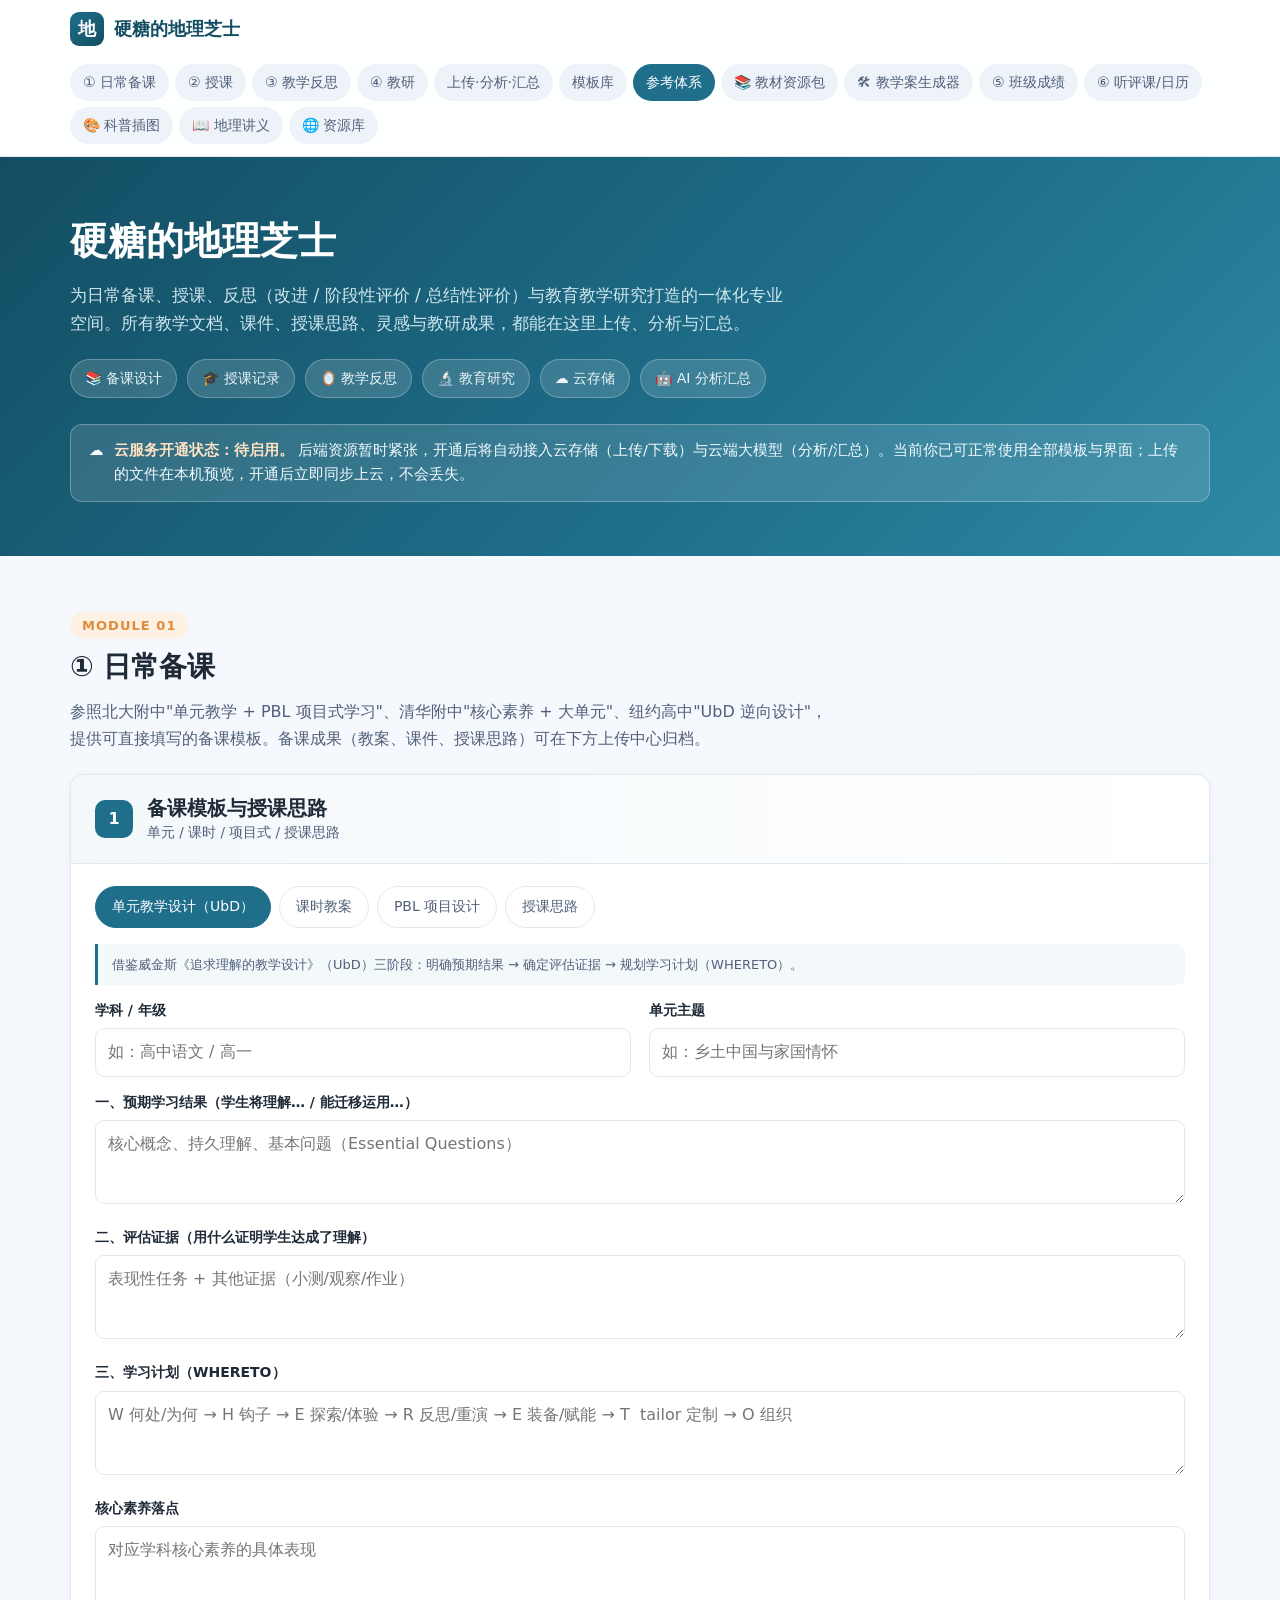
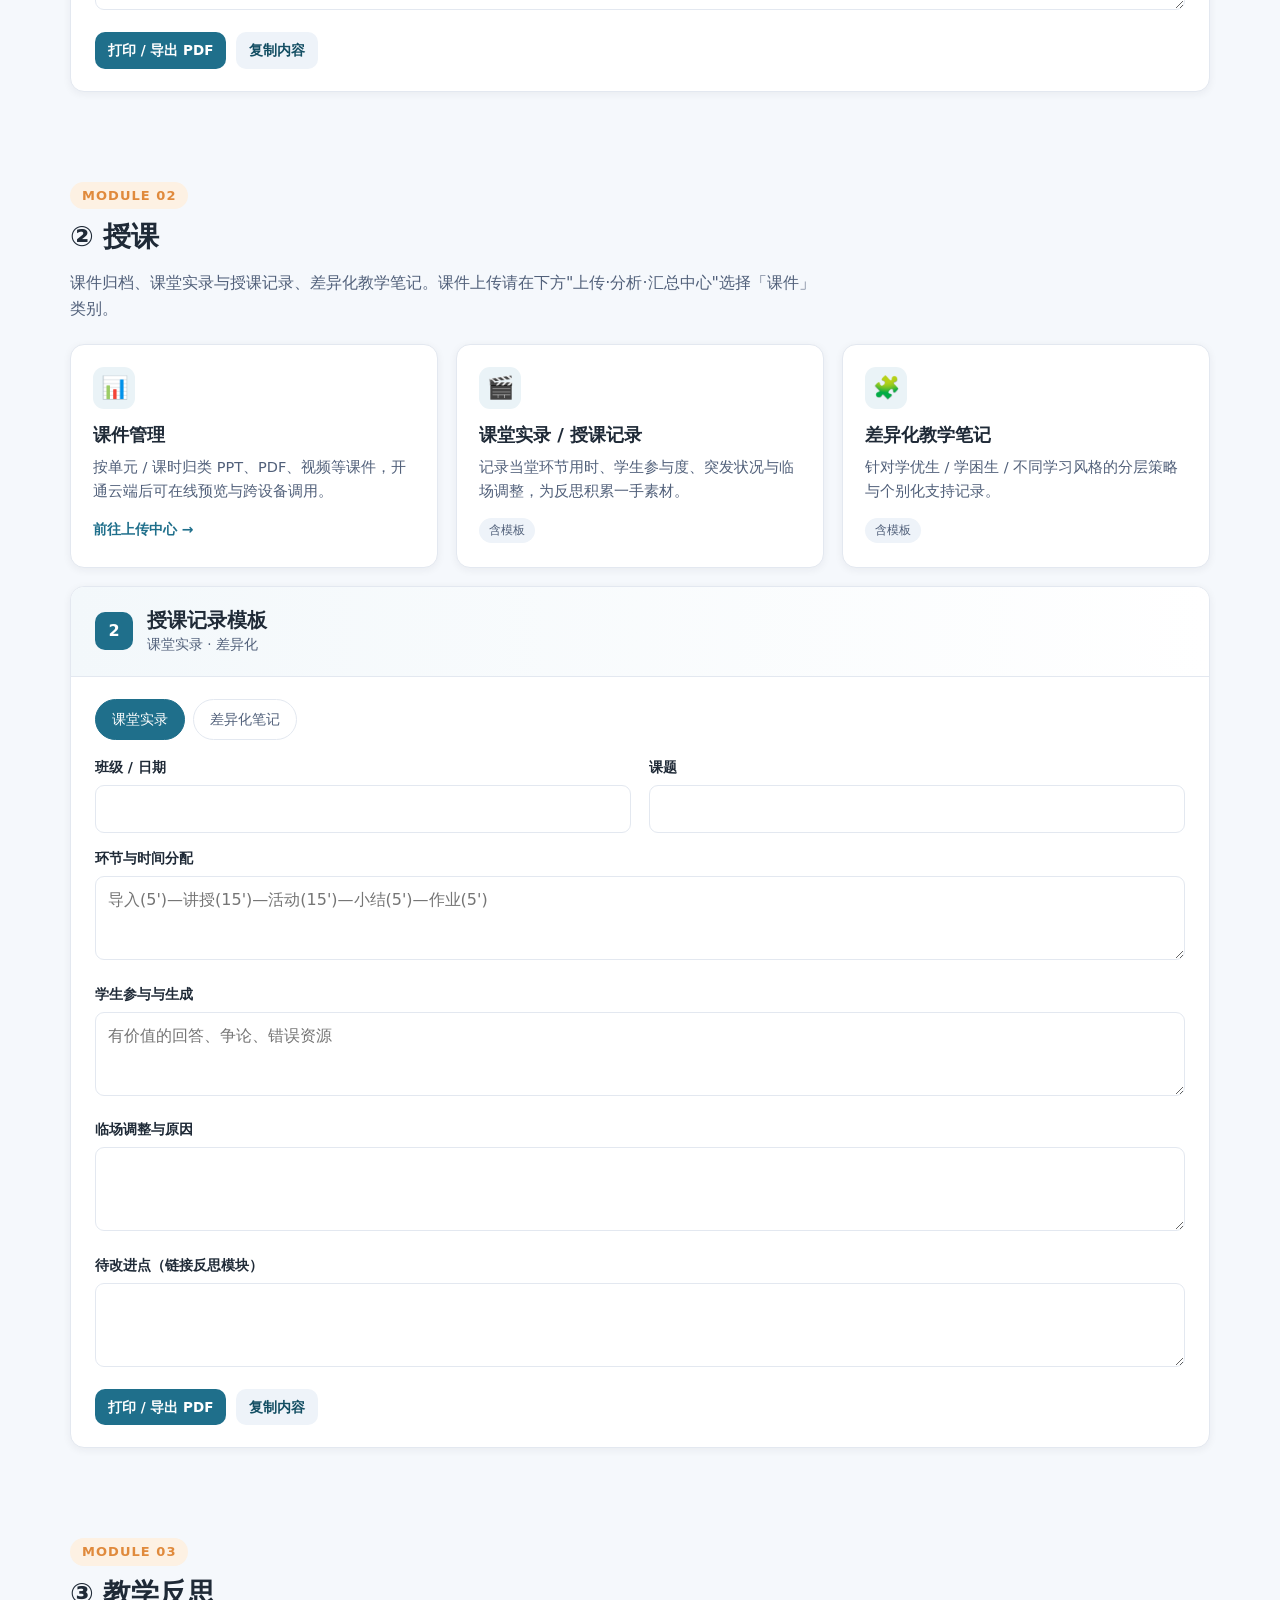
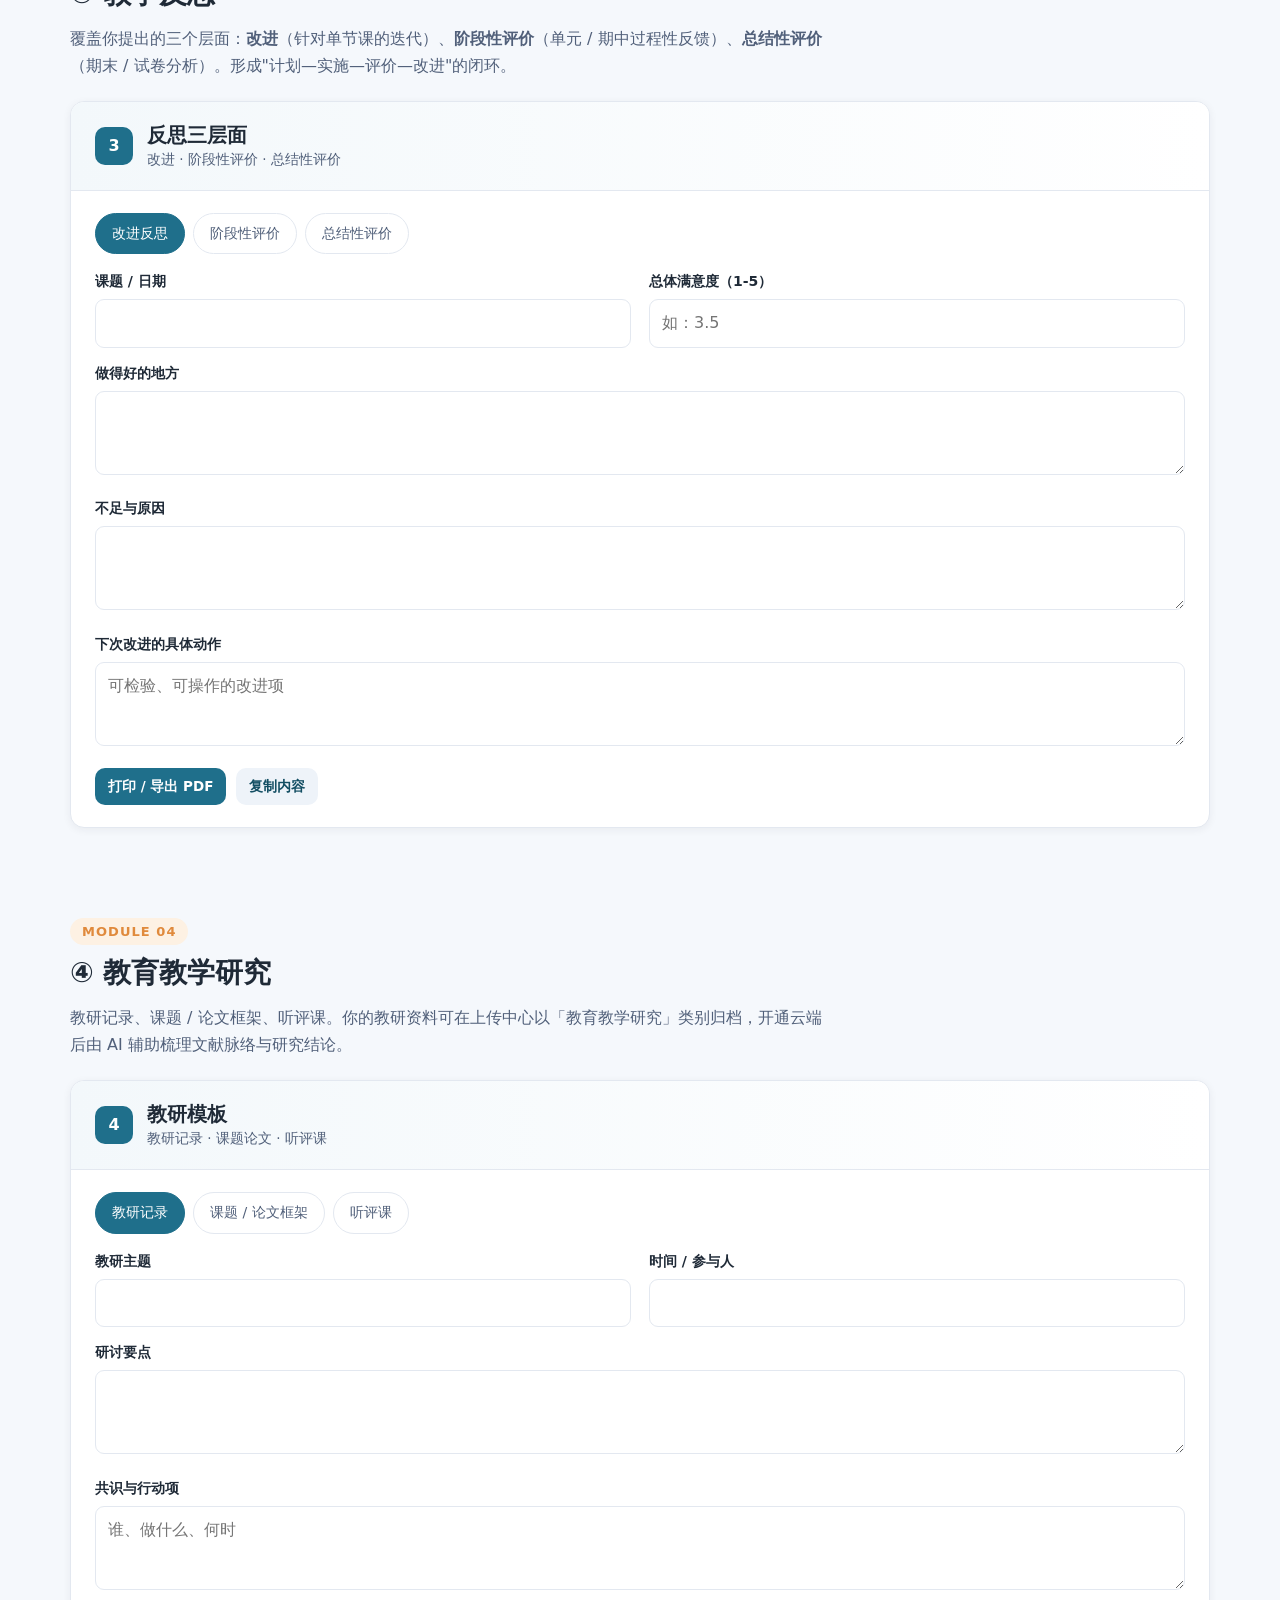
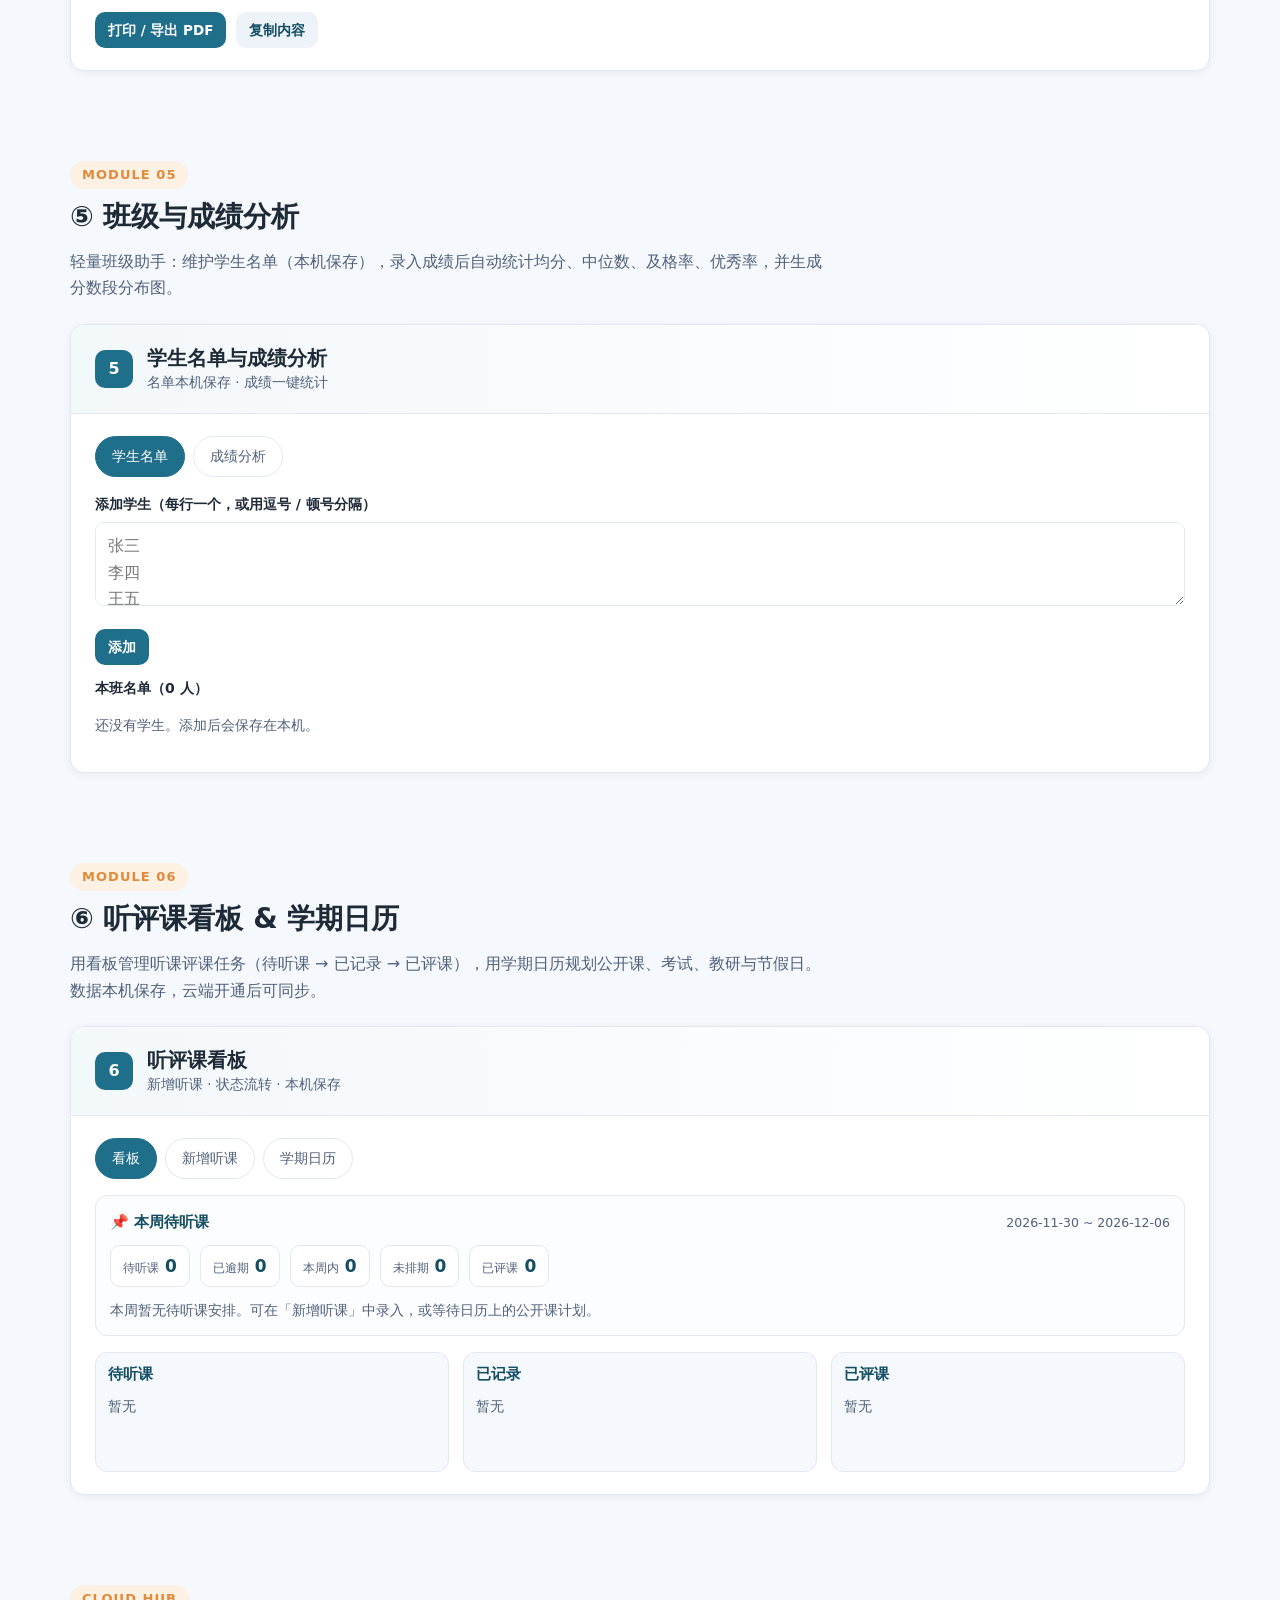
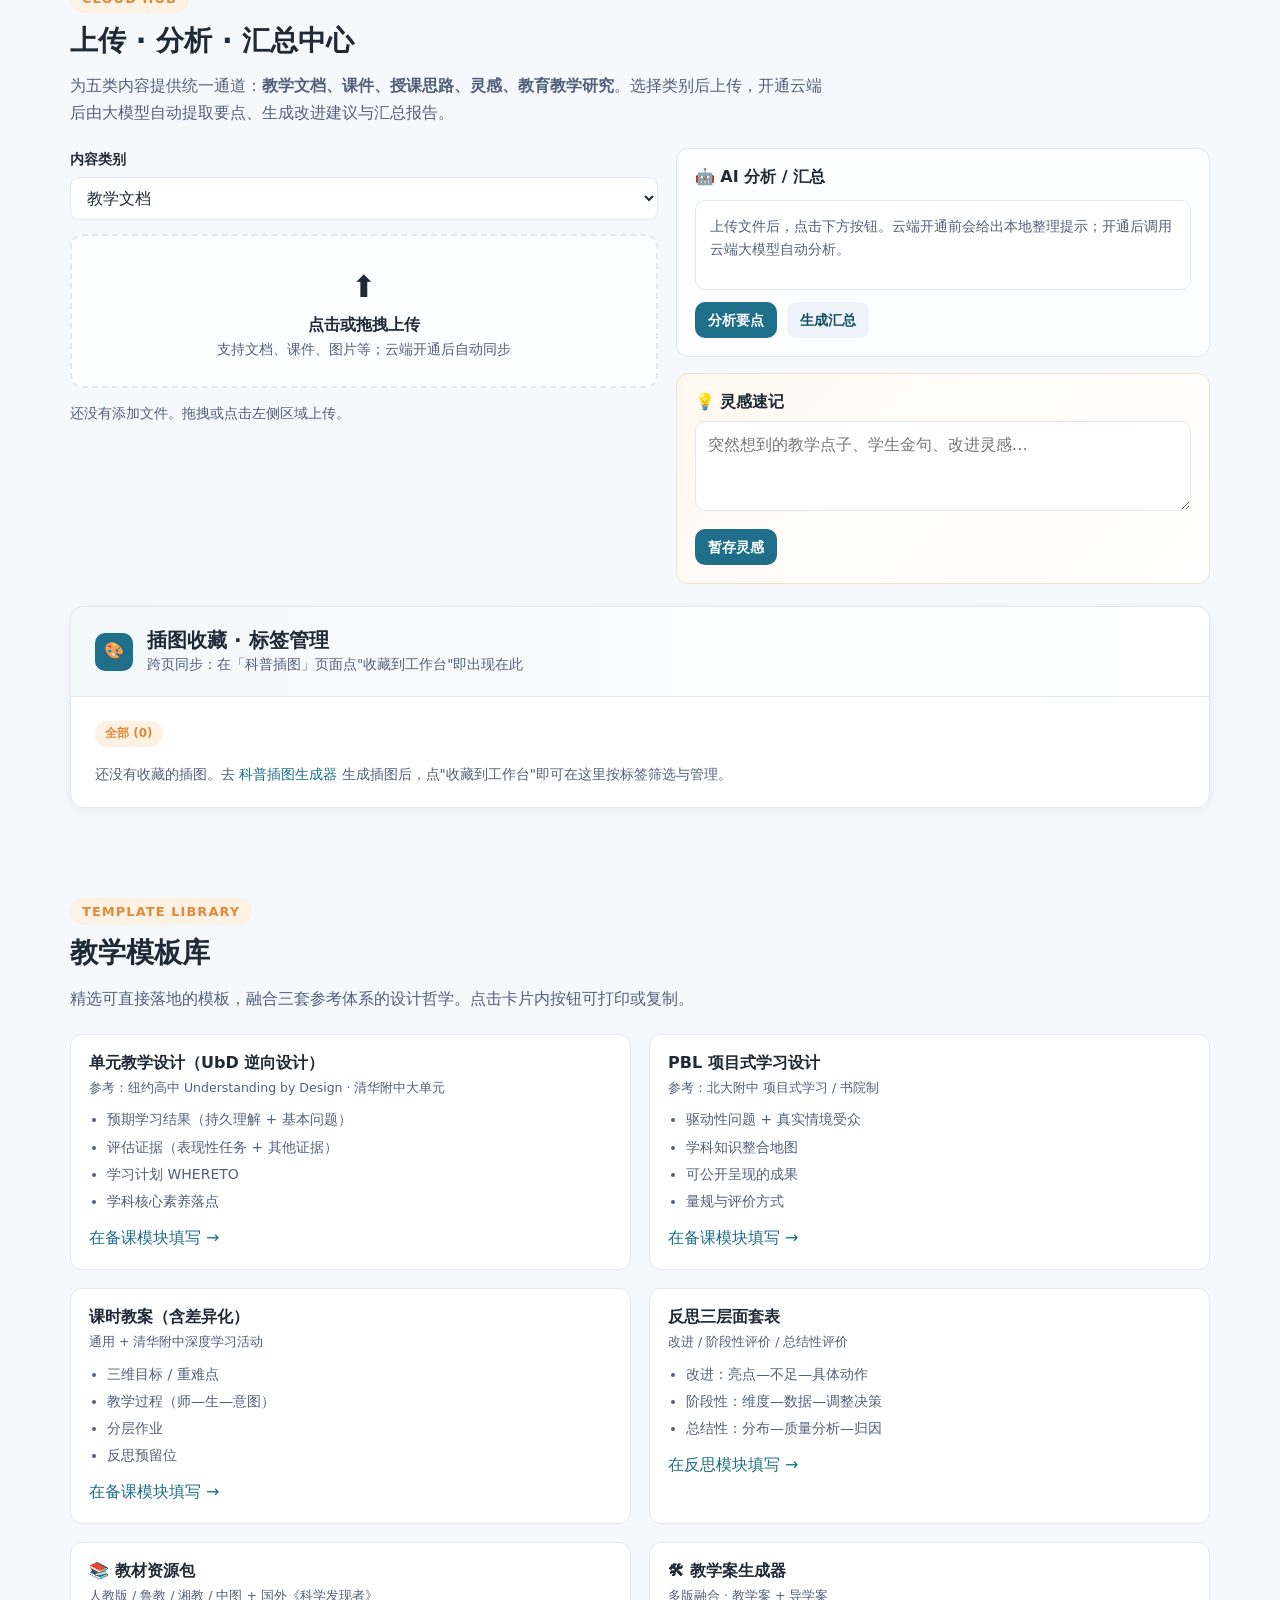
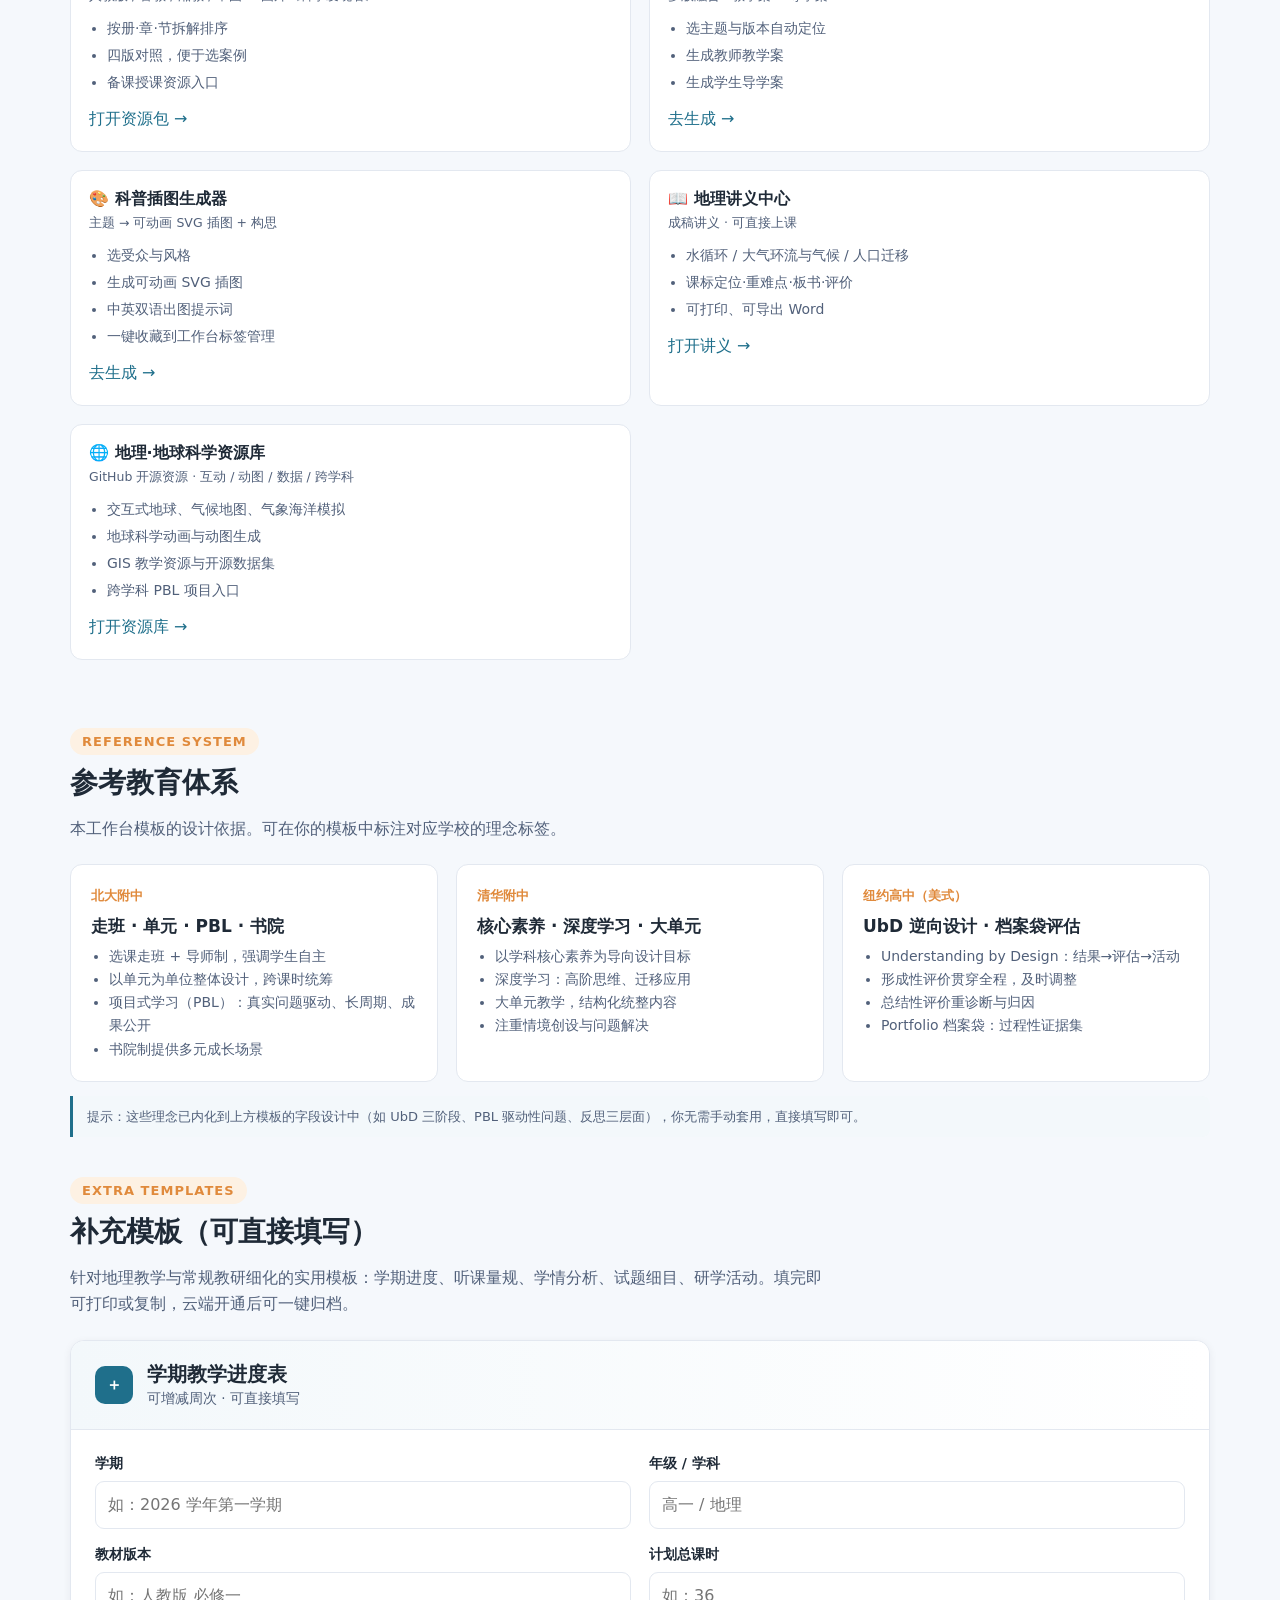
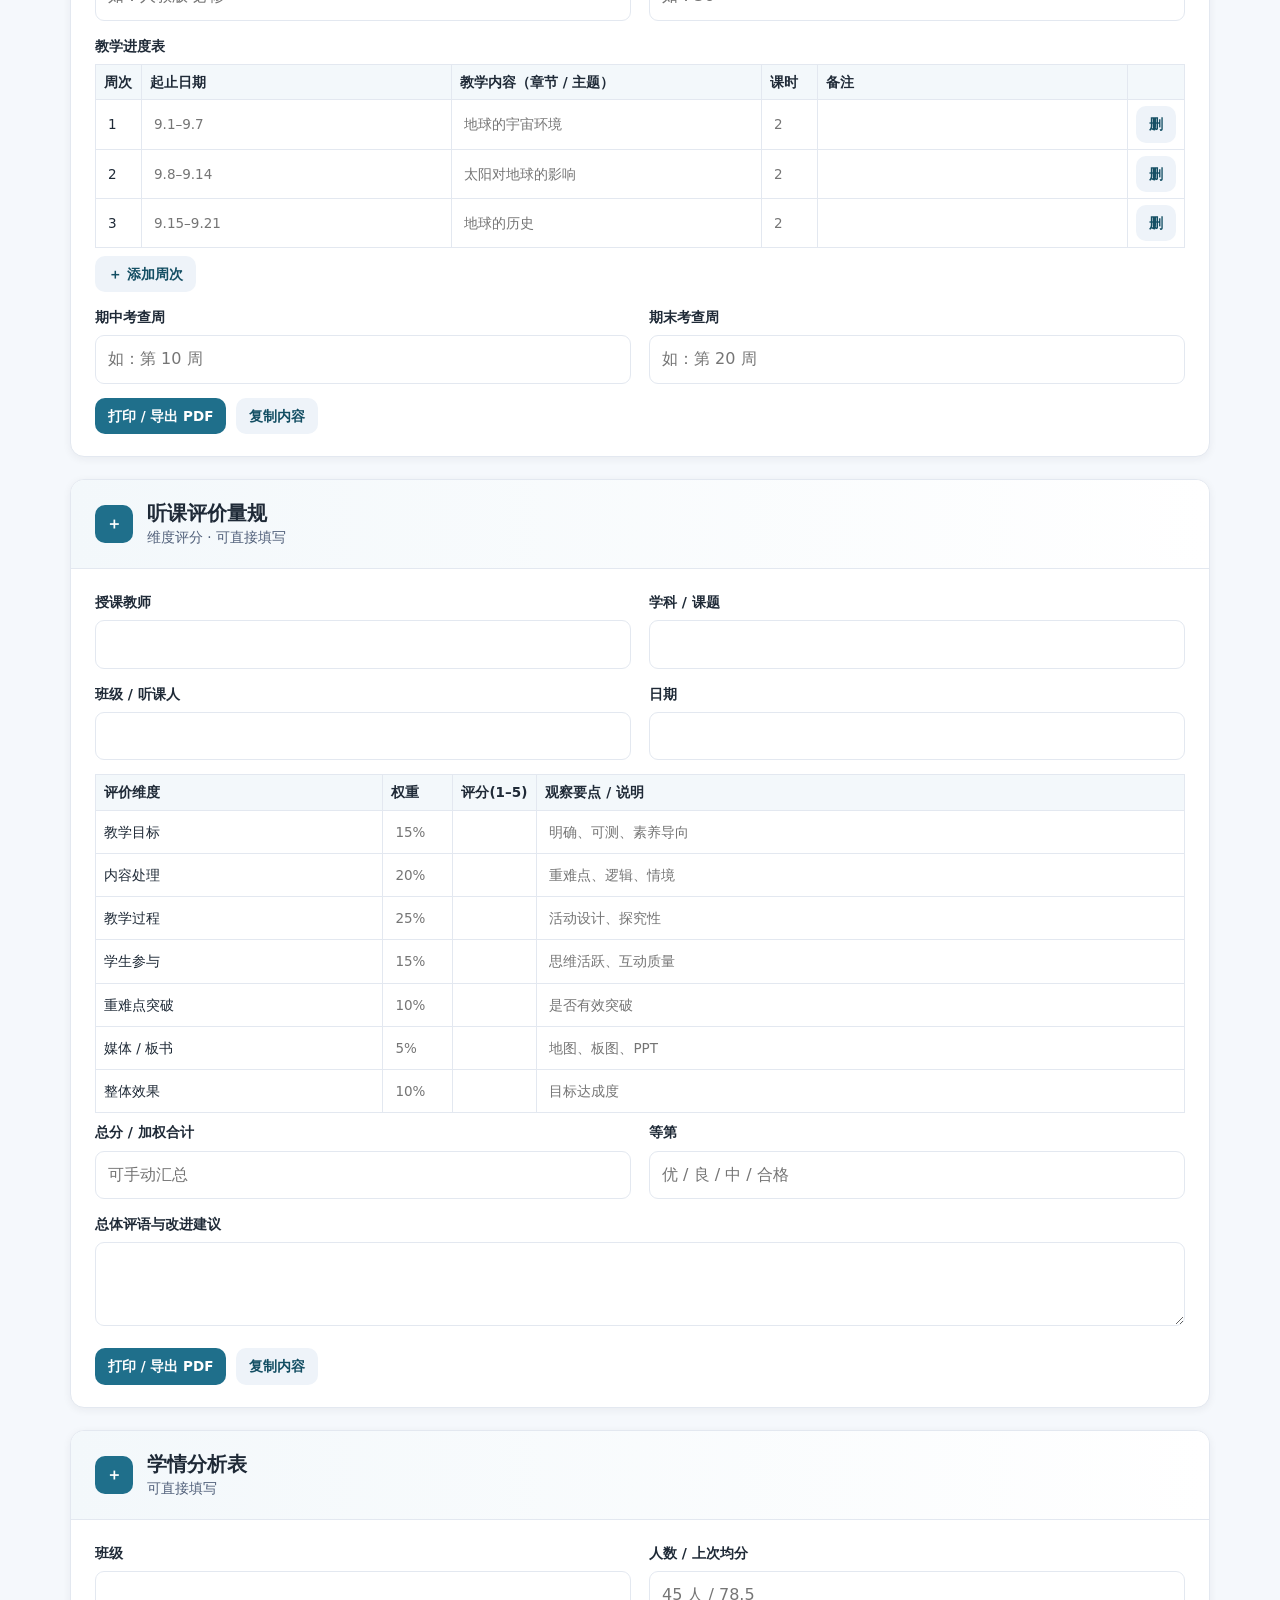
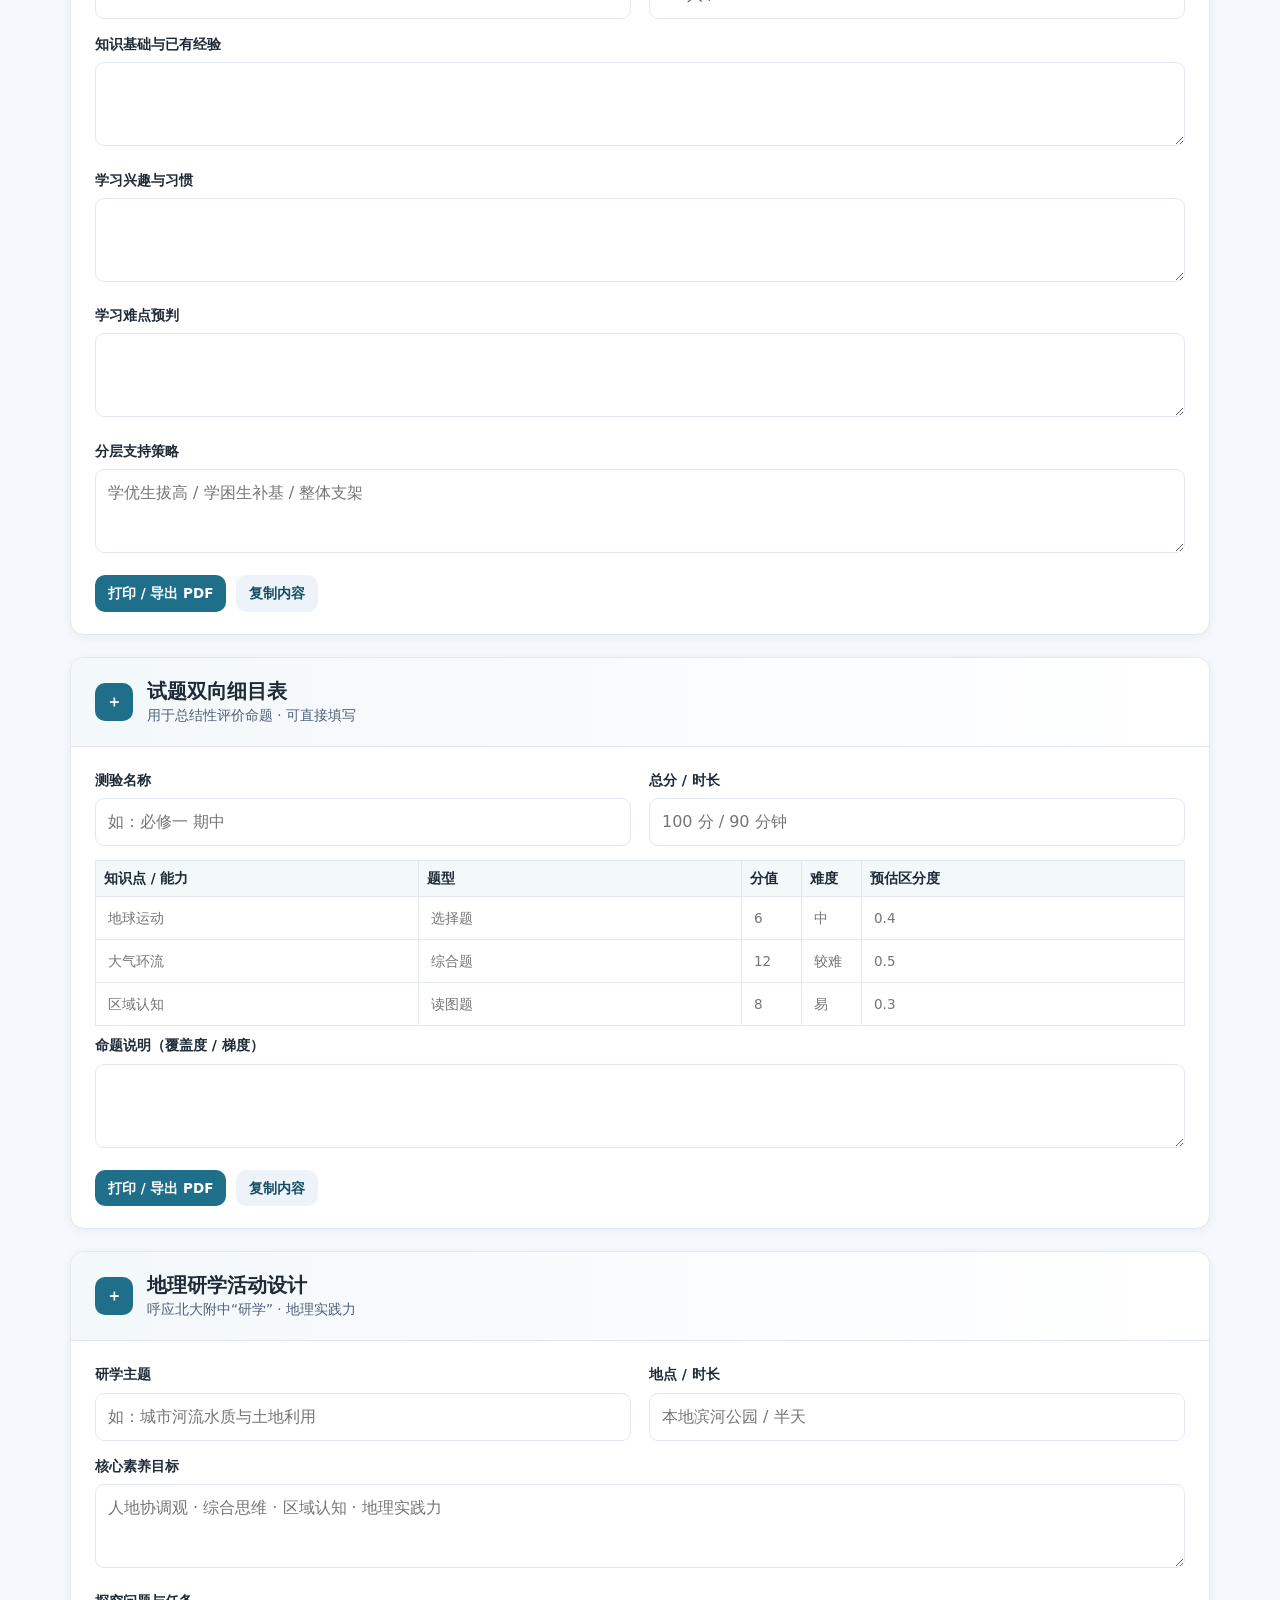
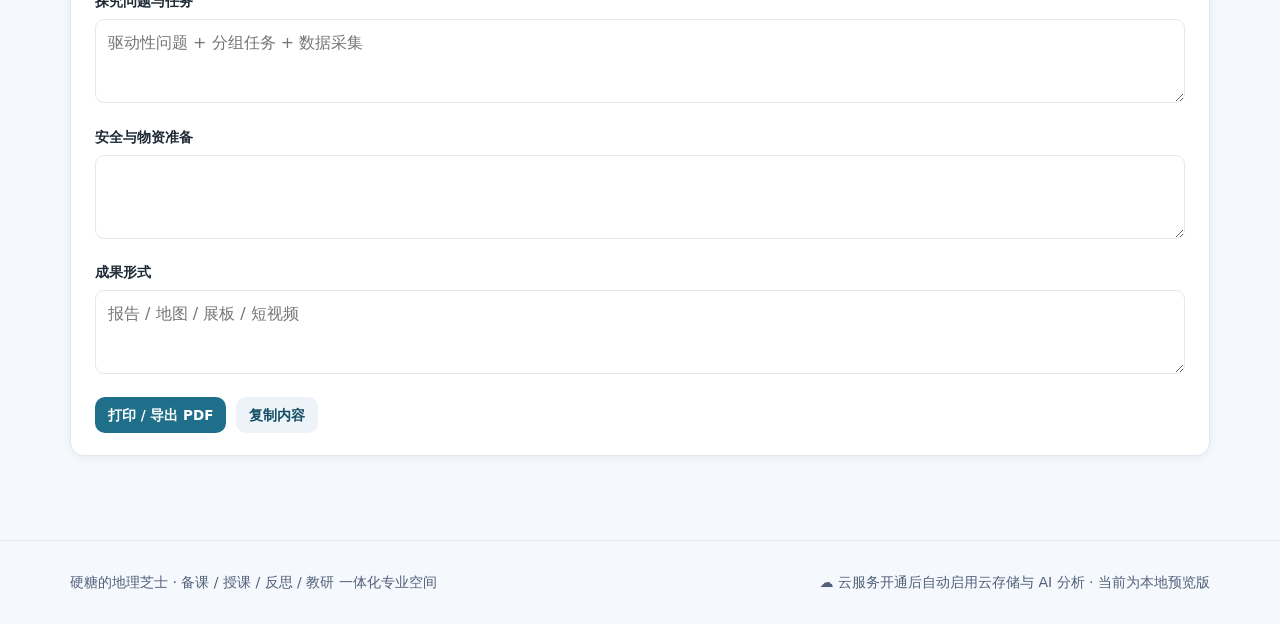
<file: index.html>
<!DOCTYPE html>
<html lang="zh-CN">
<head>
<meta charset="UTF-8" />
<meta name="viewport" content="width=device-width, initial-scale=1.0" />
<title>硬糖的地理芝士 · 备课·授课·反思·教研</title>
<link rel="stylesheet" href="assets/style.css" />
</head>
<body>

<!-- ===== 顶栏 / 总目录 ===== -->
<div class="topbar">
  <div class="topbar-inner">
    <div class="brand"><span class="logo">地</span> 硬糖的地理芝士</div>
    <nav class="toc">
      <a href="#mod-prep">① 日常备课</a>
      <a href="#mod-teach">② 授课</a>
      <a href="#mod-reflect">③ 教学反思</a>
      <a href="#mod-research">④ 教研</a>
      <a href="#hub">上传·分析·汇总</a>
      <a href="#templates">模板库</a>
      <a href="#refs">参考体系</a>
      <a href="textbooks.html">📚 教材资源包</a>
      <a href="lesson-planner.html">🛠 教学案生成器</a>
      <a href="#class">⑤ 班级成绩</a>
      <a href="#kanban">⑥ 听评课/日历</a>
      <a href="science-illustration.html">🎨 科普插图</a>
      <a href="lecture-notes.html">📖 地理讲义</a>
      <a href="resources.html">🌐 资源库</a>
    </nav>
  </div>
</div>

<!-- ===== Hero ===== -->
<header class="hero">
  <div class="hero-inner">
    <h1>硬糖的地理芝士</h1>
    <p>为日常备课、授课、反思（改进 / 阶段性评价 / 总结性评价）与教育教学研究打造的一体化专业空间。所有教学文档、课件、授课思路、灵感与教研成果，都能在这里上传、分析与汇总。</p>
    <div class="hero-tags">
      <span>📚 备课设计</span><span>🎓 授课记录</span><span>🪞 教学反思</span>
      <span>🔬 教育研究</span><span>☁️ 云存储</span><span>🤖 AI 分析汇总</span>
    </div>
    <div class="cloud-banner">
      <span>☁️</span>
      <div><b>云服务开通状态：待启用。</b> 后端资源暂时紧张，开通后将自动接入云存储（上传/下载）与云端大模型（分析/汇总）。当前你已可正常使用全部模板与界面；上传的文件在本机预览，开通后立即同步上云，不会丢失。</div>
    </div>
  </div>
</header>

<main class="wrap">

  <!-- ===== 模块一：日常备课 ===== -->
  <section class="section" id="mod-prep">
    <div class="section-head">
      <span class="kicker">MODULE 01</span>
      <h2>① 日常备课</h2>
      <p>参照北大附中"单元教学 + PBL 项目式学习"、清华附中"核心素养 + 大单元"、纽约高中"UbD 逆向设计"，提供可直接填写的备课模板。备课成果（教案、课件、授课思路）可在下方上传中心归档。</p>
    </div>

    <div class="module">
      <div class="module-head">
        <div class="num">1</div>
        <div><h3>备课模板与授课思路</h3><div class="sub">单元 / 课时 / 项目式 / 授课思路</div></div>
      </div>
      <div class="module-body">
        <div class="tabs">
          <div class="tab active" data-target="prep-unit">单元教学设计（UbD）</div>
          <div class="tab" data-target="prep-lesson">课时教案</div>
          <div class="tab" data-target="prep-pbl">PBL 项目设计</div>
          <div class="tab" data-target="prep-idea">授课思路</div>
        </div>

        <!-- 单元教学设计 -->
        <div class="panel active" id="prep-unit">
          <div class="note">借鉴威金斯《追求理解的教学设计》（UbD）三阶段：明确预期结果 → 确定评估证据 → 规划学习计划（WHERETO）。</div>
          <div id="tpl-unit">
            <div class="form-grid">
              <div class="field"><label>学科 / 年级</label><input type="text" placeholder="如：高中语文 / 高一" /></div>
              <div class="field"><label>单元主题</label><input type="text" placeholder="如：乡土中国与家国情怀" /></div>
            </div>
            <div class="field"><label>一、预期学习结果（学生将理解… / 能迁移运用…）</label><textarea placeholder="核心概念、持久理解、基本问题（Essential Questions）"></textarea></div>
            <div class="field"><label>二、评估证据（用什么证明学生达成了理解）</label><textarea placeholder="表现性任务 + 其他证据（小测/观察/作业）"></textarea></div>
            <div class="field"><label>三、学习计划（WHERETO）</label><textarea placeholder="W 何处/为何 → H 钩子 → E 探索/体验 → R 反思/重演 → E 装备/赋能 → T  tailor 定制 → O 组织"></textarea></div>
            <div class="field"><label>核心素养落点</label><textarea placeholder="对应学科核心素养的具体表现"></textarea></div>
          </div>
          <div class="row"><button class="btn sm" onclick="printTemplate('tpl-unit')">打印 / 导出 PDF</button><button class="btn ghost sm" onclick="copyTemplate('tpl-unit')">复制内容</button></div>
        </div>

        <!-- 课时教案 -->
        <div class="panel" id="prep-lesson">
          <div id="tpl-lesson">
            <div class="form-grid">
              <div class="field"><label>课题</label><input type="text" placeholder="课时名称" /></div>
              <div class="field"><label>课型 / 时长</label><input type="text" placeholder="新授课 / 45 分钟" /></div>
            </div>
            <div class="field"><label>教学目标（知识与能力 / 过程与方法 / 情感态度价值观）</label><textarea></textarea></div>
            <div class="field"><label>教学重点与难点</label><textarea placeholder="重点：…　难点：…"></textarea></div>
            <div class="field"><label>教学过程（导入—新授—活动—小结—作业）</label><textarea placeholder="分环节写明教师活动 / 学生活动 / 设计意图"></textarea></div>
            <div class="field"><label>板书设计</label><textarea></textarea></div>
            <div class="field"><label>分层作业 / 差异化</label><textarea placeholder="基础 / 提高 / 拓展"></textarea></div>
            <div class="field"><label>授课后反思（预留）</label><textarea placeholder="留待模块③填写"></textarea></div>
          </div>
          <div class="row"><button class="btn sm" onclick="printTemplate('tpl-lesson')">打印 / 导出 PDF</button><button class="btn ghost sm" onclick="copyTemplate('tpl-lesson')">复制内容</button></div>
        </div>

        <!-- PBL -->
        <div class="panel" id="prep-pbl">
          <div class="note">北大附中风格：以真实情境中的复杂问题为驱动，长周期探究，形成可公开呈现的成果，过程中接受反馈并迭代。</div>
          <div id="tpl-pbl">
            <div class="field"><label>驱动性问题（Driving Question）</label><textarea placeholder="一个开放、真实、值得持续探究的问题"></textarea></div>
            <div class="field"><label>真实情境与受众</label><textarea placeholder="为谁解决？在什么场景中？"></textarea></div>
            <div class="field"><label>学科知识与能力整合</label><textarea placeholder="跨学科 / 学科内知识地图"></textarea></div>
            <div class="field"><label>核心任务与可呈现成果</label><textarea placeholder="产品 / 方案 / 报告 / 作品 / 服务"></textarea></div>
            <div class="form-grid">
              <div class="field"><label>周期</label><input type="text" placeholder="如：4 周" /></div>
              <div class="field"><label>里程碑节点</label><input type="text" placeholder="阶段检查点" /></div>
            </div>
            <div class="field"><label>评价方式（过程 + 成果）</label><textarea placeholder="量规 Rubric / 同伴互评 / 公开展示"></textarea></div>
          </div>
          <div class="row"><button class="btn sm" onclick="printTemplate('tpl-pbl')">打印 / 导出 PDF</button><button class="btn ghost sm" onclick="copyTemplate('tpl-pbl')">复制内容</button></div>
        </div>

        <!-- 授课思路 -->
        <div class="panel" id="prep-idea">
          <div class="note">"授课思路"是上传中心的五类内容之一，这里快速记录，也可在下方上传中心归档成稿。</div>
          <div id="tpl-idea">
            <div class="field"><label>这节课我想突破的核心</label><textarea placeholder="一句话点明教学立意"></textarea></div>
            <div class="field"><label>主线 / 逻辑链</label><textarea placeholder="由浅入深、由现象到本质的推进路径"></textarea></div>
            <div class="field"><label>关键活动设计</label><textarea placeholder="最能激发学生思维的活动"></textarea></div>
            <div class="field"><label>可能的难点与预案</label><textarea></textarea></div>
          </div>
          <div class="row"><button class="btn sm" onclick="printTemplate('tpl-idea')">打印 / 导出 PDF</button><button class="btn ghost sm" onclick="copyTemplate('tpl-idea')">复制内容</button></div>
        </div>
      </div>
    </div>
  </section>

  <!-- ===== 模块二：授课 ===== -->
  <section class="section" id="mod-teach">
    <div class="section-head">
      <span class="kicker">MODULE 02</span>
      <h2>② 授课</h2>
      <p>课件归档、课堂实录与授课记录、差异化教学笔记。课件上传请在下方"上传·分析·汇总中心"选择「课件」类别。</p>
    </div>
    <div class="grid grid-3">
      <div class="card">
        <div class="ic">📊</div>
        <h3>课件管理</h3>
        <p>按单元 / 课时归类 PPT、PDF、视频等课件，开通云端后可在线预览与跨设备调用。</p>
        <a class="more" href="#hub">前往上传中心 →</a>
      </div>
      <div class="card">
        <div class="ic">🎬</div>
        <h3>课堂实录 / 授课记录</h3>
        <p>记录当堂环节用时、学生参与度、突发状况与临场调整，为反思积累一手素材。</p>
        <span class="tag">含模板</span>
      </div>
      <div class="card">
        <div class="ic">🧩</div>
        <h3>差异化教学笔记</h3>
        <p>针对学优生 / 学困生 / 不同学习风格的分层策略与个别化支持记录。</p>
        <span class="tag">含模板</span>
      </div>
    </div>
    <div class="module" style="margin-top:18px">
      <div class="module-head"><div class="num">2</div><div><h3>授课记录模板</h3><div class="sub">课堂实录 · 差异化</div></div></div>
      <div class="module-body">
        <div class="tabs">
          <div class="tab active" data-target="teach-log">课堂实录</div>
          <div class="tab" data-target="teach-diff">差异化笔记</div>
        </div>
        <div class="panel active" id="teach-log">
          <div id="tpl-teachlog">
            <div class="form-grid">
              <div class="field"><label>班级 / 日期</label><input type="text" /></div>
              <div class="field"><label>课题</label><input type="text" /></div>
            </div>
            <div class="field"><label>环节与时间分配</label><textarea placeholder="导入(5')—讲授(15')—活动(15')—小结(5')—作业(5')"></textarea></div>
            <div class="field"><label>学生参与与生成</label><textarea placeholder="有价值的回答、争论、错误资源"></textarea></div>
            <div class="field"><label>临场调整与原因</label><textarea></textarea></div>
            <div class="field"><label>待改进点（链接反思模块）</label><textarea></textarea></div>
          </div>
          <div class="row"><button class="btn sm" onclick="printTemplate('tpl-teachlog')">打印 / 导出 PDF</button><button class="btn ghost sm" onclick="copyTemplate('tpl-teachlog')">复制内容</button></div>
        </div>
        <div class="panel" id="teach-diff">
          <div id="tpl-diff">
            <div class="field"><label>分层对象</label><input type="text" placeholder="学优生 / 学困生 / 视觉型…" /></div>
            <div class="field"><label>支持策略</label><textarea placeholder="任务难度、脚手架、分组、资源"></textarea></div>
            <div class="field"><label>效果观察</label><textarea></textarea></div>
          </div>
          <div class="row"><button class="btn sm" onclick="printTemplate('tpl-diff')">打印 / 导出 PDF</button><button class="btn ghost sm" onclick="copyTemplate('tpl-diff')">复制内容</button></div>
        </div>
      </div>
    </div>
  </section>

  <!-- ===== 模块三：教学反思 ===== -->
  <section class="section" id="mod-reflect">
    <div class="section-head">
      <span class="kicker">MODULE 03</span>
      <h2>③ 教学反思</h2>
      <p>覆盖你提出的三个层面：<b>改进</b>（针对单节课的迭代）、<b>阶段性评价</b>（单元 / 期中过程性反馈）、<b>总结性评价</b>（期末 / 试卷分析）。形成"计划—实施—评价—改进"的闭环。</p>
    </div>
    <div class="module">
      <div class="module-head"><div class="num">3</div><div><h3>反思三层面</h3><div class="sub">改进 · 阶段性评价 · 总结性评价</div></div></div>
      <div class="module-body">
        <div class="tabs">
          <div class="tab active" data-target="rf-imp">改进反思</div>
          <div class="tab" data-target="rf-form">阶段性评价</div>
          <div class="tab" data-target="rf-sum">总结性评价</div>
        </div>
        <div class="panel active" id="rf-imp">
          <div id="tpl-rfimp">
            <div class="form-grid">
              <div class="field"><label>课题 / 日期</label><input type="text" /></div>
              <div class="field"><label>总体满意度（1-5）</label><input type="text" placeholder="如：3.5" /></div>
            </div>
            <div class="field"><label>做得好的地方</label><textarea></textarea></div>
            <div class="field"><label>不足与原因</label><textarea></textarea></div>
            <div class="field"><label>下次改进的具体动作</label><textarea placeholder="可检验、可操作的改进项"></textarea></div>
          </div>
          <div class="row"><button class="btn sm" onclick="printTemplate('tpl-rfimp')">打印 / 导出 PDF</button><button class="btn ghost sm" onclick="copyTemplate('tpl-rfimp')">复制内容</button></div>
        </div>
        <div class="panel" id="rf-form">
          <div class="note">阶段性评价 = 形成性评价（Formative）：在学习过程中收集证据、及时调整。参考纽约高中档案袋（Portfolio）评估思路。</div>
          <div id="tpl-rfform">
            <div class="field"><label>评价周期 / 单元</label><input type="text" placeholder="如：第二单元 期中前" /></div>
            <div class="field"><label>评价维度与工具</label><textarea placeholder="课堂观察 / 小测 / 作业 / 表现性任务 / 自评互评"></textarea></div>
            <div class="field"><label>数据汇总（达标率、典型错因）</label><textarea></textarea></div>
            <div class="field"><label>对教学的调整决策</label><textarea placeholder="下一步教什么、怎么教"></textarea></div>
          </div>
          <div class="row"><button class="btn sm" onclick="printTemplate('tpl-rfform')">打印 / 导出 PDF</button><button class="btn ghost sm" onclick="copyTemplate('tpl-rfform')">复制内容</button></div>
        </div>
        <div class="panel" id="rf-sum">
          <div class="note">总结性评价（Summative）：单元 / 期末的学业成就判定，重在诊断与归因，反哺下阶段教学。</div>
          <div id="tpl-rfsum">
            <div class="field"><label>评价名称 / 范围</label><input type="text" placeholder="如：期末统考 / 模块测试" /></div>
            <div class="field"><label>成绩分布与达标情况</label><textarea placeholder="分数段、优秀率、及格率"></textarea></div>
            <div class="field"><label>试卷 / 任务质量分析</label><textarea placeholder="信度、难度、区分度、知识点覆盖"></textarea></div>
            <div class="field"><label>归因与教学改进建议</label><textarea></textarea></div>
          </div>
          <div class="row"><button class="btn sm" onclick="printTemplate('tpl-rfsum')">打印 / 导出 PDF</button><button class="btn ghost sm" onclick="copyTemplate('tpl-rfsum')">复制内容</button></div>
        </div>
      </div>
    </div>
  </section>

  <!-- ===== 模块四：教育教学研究 ===== -->
  <section class="section" id="mod-research">
    <div class="section-head">
      <span class="kicker">MODULE 04</span>
      <h2>④ 教育教学研究</h2>
      <p>教研记录、课题 / 论文框架、听评课。你的教研资料可在上传中心以「教育教学研究」类别归档，开通云端后由 AI 辅助梳理文献脉络与研究结论。</p>
    </div>
    <div class="module">
      <div class="module-head"><div class="num">4</div><div><h3>教研模板</h3><div class="sub">教研记录 · 课题论文 · 听评课</div></div></div>
      <div class="module-body">
        <div class="tabs">
          <div class="tab active" data-target="rs-log">教研记录</div>
          <div class="tab" data-target="rs-paper">课题 / 论文框架</div>
          <div class="tab" data-target="rs-observe">听评课</div>
        </div>
        <div class="panel active" id="rs-log">
          <div id="tpl-rslog">
            <div class="form-grid">
              <div class="field"><label>教研主题</label><input type="text" /></div>
              <div class="field"><label>时间 / 参与人</label><input type="text" /></div>
            </div>
            <div class="field"><label>研讨要点</label><textarea></textarea></div>
            <div class="field"><label>共识与行动项</label><textarea placeholder="谁、做什么、何时"></textarea></div>
          </div>
          <div class="row"><button class="btn sm" onclick="printTemplate('tpl-rslog')">打印 / 导出 PDF</button><button class="btn ghost sm" onclick="copyTemplate('tpl-rslog')">复制内容</button></div>
        </div>
        <div class="panel" id="rs-paper">
          <div id="tpl-rspaper">
            <div class="field"><label>研究问题</label><textarea placeholder="清晰、可研究、有价值"></textarea></div>
            <div class="field"><label>文献综述要点</label><textarea></textarea></div>
            <div class="field"><label>研究方法</label><textarea placeholder="行动研究 / 实验 / 案例分析…"></textarea></div>
            <div class="field"><label>预期成果与提纲</label><textarea placeholder="一、二、三…级标题框架"></textarea></div>
          </div>
          <div class="row"><button class="btn sm" onclick="printTemplate('tpl-rspaper')">打印 / 导出 PDF</button><button class="btn ghost sm" onclick="copyTemplate('tpl-rspaper')">复制内容</button></div>
        </div>
        <div class="panel" id="rs-observe">
          <div id="tpl-rsobs">
            <div class="form-grid">
              <div class="field"><label>授课教师 / 课题</label><input type="text" /></div>
              <div class="field"><label>观察焦点</label><input type="text" placeholder="如：提问质量" /></div>
            </div>
            <div class="field"><label>课堂观察记录</label><textarea></textarea></div>
            <div class="field"><label>亮点与建议（建设性）</label><textarea></textarea></div>
          </div>
          <div class="row"><button class="btn sm" onclick="printTemplate('tpl-rsobs')">打印 / 导出 PDF</button><button class="btn ghost sm" onclick="copyTemplate('tpl-rsobs')">复制内容</button></div>
        </div>
      </div>
    </div>
  </section>

  <!-- ===== 模块五：班级与成绩分析 ===== -->
  <section class="section" id="class">
    <div class="section-head">
      <span class="kicker">MODULE 05</span>
      <h2>⑤ 班级与成绩分析</h2>
      <p>轻量班级助手：维护学生名单（本机保存），录入成绩后自动统计均分、中位数、及格率、优秀率，并生成分数段分布图。</p>
    </div>
    <div class="module">
      <div class="module-head"><div class="num">5</div><div><h3>学生名单与成绩分析</h3><div class="sub">名单本机保存 · 成绩一键统计</div></div></div>
      <div class="module-body">
        <div class="tabs">
          <div class="tab active" data-target="cls-roster">学生名单</div>
          <div class="tab" data-target="cls-grade">成绩分析</div>
        </div>
        <div class="panel active" id="cls-roster">
          <div class="field"><label>添加学生（每行一个，或用逗号 / 顿号分隔）</label><textarea id="rosterInput" placeholder="张三&#10;李四&#10;王五"></textarea></div>
          <div class="row"><button class="btn sm" id="rosterAdd" type="button">添加</button><span class="empty-hint" id="rosterMsg"></span></div>
          <div class="field" style="margin-top:12px"><label>本班名单（<span id="rosterCount">0</span> 人）</label><div class="filelist" id="rosterList"></div></div>
        </div>
        <div class="panel" id="cls-grade">
          <div class="field"><label>录入成绩（每行一个分数，或逗号分隔；可与名单人数不一致）</label><textarea id="gradeInput" placeholder="85&#10;92&#10;76&#10;68&#10;..."></textarea></div>
          <div class="row"><button class="btn sm" id="gradeCalc" type="button">分析</button></div>
          <div id="gradeResult" class="analysis" style="margin-top:14px;display:none">
            <h4>📊 成绩统计</h4>
            <div id="gradeStats" class="out" style="min-height:auto"></div>
            <div id="gradeBars" style="margin-top:14px"></div>
          </div>
        </div>
      </div>
    </div>
  </section>

  <!-- ===== 模块六：听评课看板 & 学期日历 ===== -->
  <section class="section" id="kanban">
    <div class="section-head">
      <span class="kicker">MODULE 06</span>
      <h2>⑥ 听评课看板 & 学期日历</h2>
      <p>用看板管理听课评课任务（待听课 → 已记录 → 已评课），用学期日历规划公开课、考试、教研与节假日。数据本机保存，云端开通后可同步。</p>
    </div>
    <div class="module">
      <div class="module-head"><div class="num">6</div><div><h3>听评课看板</h3><div class="sub">新增听课 · 状态流转 · 本机保存</div></div></div>
      <div class="module-body">
        <div class="tabs">
          <div class="tab active" data-target="kb-board">看板</div>
          <div class="tab" data-target="kb-add">新增听课</div>
          <div class="tab" data-target="kb-cal">学期日历</div>
        </div>

        <!-- 新增听课 -->
        <div class="panel" id="kb-add">
          <div class="form-grid">
            <div class="field"><label>授课教师</label><input id="obTeacher" type="text" placeholder="如：李老师" /></div>
            <div class="field"><label>课题</label><input id="obTopic" type="text" placeholder="如：洋流对地理环境的影响" /></div>
            <div class="field"><label>班级</label><input id="obClass" type="text" placeholder="如：高一(3)班" /></div>
            <div class="field"><label>日期</label><input id="obDate" type="date" /></div>
          </div>
          <div class="field"><label>观察焦点</label><input id="obFocus" type="text" placeholder="如：提问质量 / 学生活动设计 / 重难点突破" /></div>
          <div class="row"><button class="btn sm" id="obAdd" type="button">添加到看板</button><span class="empty-hint" id="obMsg"></span></div>
        </div>

        <!-- 看板 -->
        <div class="panel active" id="kb-board">
          <div class="kb-week" id="kbWeek"></div>
          <div class="kanban">
            <div class="kb-col"><h4>待听课</h4><div class="kb-list" id="kb-todo"></div></div>
            <div class="kb-col"><h4>已记录</h4><div class="kb-list" id="kb-logged"></div></div>
            <div class="kb-col"><h4>已评课</h4><div class="kb-list" id="kb-reviewed"></div></div>
          </div>
        </div>

        <!-- 学期日历 -->
        <div class="panel" id="kb-cal">
          <div class="cal-head">
            <button class="btn ghost sm" id="calPrev" type="button">‹</button>
            <span id="calTitle"></span>
            <button class="btn ghost sm" id="calNext" type="button">›</button>
          </div>
          <div class="cal-grid" id="calGrid"></div>
          <div class="cal-form">
            <div class="form-grid">
              <div class="field"><label>日期</label><input id="calDate" type="date" /></div>
              <div class="field"><label>类型</label>
                <select id="calType">
                  <option>公开课</option><option>考试</option><option>教研</option><option>节假日</option><option>其他</option>
                </select>
              </div>
            </div>
            <div class="field"><label>标题</label><input id="calTitleIn" type="text" placeholder="如：期中统考 / 校级公开课" /></div>
            <div class="field"><label>备注</label><textarea id="calNote" rows="2" placeholder="可选"></textarea></div>
            <div class="row">
              <button class="btn sm" id="calAdd" type="button">添加事件</button>
              <button class="btn ghost sm" id="calClear" type="button">清除本月事件</button>
            </div>
            <div class="cal-legend">
              <span><i style="background:#e08a3c"></i>公开课</span>
              <span><i style="background:#c0492f"></i>考试</span>
              <span><i style="background:#1f6f8b"></i>教研</span>
              <span><i style="background:#2f9e6f"></i>节假日</span>
              <span><i style="background:#8a94a6"></i>其他</span>
            </div>
          </div>
          <div id="calEventList" style="margin-top:14px"></div>
        </div>
      </div>
    </div>
  </section>

  <!-- ===== 上传 · 分析 · 汇总中心 ===== -->
  <section class="section" id="hub">
    <div class="section-head">
      <span class="kicker">CLOUD HUB</span>
      <h2>上传 · 分析 · 汇总中心</h2>
      <p>为五类内容提供统一通道：<b>教学文档、课件、授课思路、灵感、教育教学研究</b>。选择类别后上传，开通云端后由大模型自动提取要点、生成改进建议与汇总报告。</p>
    </div>
    <div class="upload-hub">
      <div>
        <div class="field">
          <label>内容类别</label>
          <select id="contentType">
            <option>教学文档</option>
            <option>课件</option>
            <option>授课思路</option>
            <option>灵感</option>
            <option>教育教学研究</option>
          </select>
        </div>
        <div class="drop" id="drop">
          <div class="big">⬆️</div>
          <div><b>点击或拖拽上传</b></div>
          <div class="empty-hint">支持文档、课件、图片等；云端开通后自动同步</div>
          <input type="file" id="fileInput" multiple hidden />
        </div>
        <div class="filelist" id="fileList"></div>
      </div>
      <div>
        <div class="analysis">
          <h4>🤖 AI 分析 / 汇总</h4>
          <div class="out" id="analysisOut">上传文件后，点击下方按钮。云端开通前会给出本地整理提示；开通后调用云端大模型自动分析。</div>
          <div class="row" style="margin-top:12px">
            <button class="btn sm" id="analyzeBtn">分析要点</button>
            <button class="btn ghost sm" id="summarizeBtn">生成汇总</button>
          </div>
        </div>
        <div class="inspire" style="margin-top:16px">
          <h4 style="margin:0 0 8px">💡 灵感速记</h4>
          <textarea id="inspireInput" placeholder="突然想到的教学点子、学生金句、改进灵感…"></textarea>
          <div class="row" style="margin-top:10px">
            <button class="btn sm" id="inspireSave">暂存灵感</button>
            <span class="saved" id="inspireMsg"></span>
          </div>
        </div>
      </div>
    </div>

    <!-- 插图收藏 · 标签管理 -->
    <div class="module" id="illLib" style="margin-top:22px">
      <div class="module-head"><div class="num">🎨</div><div><h3>插图收藏 · 标签管理</h3><div class="sub">跨页同步：在「科普插图」页面点"收藏到工作台"即出现在此</div></div></div>
      <div class="module-body">
        <div class="row" id="illTags" style="margin-bottom:14px"></div>
        <div class="grid grid-3" id="illGrid"></div>
        <div id="illEmpty" class="empty-hint">还没有收藏的插图。去 <a href="science-illustration.html">科普插图生成器</a> 生成插图后，点"收藏到工作台"即可在这里按标签筛选与管理。</div>
      </div>
    </div>
  </section>

  <!-- ===== 模板库 ===== -->
  <section class="section" id="templates">
    <div class="section-head">
      <span class="kicker">TEMPLATE LIBRARY</span>
      <h2>教学模板库</h2>
      <p>精选可直接落地的模板，融合三套参考体系的设计哲学。点击卡片内按钮可打印或复制。</p>
    </div>
    <div class="grid grid-2">
      <div class="template">
        <div class="t-head"><h4>单元教学设计（UbD 逆向设计）</h4></div>
        <div class="refline">参考：纽约高中 Understanding by Design · 清华附中大单元</div>
        <ul><li>预期学习结果（持久理解 + 基本问题）</li><li>评估证据（表现性任务 + 其他证据）</li><li>学习计划 WHERETO</li><li>学科核心素养落点</li></ul>
        <a class="more" href="#mod-prep" onclick="document.querySelector('#prep-unit').scrollIntoView()">在备课模块填写 →</a>
      </div>
      <div class="template">
        <div class="t-head"><h4>PBL 项目式学习设计</h4></div>
        <div class="refline">参考：北大附中 项目式学习 / 书院制</div>
        <ul><li>驱动性问题 + 真实情境受众</li><li>学科知识整合地图</li><li>可公开呈现的成果</li><li>量规与评价方式</li></ul>
        <a class="more" href="#mod-prep" onclick="document.querySelector('#prep-pbl').scrollIntoView()">在备课模块填写 →</a>
      </div>
      <div class="template">
        <div class="t-head"><h4>课时教案（含差异化）</h4></div>
        <div class="refline">通用 + 清华附中深度学习活动</div>
        <ul><li>三维目标 / 重难点</li><li>教学过程（师—生—意图）</li><li>分层作业</li><li>反思预留位</li></ul>
        <a class="more" href="#mod-prep" onclick="document.querySelector('#prep-lesson').scrollIntoView()">在备课模块填写 →</a>
      </div>
      <div class="template">
        <div class="t-head"><h4>反思三层面套表</h4></div>
        <div class="refline">改进 / 阶段性评价 / 总结性评价</div>
        <ul><li>改进：亮点—不足—具体动作</li><li>阶段性：维度—数据—调整决策</li><li>总结性：分布—质量分析—归因</li></ul>
        <a class="more" href="#mod-reflect">在反思模块填写 →</a>
      </div>
      <div class="template">
        <div class="t-head"><h4>📚 教材资源包</h4></div>
        <div class="refline">人教版 / 鲁教 / 湘教 / 中图 + 国外《科学发现者》</div>
        <ul><li>按册·章·节拆解排序</li><li>四版对照，便于选案例</li><li>备课授课资源入口</li></ul>
        <a class="more" href="textbooks.html">打开资源包 →</a>
      </div>
      <div class="template">
        <div class="t-head"><h4>🛠 教学案生成器</h4></div>
        <div class="refline">多版融合 · 教学案 + 导学案</div>
        <ul><li>选主题与版本自动定位</li><li>生成教师教学案</li><li>生成学生导学案</li></ul>
        <a class="more" href="lesson-planner.html">去生成 →</a>
      </div>
      <div class="template">
        <div class="t-head"><h4>🎨 科普插图生成器</h4></div>
        <div class="refline">主题 → 可动画 SVG 插图 + 构思</div>
        <ul><li>选受众与风格</li><li>生成可动画 SVG 插图</li><li>中英双语出图提示词</li><li>一键收藏到工作台标签管理</li></ul>
        <a class="more" href="science-illustration.html">去生成 →</a>
      </div>
      <div class="template">
        <div class="t-head"><h4>📖 地理讲义中心</h4></div>
        <div class="refline">成稿讲义 · 可直接上课</div>
        <ul><li>水循环 / 大气环流与气候 / 人口迁移</li><li>课标定位·重难点·板书·评价</li><li>可打印、可导出 Word</li></ul>
        <a class="more" href="lecture-notes.html">打开讲义 →</a>
      </div>
      <div class="template">
        <div class="t-head"><h4>🌐 地理·地球科学资源库</h4></div>
        <div class="refline">GitHub 开源资源 · 互动 / 动图 / 数据 / 跨学科</div>
        <ul><li>交互式地球、气候地图、气象海洋模拟</li><li>地球科学动画与动图生成</li><li>GIS 教学资源与开源数据集</li><li>跨学科 PBL 项目入口</li></ul>
        <a class="more" href="resources.html">打开资源库 →</a>
      </div>
    </div>
  </section>

  <!-- ===== 参考体系 ===== -->
  <section class="section" id="refs">
    <div class="section-head">
      <span class="kicker">REFERENCE SYSTEM</span>
      <h2>参考教育体系</h2>
      <p>本工作台模板的设计依据。可在你的模板中标注对应学校的理念标签。</p>
    </div>
    <div class="grid grid-3">
      <div class="refcard">
        <div class="school">北大附中</div>
        <h4>走班 · 单元 · PBL · 书院</h4>
        <ul>
          <li>选课走班 + 导师制，强调学生自主</li>
          <li>以单元为单位整体设计，跨课时统筹</li>
          <li>项目式学习（PBL）：真实问题驱动、长周期、成果公开</li>
          <li>书院制提供多元成长场景</li>
        </ul>
      </div>
      <div class="refcard">
        <div class="school">清华附中</div>
        <h4>核心素养 · 深度学习 · 大单元</h4>
        <ul>
          <li>以学科核心素养为导向设计目标</li>
          <li>深度学习：高阶思维、迁移应用</li>
          <li>大单元教学，结构化统整内容</li>
          <li>注重情境创设与问题解决</li>
        </ul>
      </div>
      <div class="refcard">
        <div class="school">纽约高中（美式）</div>
        <h4>UbD 逆向设计 · 档案袋评估</h4>
        <ul>
          <li>Understanding by Design：结果→评估→活动</li>
          <li>形成性评价贯穿全程，及时调整</li>
          <li>总结性评价重诊断与归因</li>
          <li>Portfolio 档案袋：过程性证据集</li>
        </ul>
      </div>
    </div>
      <div class="note">提示：这些理念已内化到上方模板的字段设计中（如 UbD 三阶段、PBL 驱动性问题、反思三层面），你无需手动套用，直接填写即可。</div>

    <div class="section-head" style="margin-top:40px">
      <span class="kicker">EXTRA TEMPLATES</span>
      <h2>补充模板（可直接填写）</h2>
      <p>针对地理教学与常规教研细化的实用模板：学期进度、听课量规、学情分析、试题细目、研学活动。填完即可打印或复制，云端开通后可一键归档。</p>
    </div>

    <!-- 学期教学进度表 -->
    <div class="module">
      <div class="module-head"><div class="num">＋</div><div><h3>学期教学进度表</h3><div class="sub">可增减周次 · 可直接填写</div></div></div>
      <div class="module-body">
        <div id="tpl-semester">
          <div class="form-grid">
            <div class="field"><label>学期</label><input type="text" placeholder="如：2026 学年第一学期" /></div>
            <div class="field"><label>年级 / 学科</label><input type="text" placeholder="高一 / 地理" /></div>
            <div class="field"><label>教材版本</label><input type="text" placeholder="如：人教版 必修一" /></div>
            <div class="field"><label>计划总课时</label><input type="text" placeholder="如：36" /></div>
          </div>
          <div class="field"><label>教学进度表</label>
            <table class="tbl" id="semTable">
              <thead><tr><th style="width:46px">周次</th><th>起止日期</th><th>教学内容（章节 / 主题）</th><th style="width:56px">课时</th><th>备注</th><th style="width:46px"></th></tr></thead>
              <tbody>
                <tr><td><input value="1" /></td><td><input placeholder="9.1–9.7" /></td><td><input placeholder="地球的宇宙环境" /></td><td><input placeholder="2" /></td><td><input /></td><td><button class="btn ghost sm" type="button" onclick="this.closest('tr').remove()">删</button></td></tr>
                <tr><td><input value="2" /></td><td><input placeholder="9.8–9.14" /></td><td><input placeholder="太阳对地球的影响" /></td><td><input placeholder="2" /></td><td><input /></td><td><button class="btn ghost sm" type="button" onclick="this.closest('tr').remove()">删</button></td></tr>
                <tr><td><input value="3" /></td><td><input placeholder="9.15–9.21" /></td><td><input placeholder="地球的历史" /></td><td><input placeholder="2" /></td><td><input /></td><td><button class="btn ghost sm" type="button" onclick="this.closest('tr').remove()">删</button></td></tr>
              </tbody>
            </table>
            <button class="btn ghost sm" type="button" onclick="addSemesterRow()">＋ 添加周次</button>
          </div>
          <div class="form-grid">
            <div class="field"><label>期中考查周</label><input type="text" placeholder="如：第 10 周" /></div>
            <div class="field"><label>期末考查周</label><input type="text" placeholder="如：第 20 周" /></div>
          </div>
        </div>
        <div class="row"><button class="btn sm" type="button" onclick="printTemplate('tpl-semester')">打印 / 导出 PDF</button><button class="btn ghost sm" type="button" onclick="copyTemplate('tpl-semester')">复制内容</button></div>
      </div>
    </div>

    <!-- 听课评价量规 -->
    <div class="module">
      <div class="module-head"><div class="num">＋</div><div><h3>听课评价量规</h3><div class="sub">维度评分 · 可直接填写</div></div></div>
      <div class="module-body">
        <div id="tpl-rubric">
          <div class="form-grid">
            <div class="field"><label>授课教师</label><input type="text" /></div>
            <div class="field"><label>学科 / 课题</label><input type="text" /></div>
            <div class="field"><label>班级 / 听课人</label><input type="text" /></div>
            <div class="field"><label>日期</label><input type="text" /></div>
          </div>
          <table class="tbl">
            <thead><tr><th>评价维度</th><th style="width:70px">权重</th><th style="width:84px">评分(1–5)</th><th>观察要点 / 说明</th></tr></thead>
            <tbody>
              <tr><td>教学目标</td><td><input placeholder="15%" /></td><td><input type="number" min="1" max="5" /></td><td><input placeholder="明确、可测、素养导向" /></td></tr>
              <tr><td>内容处理</td><td><input placeholder="20%" /></td><td><input type="number" min="1" max="5" /></td><td><input placeholder="重难点、逻辑、情境" /></td></tr>
              <tr><td>教学过程</td><td><input placeholder="25%" /></td><td><input type="number" min="1" max="5" /></td><td><input placeholder="活动设计、探究性" /></td></tr>
              <tr><td>学生参与</td><td><input placeholder="15%" /></td><td><input type="number" min="1" max="5" /></td><td><input placeholder="思维活跃、互动质量" /></td></tr>
              <tr><td>重难点突破</td><td><input placeholder="10%" /></td><td><input type="number" min="1" max="5" /></td><td><input placeholder="是否有效突破" /></td></tr>
              <tr><td>媒体 / 板书</td><td><input placeholder="5%" /></td><td><input type="number" min="1" max="5" /></td><td><input placeholder="地图、板图、PPT" /></td></tr>
              <tr><td>整体效果</td><td><input placeholder="10%" /></td><td><input type="number" min="1" max="5" /></td><td><input placeholder="目标达成度" /></td></tr>
            </tbody>
          </table>
          <div class="form-grid">
            <div class="field"><label>总分 / 加权合计</label><input type="text" placeholder="可手动汇总" /></div>
            <div class="field"><label>等第</label><input type="text" placeholder="优 / 良 / 中 / 合格" /></div>
          </div>
          <div class="field"><label>总体评语与改进建议</label><textarea></textarea></div>
        </div>
        <div class="row"><button class="btn sm" type="button" onclick="printTemplate('tpl-rubric')">打印 / 导出 PDF</button><button class="btn ghost sm" type="button" onclick="copyTemplate('tpl-rubric')">复制内容</button></div>
      </div>
    </div>

    <!-- 学情分析表 -->
    <div class="module">
      <div class="module-head"><div class="num">＋</div><div><h3>学情分析表</h3><div class="sub">可直接填写</div></div></div>
      <div class="module-body">
        <div id="tpl-xueqing">
          <div class="form-grid">
            <div class="field"><label>班级</label><input type="text" /></div>
            <div class="field"><label>人数 / 上次均分</label><input type="text" placeholder="45 人 / 78.5" /></div>
          </div>
          <div class="field"><label>知识基础与已有经验</label><textarea></textarea></div>
          <div class="field"><label>学习兴趣与习惯</label><textarea></textarea></div>
          <div class="field"><label>学习难点预判</label><textarea></textarea></div>
          <div class="field"><label>分层支持策略</label><textarea placeholder="学优生拔高 / 学困生补基 / 整体支架"></textarea></div>
        </div>
        <div class="row"><button class="btn sm" type="button" onclick="printTemplate('tpl-xueqing')">打印 / 导出 PDF</button><button class="btn ghost sm" type="button" onclick="copyTemplate('tpl-xueqing')">复制内容</button></div>
      </div>
    </div>

    <!-- 试题双向细目表 -->
    <div class="module">
      <div class="module-head"><div class="num">＋</div><div><h3>试题双向细目表</h3><div class="sub">用于总结性评价命题 · 可直接填写</div></div></div>
      <div class="module-body">
        <div id="tpl-blueprint">
          <div class="form-grid">
            <div class="field"><label>测验名称</label><input type="text" placeholder="如：必修一 期中" /></div>
            <div class="field"><label>总分 / 时长</label><input type="text" placeholder="100 分 / 90 分钟" /></div>
          </div>
          <table class="tbl">
            <thead><tr><th>知识点 / 能力</th><th>题型</th><th style="width:60px">分值</th><th style="width:60px">难度</th><th>预估区分度</th></tr></thead>
            <tbody>
              <tr><td><input placeholder="地球运动" /></td><td><input placeholder="选择题" /></td><td><input placeholder="6" /></td><td><input placeholder="中" /></td><td><input placeholder="0.4" /></td></tr>
              <tr><td><input placeholder="大气环流" /></td><td><input placeholder="综合题" /></td><td><input placeholder="12" /></td><td><input placeholder="较难" /></td><td><input placeholder="0.5" /></td></tr>
              <tr><td><input placeholder="区域认知" /></td><td><input placeholder="读图题" /></td><td><input placeholder="8" /></td><td><input placeholder="易" /></td><td><input placeholder="0.3" /></td></tr>
            </tbody>
          </table>
          <div class="field"><label>命题说明（覆盖度 / 梯度）</label><textarea></textarea></div>
        </div>
        <div class="row"><button class="btn sm" type="button" onclick="printTemplate('tpl-blueprint')">打印 / 导出 PDF</button><button class="btn ghost sm" type="button" onclick="copyTemplate('tpl-blueprint')">复制内容</button></div>
      </div>
    </div>

    <!-- 地理研学活动设计 -->
    <div class="module">
      <div class="module-head"><div class="num">＋</div><div><h3>地理研学活动设计</h3><div class="sub">呼应北大附中“研学” · 地理实践力</div></div></div>
      <div class="module-body">
        <div id="tpl-field">
          <div class="form-grid">
            <div class="field"><label>研学主题</label><input type="text" placeholder="如：城市河流水质与土地利用" /></div>
            <div class="field"><label>地点 / 时长</label><input type="text" placeholder="本地滨河公园 / 半天" /></div>
          </div>
          <div class="field"><label>核心素养目标</label><textarea placeholder="人地协调观 · 综合思维 · 区域认知 · 地理实践力"></textarea></div>
          <div class="field"><label>探究问题与任务</label><textarea placeholder="驱动性问题 + 分组任务 + 数据采集"></textarea></div>
          <div class="field"><label>安全与物资准备</label><textarea></textarea></div>
          <div class="field"><label>成果形式</label><textarea placeholder="报告 / 地图 / 展板 / 短视频"></textarea></div>
        </div>
        <div class="row"><button class="btn sm" type="button" onclick="printTemplate('tpl-field')">打印 / 导出 PDF</button><button class="btn ghost sm" type="button" onclick="copyTemplate('tpl-field')">复制内容</button></div>
      </div>
    </div>
  </section>

</main>

<footer class="footer">
  <div class="wrap">
    <div>硬糖的地理芝士 · 备课 / 授课 / 反思 / 教研 一体化专业空间</div>
    <div>☁️ 云服务开通后自动启用云存储与 AI 分析 · 当前为本地预览版</div>
  </div>
</footer>

<script src="assets/app.js"></script>
<script>
(function () {
  function esc(s){ return String(s).replace(/&/g,'&amp;').replace(/</g,'&lt;').replace(/>/g,'&gt;'); }
  /* 学生名单（本机） */
  var RKEY = 'tw_roster_v1';
  function loadRoster(){ try { return JSON.parse(localStorage.getItem(RKEY) || '[]'); } catch(e){ return []; } }
  function renderRoster(){
    var r = loadRoster();
    document.getElementById('rosterCount').textContent = r.length;
    var box = document.getElementById('rosterList');
    if (!r.length){ box.innerHTML = '<div class="empty-hint">还没有学生。添加后会保存在本机。</div>'; return; }
    box.innerHTML = '';
    r.forEach(function(n, i){
      var el = document.createElement('div'); el.className = 'fileitem';
      el.innerHTML = '<div class="fi-ic">🧑‍🎓</div><div class="fi-meta"><div class="fi-name">' + esc(n) + '</div></div><button class="btn ghost sm" type="button">移除</button>';
      el.querySelector('button').onclick = function(){ var a = loadRoster(); a.splice(i,1); localStorage.setItem(RKEY, JSON.stringify(a)); renderRoster(); };
      box.appendChild(el);
    });
  }
  document.getElementById('rosterAdd').onclick = function(){
    var raw = document.getElementById('rosterInput').value;
    var names = raw.split(/[\n,，、]+/).map(function(s){ return s.trim(); }).filter(Boolean);
    if (!names.length){ alert('请输入学生姓名。'); return; }
    var a = loadRoster();
    names.forEach(function(n){ if (a.indexOf(n) === -1) a.push(n); });
    localStorage.setItem(RKEY, JSON.stringify(a));
    document.getElementById('rosterInput').value = '';
    document.getElementById('rosterMsg').textContent = '已添加 ' + names.length + ' 人。';
    renderRoster();
  };
  renderRoster();

  /* 成绩分析 */
  document.getElementById('gradeCalc').onclick = function(){
    var raw = document.getElementById('gradeInput').value;
    var nums = raw.split(/[\n,，]+/).map(function(s){ return parseFloat(s.trim()); }).filter(function(x){ return !isNaN(x); });
    if (!nums.length){ alert('请输入成绩数字。'); return; }
    var n = nums.length, sum = nums.reduce(function(a,b){ return a+b; }, 0), avg = sum / n;
    var max = Math.max.apply(null, nums), min = Math.min.apply(null, nums);
    var sorted = nums.slice().sort(function(a,b){ return a-b; });
    var mid = n % 2 ? sorted[(n-1)/2] : (sorted[n/2-1] + sorted[n/2]) / 2;
    var pass = nums.filter(function(x){ return x >= 60; }).length;
    var exc = nums.filter(function(x){ return x >= 85; }).length;
    document.getElementById('gradeStats').innerHTML =
      '人数：' + n + '　平均：' + avg.toFixed(1) + '　中位：' + mid.toFixed(1) + '<br>' +
      '最高：' + max + '　最低：' + min + '<br>' +
      '及格率(≥60)：' + (pass/n*100).toFixed(1) + '%　优秀率(≥85)：' + (exc/n*100).toFixed(1) + '%';
    var buckets = [['0–59',0],['60–69',0],['70–79',0],['80–89',0],['90–100',0]];
    nums.forEach(function(x){ var i; if (x<60) i=0; else if (x<70) i=1; else if (x<80) i=2; else if (x<90) i=3; else i=4; buckets[i][1]++; });
    var maxB = Math.max.apply(null, buckets.map(function(b){ return b[1]; }).concat([1]));
    var bars = '<div style="font-weight:600;margin-bottom:4px">分数段分布</div>';
    buckets.forEach(function(b){
      var w = b[1] / maxB * 100;
      bars += '<div style="display:flex;align-items:center;gap:8px;margin:6px 0">' +
        '<div style="width:56px;font-size:13px;color:#51607a">' + b[0] + '</div>' +
        '<div style="flex:1;background:#eef3f9;border-radius:6px;height:18px"><div style="width:' + w + '%;background:#1f6f8b;height:100%;border-radius:6px"></div></div>' +
        '<div style="width:28px;font-size:13px">' + b[1] + '</div></div>';
    });
    document.getElementById('gradeBars').innerHTML = bars;
    document.getElementById('gradeResult').style.display = 'block';
  };

  /* ---------- 7. 插图收藏 · 标签管理（跨页共享 localStorage） ---------- */
  (function () {
    const lib = window.IllustrationLibrary;
    if (!lib) return;
    function renderIllLib() {
      const all = lib.load();
      const grid = document.getElementById('illGrid');
      const tagsBox = document.getElementById('illTags');
      const empty = document.getElementById('illEmpty');
      if (!grid) return;
      const activeTag = window.__illTagFilter || null;
      const tags = lib.allTags();
      tagsBox.innerHTML = '<span class="tag' + (activeTag ? '' : ' ref') + '" style="cursor:pointer" data-tag="">全部 (' + all.length + ')</span>'
        + tags.map(t => '<span class="tag' + (activeTag === t ? ' ref' : '') + '" style="cursor:pointer" data-tag="' + esc(t) + '">' + esc(t) + '</span>').join('');
      tagsBox.querySelectorAll('[data-tag]').forEach(el => el.onclick = () => { window.__illTagFilter = el.getAttribute('data-tag') || null; renderIllLib(); });
      const list = activeTag ? all.filter(it => (it.tags || []).indexOf(activeTag) >= 0) : all;
      empty.style.display = all.length ? 'none' : 'block';
      grid.innerHTML = '';
      list.forEach(it => {
        const c = document.createElement('div'); c.className = 'card'; c.style.padding = '14px';
        c.innerHTML = '<div class="ill-thumb">' + it.svg + '</div>'
          + '<h3 style="margin:10px 0 6px;font-size:16px">' + esc(it.topic) + '</h3>'
          + '<div class="ill-tags">' + (it.tags || []).map(t => '<span class="tag" data-rm="' + esc(t) + '">' + esc(t) + ' <b style="cursor:pointer">×</b></span>').join('') + '</div>'
          + '<div class="row" style="margin-top:10px"><button class="btn ghost sm" data-add>＋标签</button><button class="btn ghost sm" data-del>删除</button></div>';
        c.querySelectorAll('[data-rm]').forEach(x => x.querySelector('b').onclick = () => { const t = x.getAttribute('data-rm'); lib.setTags(it.id, (it.tags || []).filter(z => z !== t)); renderIllLib(); });
        c.querySelector('[data-add]').onclick = () => {
          const v = prompt('输入标签（逗号或空格分隔）：', (it.tags || []).join(' '));
          if (v === null) return;
          const nt = v.split(/[\s,，、]+/).map(s => s.trim()).filter(Boolean);
          const set = new Set(it.tags || []); nt.forEach(t => set.add(t));
          lib.setTags(it.id, Array.from(set)); renderIllLib();
        };
        c.querySelector('[data-del]').onclick = () => { if (confirm('确定删除「' + it.topic + '」这张插图？')) { lib.remove(it.id); renderIllLib(); } };
        grid.appendChild(c);
      });
    }
    renderIllLib();
  })();

  /* ---------- 8. 听评课看板 ---------- */
  var OBKEY = 'tw_observe_v1';
  function loadObs() { try { return JSON.parse(localStorage.getItem(OBKEY) || '[]'); } catch (e) { return []; } }
  function saveObs(l) { localStorage.setItem(OBKEY, JSON.stringify(l)); }
  var OB_STAT = { todo: '待听课', logged: '已记录', reviewed: '已评课' };
  function renderBoard() {
    var l = loadObs();
    ['todo', 'logged', 'reviewed'].forEach(function (st) {
      var box = document.getElementById('kb-' + st); if (!box) return; box.innerHTML = '';
      l.filter(function (it) { return it.status === st; }).forEach(function (it) { box.appendChild(obCard(it)); });
      if (!box.children.length) box.innerHTML = '<div class="empty-hint">暂无</div>';
    });
    renderWeek();
  }
  /* ---------- 8b. 本周待听课汇总 ---------- */
  function obsDate(d) {
    if (!d) return null;
    var p = String(d).split('-');
    if (p.length < 3) return null;
    var x = new Date(+p[0], +p[1] - 1, +p[2]);
    return isNaN(x.getTime()) ? null : x;
  }
  function obsKey(d) {
    return d.getFullYear() + '-' + String(d.getMonth() + 1).padStart(2, '0') + '-' + String(d.getDate()).padStart(2, '0');
  }
  var WD = ['周日', '周一', '周二', '周三', '周四', '周五', '周六'];
  function renderWeek() {
    var box = document.getElementById('kbWeek'); if (!box) return;
    var l = loadObs();
    var today = new Date(); today.setHours(0, 0, 0, 0);
    // 本周（周一 → 周日）
    var monday = new Date(today); monday.setDate(today.getDate() - ((today.getDay() + 6) % 7));
    var sunday = new Date(monday); sunday.setDate(monday.getDate() + 6);
    var tk = obsKey(today), mk = obsKey(monday), sk = obsKey(sunday);
    var pending = l.filter(function (it) { return it.status === 'todo'; });
    var overdue = pending.filter(function (it) { var d = obsDate(it.date); return d && obsKey(d) < tk; });
    var inWeek = pending.filter(function (it) { var d = obsDate(it.date); return d && obsKey(d) >= mk && obsKey(d) <= sk; });
    var noDate = pending.filter(function (it) { return !obsDate(it.date); });
    var done = l.filter(function (it) { return it.status === 'reviewed'; });
    var list = overdue.concat(inWeek).concat(noDate);
    var html = '<div class="kw-head"><b>📌 本周待听课</b><span class="kw-range">' + mk + ' ~ ' + sk + '</span></div>';
    html += '<div class="kw-stats">'
      + '<span class="kw-stat"><i>待听课</i><b>' + pending.length + '</b></span>'
      + '<span class="kw-stat' + (overdue.length ? ' warn' : '') + '"><i>已逾期</i><b>' + overdue.length + '</b></span>'
      + '<span class="kw-stat"><i>本周内</i><b>' + inWeek.length + '</b></span>'
      + '<span class="kw-stat"><i>未排期</i><b>' + noDate.length + '</b></span>'
      + '<span class="kw-stat"><i>已评课</i><b>' + done.length + '</b></span></div>';
    if (!list.length) {
      html += '<div class="empty-hint">本周暂无待听课安排。可在「新增听课」中录入，或等待日历上的公开课计划。</div>';
    } else {
      html += '<div class="kw-list">' + list.map(function (it) {
        var d = obsDate(it.date);
        var isOver = d && obsKey(d) < tk;
        var badge = d
          ? '<div class="kw-date' + (isOver ? ' overdue' : '') + '"><b>' + d.getDate() + '</b><span>' + WD[d.getDay()] + '</span></div>'
          : '<div class="kw-date none"><b>—</b><span>未排期</span></div>';
        return '<div class="kw-item' + (isOver ? ' overdue' : '') + '">' + badge
          + '<div class="kw-body"><b>' + esc(it.topic || '未命名') + '</b>'
          + '<div class="kw-meta">' + esc(it.teacher || '') + (it.cls ? ' · ' + esc(it.cls) : '') + (it.date ? ' · ' + it.date : '') + '</div>'
          + (it.focus ? '<div class="kw-focus">观察焦点：' + esc(it.focus) + '</div>' : '')
          + '</div>'
          + (isOver ? '<span class="kw-tag">已逾期</span>' : '') + '</div>';
      }).join('') + '</div>';
    }
    box.innerHTML = html;
  }
  function obCard(it) {
    var el = document.createElement('div'); el.className = 'kb-card';
    var pillCls = it.status === 'reviewed' ? 'done' : (it.status === 'logged' ? 'pending' : '');
    var advLabel = it.status === 'todo' ? '▶ 标记已记录' : (it.status === 'logged' ? '▶ 标记已评课' : '✓ 已完成');
    el.innerHTML =
      '<div class="kb-card-top"><b>' + esc(it.topic || '未命名') + '</b><span class="pill ' + pillCls + '">' + OB_STAT[it.status] + '</span></div>'
      + '<div class="kb-meta">' + esc(it.teacher || '') + ' · ' + esc(it.cls || '') + ' · ' + (it.date || '') + '</div>'
      + (it.focus ? '<div class="kb-focus">焦点：' + esc(it.focus) + '</div>' : '')
      + '<textarea class="kb-note" placeholder="评课意见 / 备注">' + esc(it.note || '') + '</textarea>'
      + '<div class="row" style="margin-top:8px"><button class="btn ghost sm" data-adv>' + advLabel + '</button><button class="btn ghost sm" data-del>删除</button></div>';
    el.querySelector('.kb-note').addEventListener('change', function () {
      var a = loadObs(); var x = a.find(function (z) { return z.id === it.id; }); if (x) { x.note = this.value; saveObs(a); }
    });
    el.querySelector('[data-adv]').onclick = function () {
      var a = loadObs(); var x = a.find(function (z) { return z.id === it.id; }); if (!x) return;
      x.status = x.status === 'todo' ? 'logged' : 'reviewed'; saveObs(a); renderBoard();
    };
    el.querySelector('[data-del]').onclick = function () {
      if (confirm('删除这条听课记录？')) { saveObs(loadObs().filter(function (z) { return z.id !== it.id; })); renderBoard(); }
    };
    return el;
  }
  var obAdd = document.getElementById('obAdd');
  if (obAdd) obAdd.onclick = function () {
    var teacher = document.getElementById('obTeacher').value.trim();
    var topic = document.getElementById('obTopic').value.trim();
    if (!teacher || !topic) { alert('请填写授课教师与课题。'); return; }
    var a = loadObs();
    a.unshift({ id: 'ob_' + Date.now(), teacher: teacher, topic: topic, cls: document.getElementById('obClass').value.trim(), date: document.getElementById('obDate').value, focus: document.getElementById('obFocus').value.trim(), status: 'todo', note: '' });
    saveObs(a);
    document.getElementById('obMsg').textContent = '已添加到「待听课」。';
    ['obTeacher', 'obTopic', 'obClass', 'obFocus'].forEach(function (id) { document.getElementById(id).value = ''; });
    renderBoard();
  };
  renderBoard();

  /* ---------- 9. 学期日历 ---------- */
  var CALKEY = 'tw_calendar_v1';
  function loadCal() { try { return JSON.parse(localStorage.getItem(CALKEY) || '[]'); } catch (e) { return []; } }
  function saveCal(l) { localStorage.setItem(CALKEY, JSON.stringify(l)); }
  var CALTYPES = { '公开课': '#e08a3c', '考试': '#c0492f', '教研': '#1f6f8b', '节假日': '#2f9e6f', '其他': '#8a94a6' };
  var now0 = new Date();
  var calYM = { y: now0.getFullYear(), m: now0.getMonth() };
  function ymd(y, m, d) { return y + '-' + String(m + 1).padStart(2, '0') + '-' + String(d).padStart(2, '0'); }
  function renderCal() {
    var y = calYM.y, m = calYM.m;
    var titleEl = document.getElementById('calTitle'); if (titleEl) titleEl.textContent = y + '年 ' + (m + 1) + '月';
    var first = new Date(y, m, 1); var startDow = (first.getDay() + 6) % 7;
    var days = new Date(y, m + 1, 0).getDate();
    var prevDays = new Date(y, m, 0).getDate();
    var grid = document.getElementById('calGrid'); if (!grid) return;
    grid.innerHTML = '';
    ['一', '二', '三', '四', '五', '六', '日'].forEach(function (d) { var c = document.createElement('div'); c.className = 'cal-dow'; c.textContent = d; grid.appendChild(c); });
    for (var i = 0; i < startDow; i++) { var pc = document.createElement('div'); pc.className = 'cal-cell other'; pc.innerHTML = '<div class="cal-num">' + (prevDays - startDow + 1 + i) + '</div>'; grid.appendChild(pc); }
    var today = new Date(); var events = loadCal();
    for (var d = 1; d <= days; d++) {
      var dateStr = ymd(y, m, d);
      var cell = document.createElement('div'); cell.className = 'cal-cell'; cell.setAttribute('data-date', dateStr);
      if (today.getFullYear() === y && today.getMonth() === m && today.getDate() === d) cell.className += ' today';
      var evs = events.filter(function (e) { return e.date === dateStr; });
      var dots = evs.map(function (e) { return '<span class="cal-dot" style="background:' + (CALTYPES[e.type] || '#8a94a6') + '"></span>'; }).join('');
      cell.innerHTML = '<div class="cal-num">' + d + '</div><div class="cal-dots">' + dots + '</div>';
      cell.onclick = (function (ds) { return function () { var di = document.getElementById('calDate'); if (di) { di.value = ds; di.scrollIntoView({ behavior: 'smooth' }); } }; })(dateStr);
      grid.appendChild(cell);
    }
    var total = startDow + days; var trail = (7 - (total % 7)) % 7;
    for (var k = 1; k <= trail; k++) { var tc = document.createElement('div'); tc.className = 'cal-cell other'; tc.innerHTML = '<div class="cal-num">' + k + '</div>'; grid.appendChild(tc); }
    renderCalList();
  }
  function renderCalList() {
    var y = calYM.y, m = calYM.m;
    var events = loadCal().filter(function (e) { var p = e.date.split('-'); return (+p[0] === y && (+p[1] - 1) === m); }).sort(function (a, b) { return a.date < b.date ? -1 : 1; });
    var box = document.getElementById('calEventList'); if (!box) return;
    if (!events.length) { box.innerHTML = '<div class="empty-hint">本月暂无事件。可在上方添加公开课 / 考试 / 教研 / 节假日。</div>'; return; }
    box.innerHTML = '<h4 style="margin:0 0 8px">📅 本月事件（' + events.length + '）</h4>' + events.map(function (e) {
      return '<div class="fileitem" style="margin-bottom:8px"><div class="fi-ic" style="background:' + (CALTYPES[e.type] || '#8a94a6') + '22;color:' + (CALTYPES[e.type] || '#8a94a6') + '">●</div>'
        + '<div class="fi-meta"><div class="fi-name">' + esc(e.title || '(无标题)') + '</div><div class="fi-sub">' + e.date + ' · ' + esc(e.type) + (e.note ? ' · ' + esc(e.note) : '') + '</div></div>'
        + '<button class="btn ghost sm" data-del="' + e.id + '">删除</button></div>';
    }).join('');
    box.querySelectorAll('[data-del]').forEach(function (b) { b.onclick = function () { saveCal(loadCal().filter(function (x) { return x.id !== b.getAttribute('data-del'); })); renderCal(); }; });
  }
  var calPrev = document.getElementById('calPrev'); if (calPrev) calPrev.onclick = function () { calYM.m--; if (calYM.m < 0) { calYM.m = 11; calYM.y--; } renderCal(); };
  var calNext = document.getElementById('calNext'); if (calNext) calNext.onclick = function () { calYM.m++; if (calYM.m > 11) { calYM.m = 0; calYM.y++; } renderCal(); };
  var calAdd = document.getElementById('calAdd'); if (calAdd) calAdd.onclick = function () {
    var date = document.getElementById('calDate').value; var type = document.getElementById('calType').value; var title = document.getElementById('calTitleIn').value.trim();
    if (!date || !title) { alert('请填写日期与标题。'); return; }
    var a = loadCal(); a.push({ id: 'cal_' + Date.now(), date: date, type: type, title: title, note: document.getElementById('calNote').value.trim() }); saveCal(a);
    document.getElementById('calTitleIn').value = ''; document.getElementById('calNote').value = ''; renderCal();
  };
  var calClear = document.getElementById('calClear'); if (calClear) calClear.onclick = function () {
    if (confirm('清除本月全部事件？')) { var y = calYM.y, m = calYM.m; saveCal(loadCal().filter(function (e) { var p = e.date.split('-'); return !(+p[0] === y && (+p[1] - 1) === m); })); renderCal(); }
  };
  renderCal();
})();
</script>
</body>
</html>
</file>
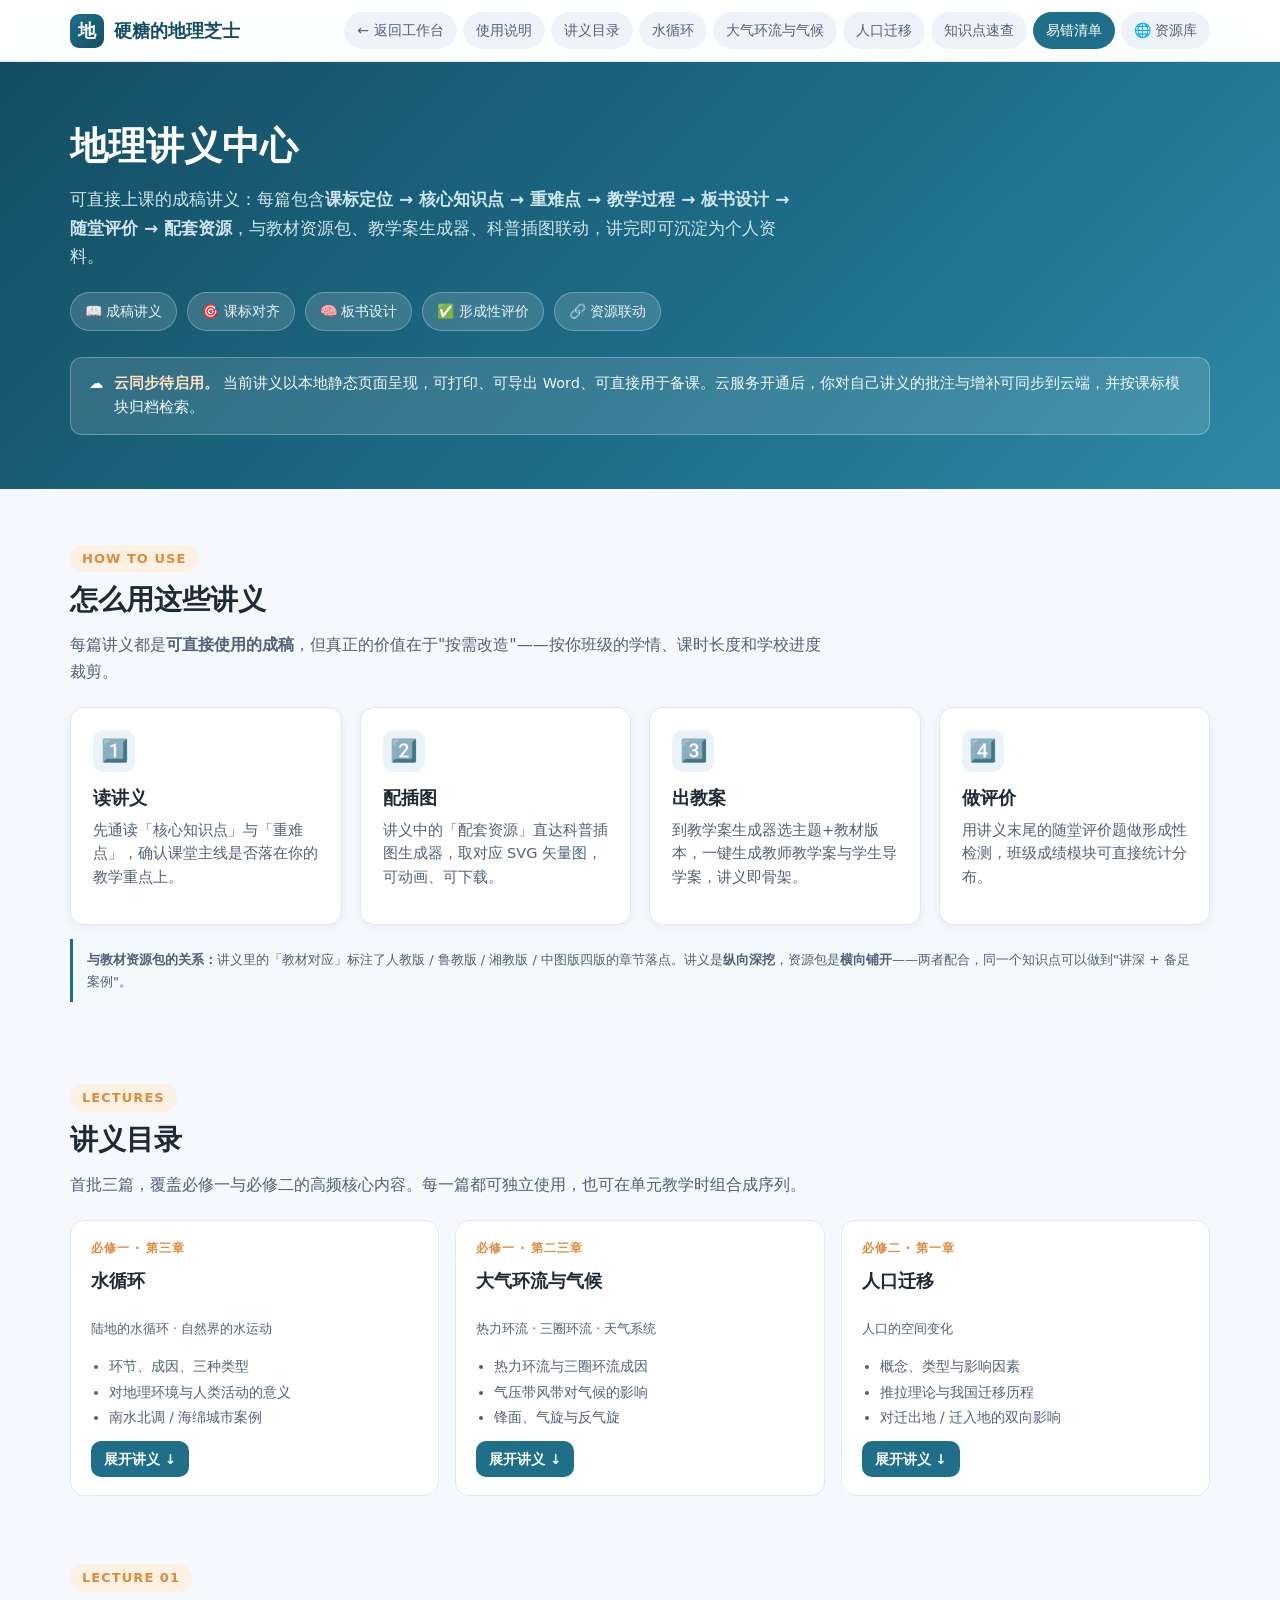
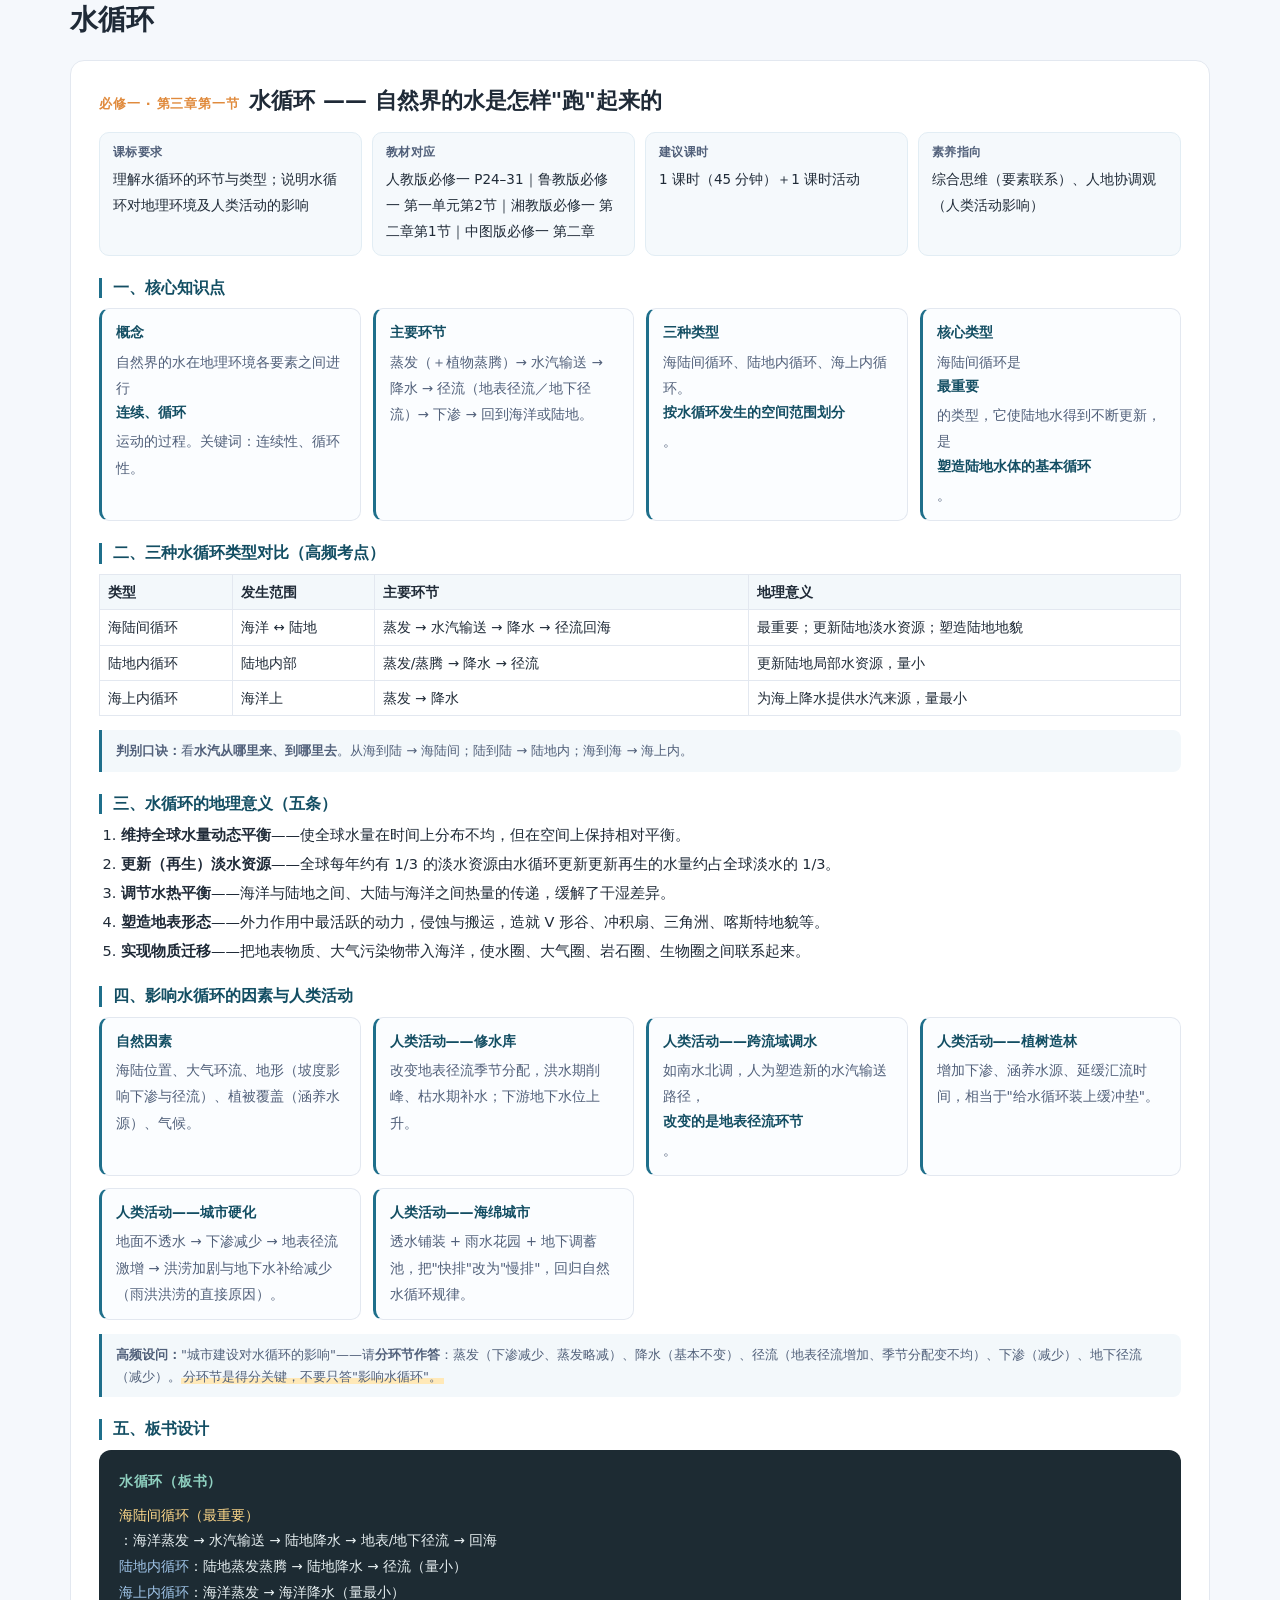
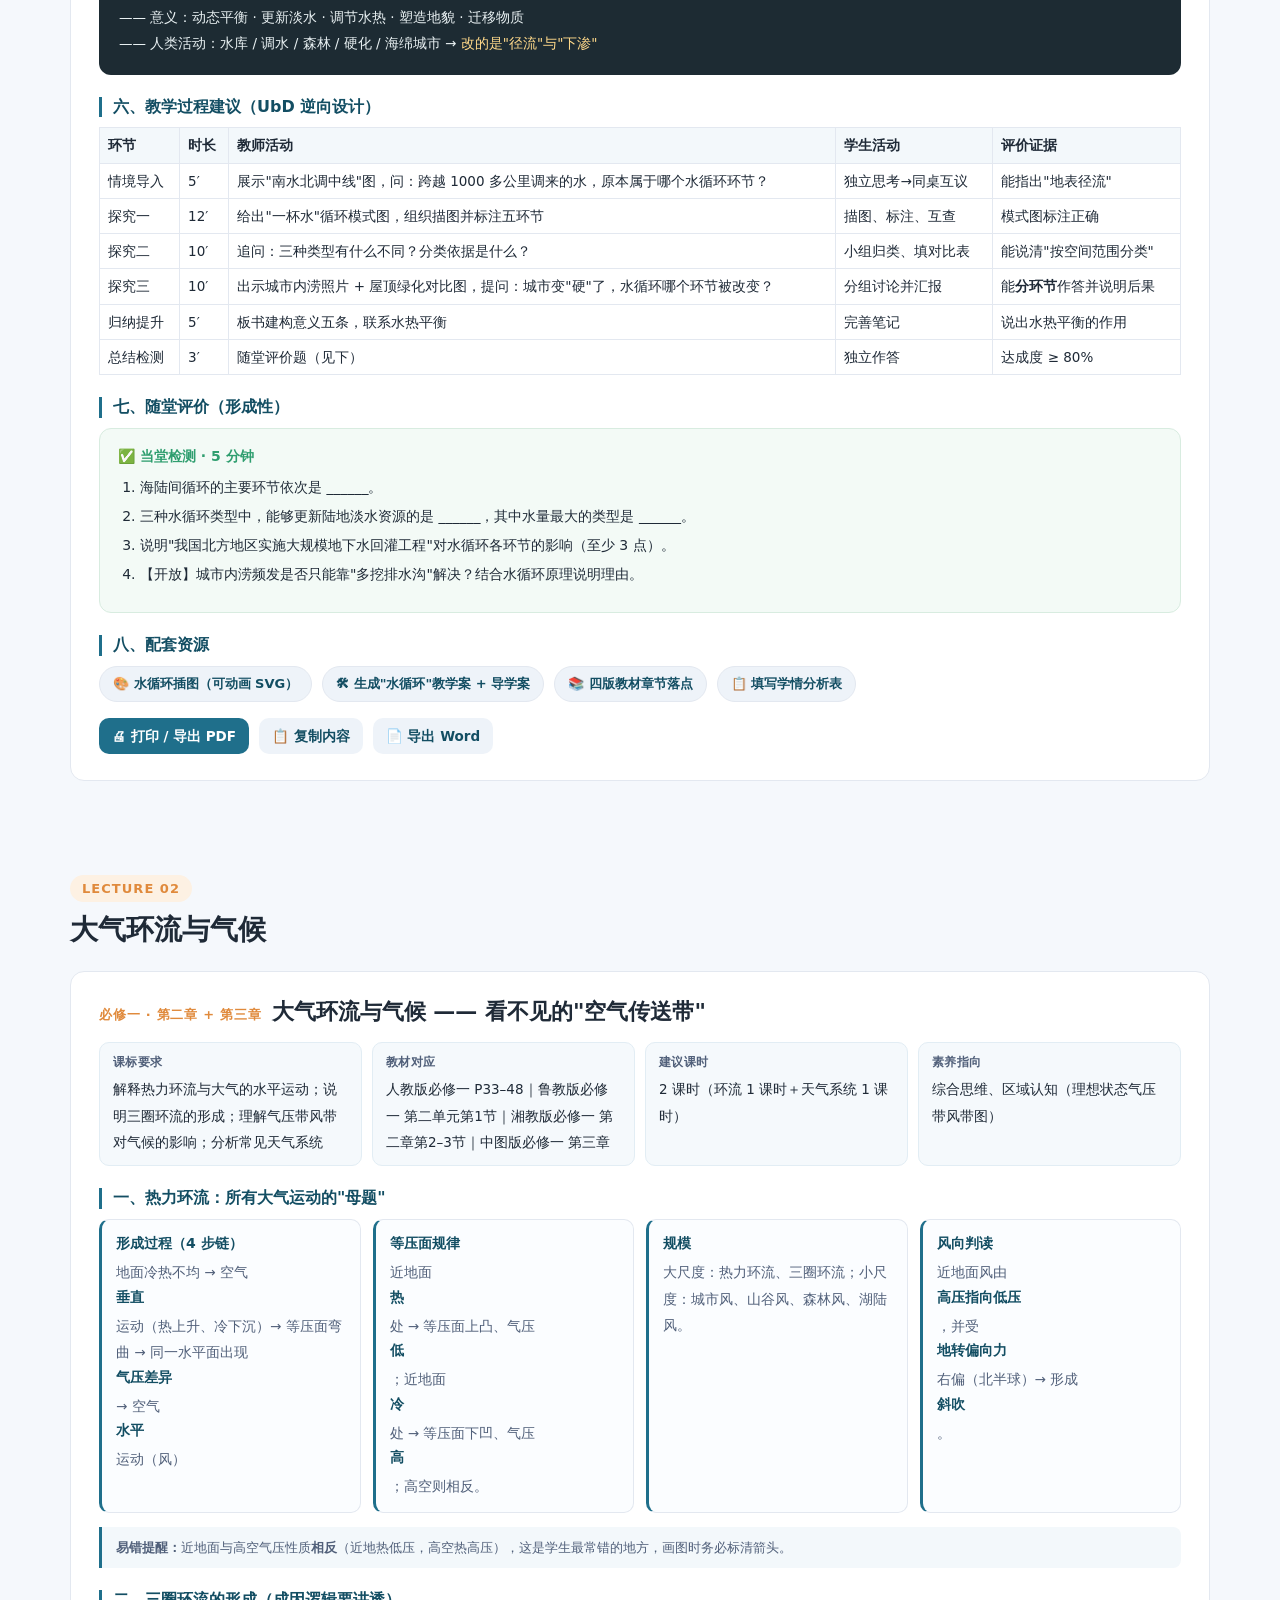
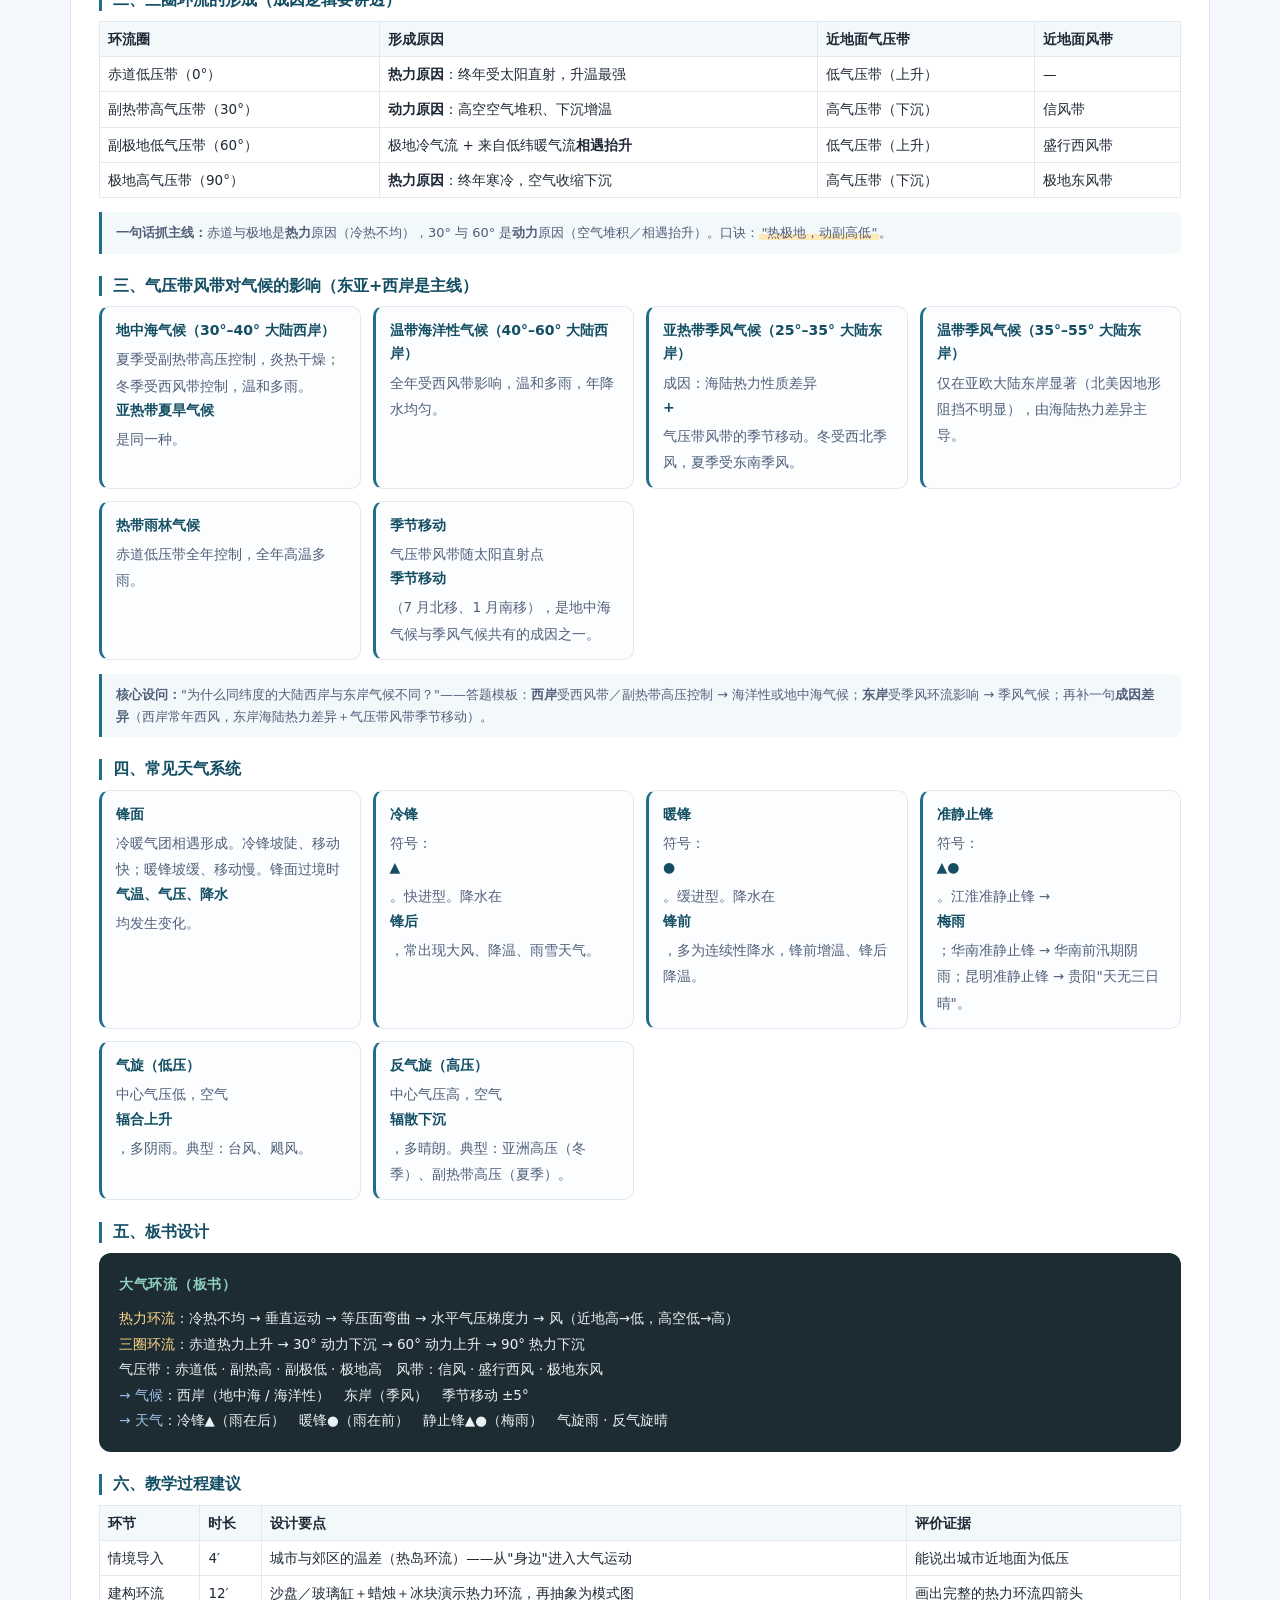
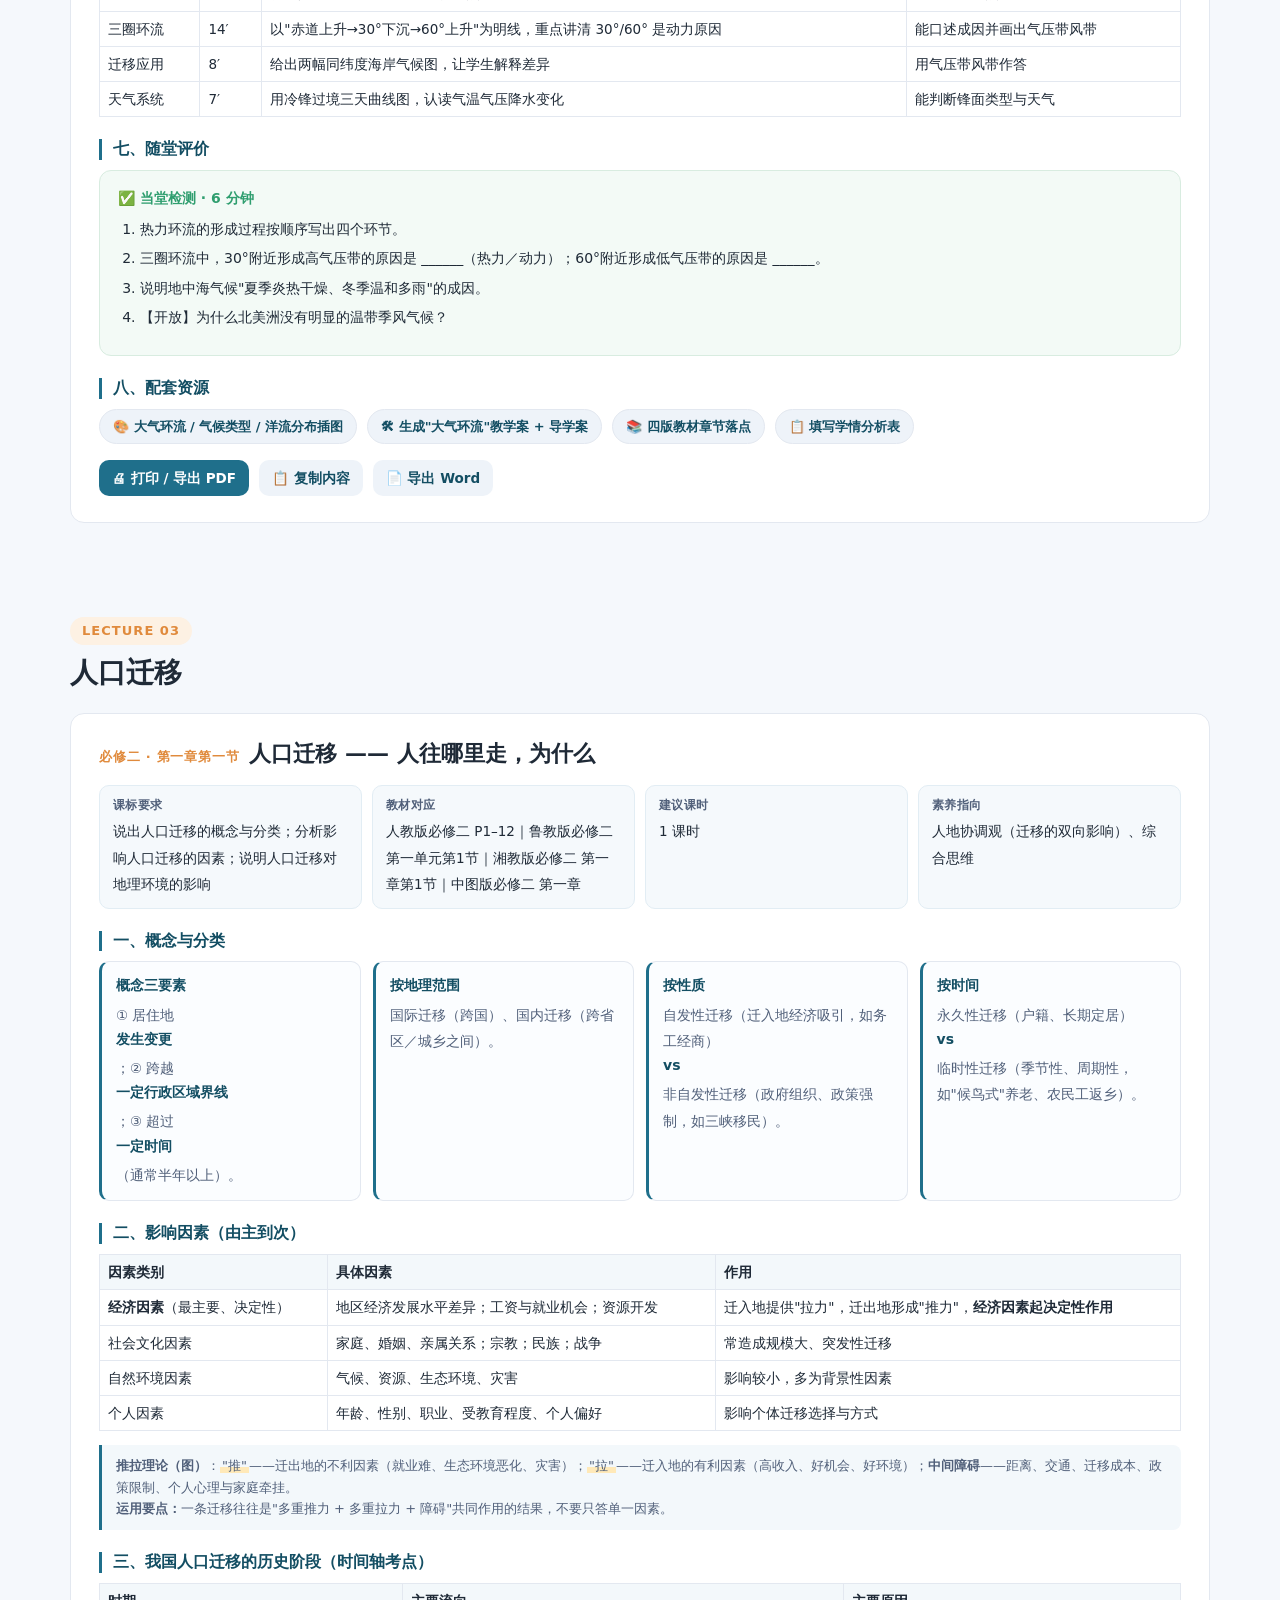
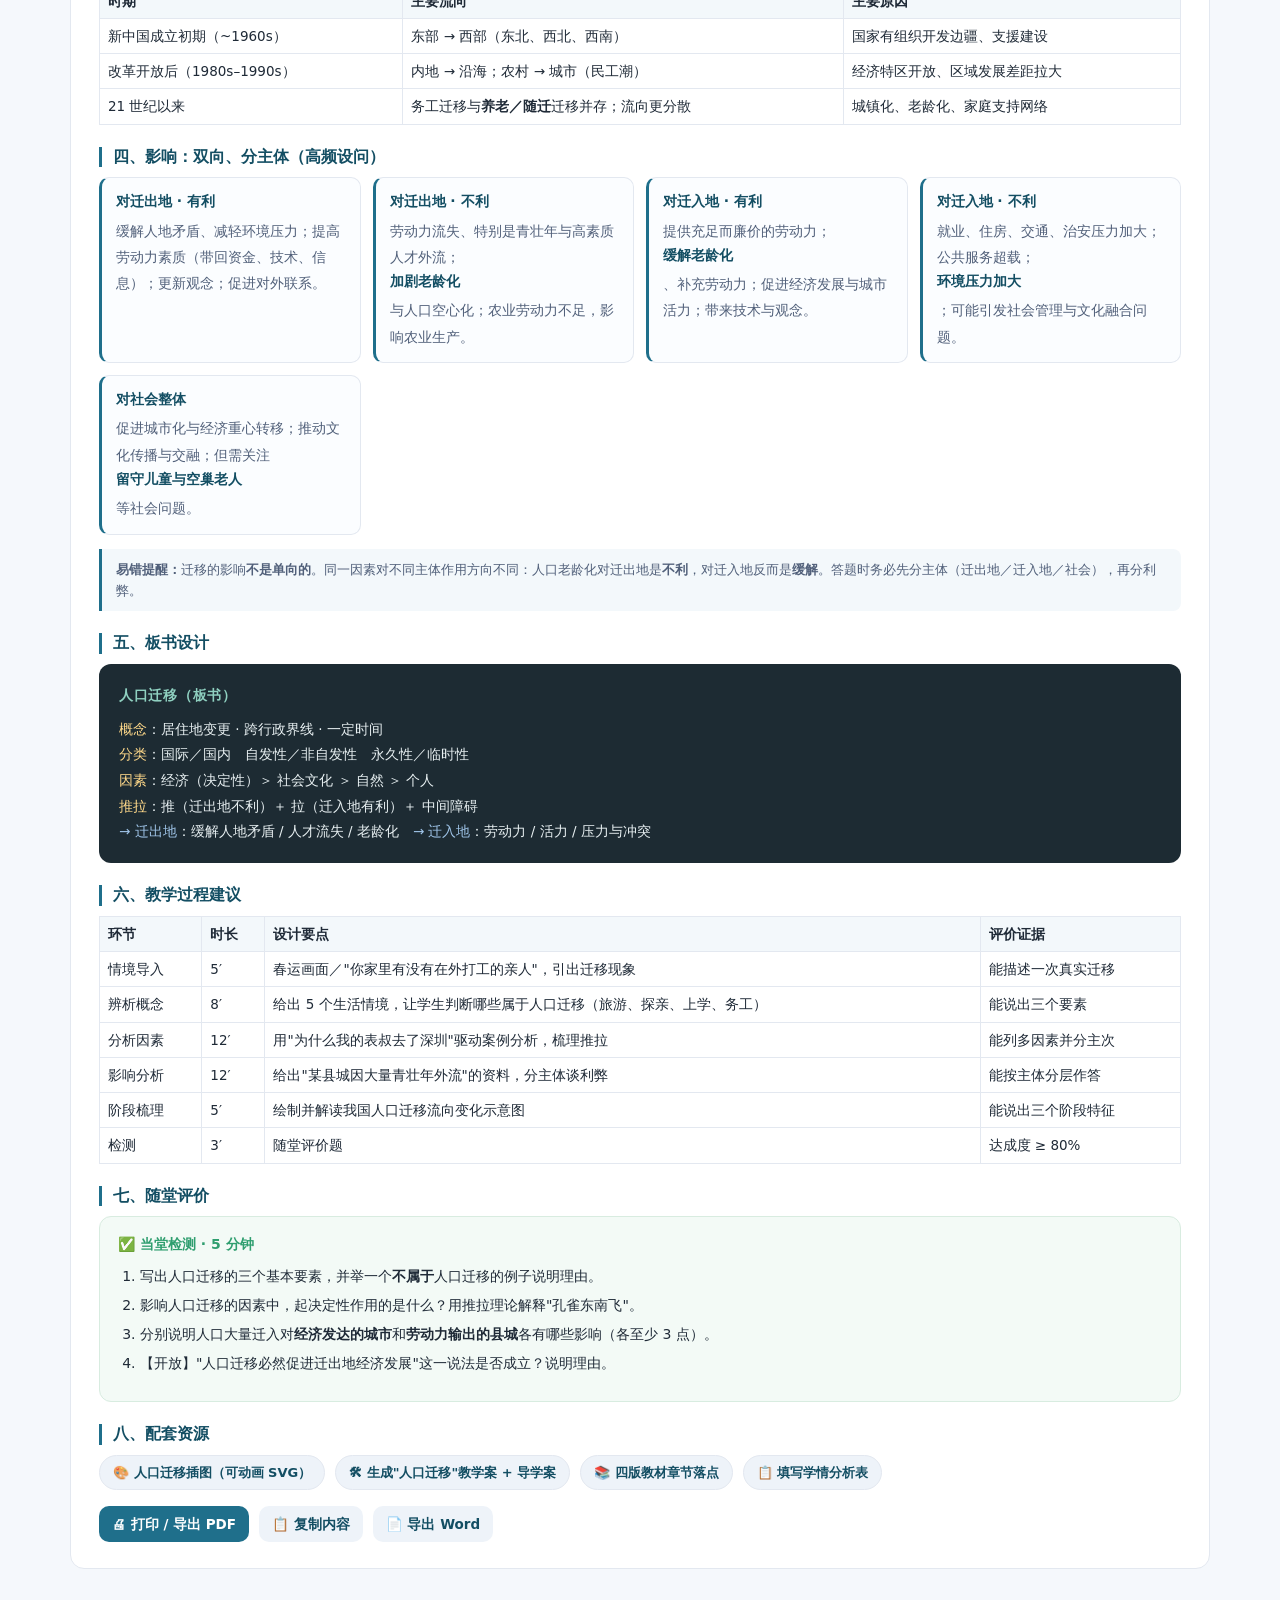
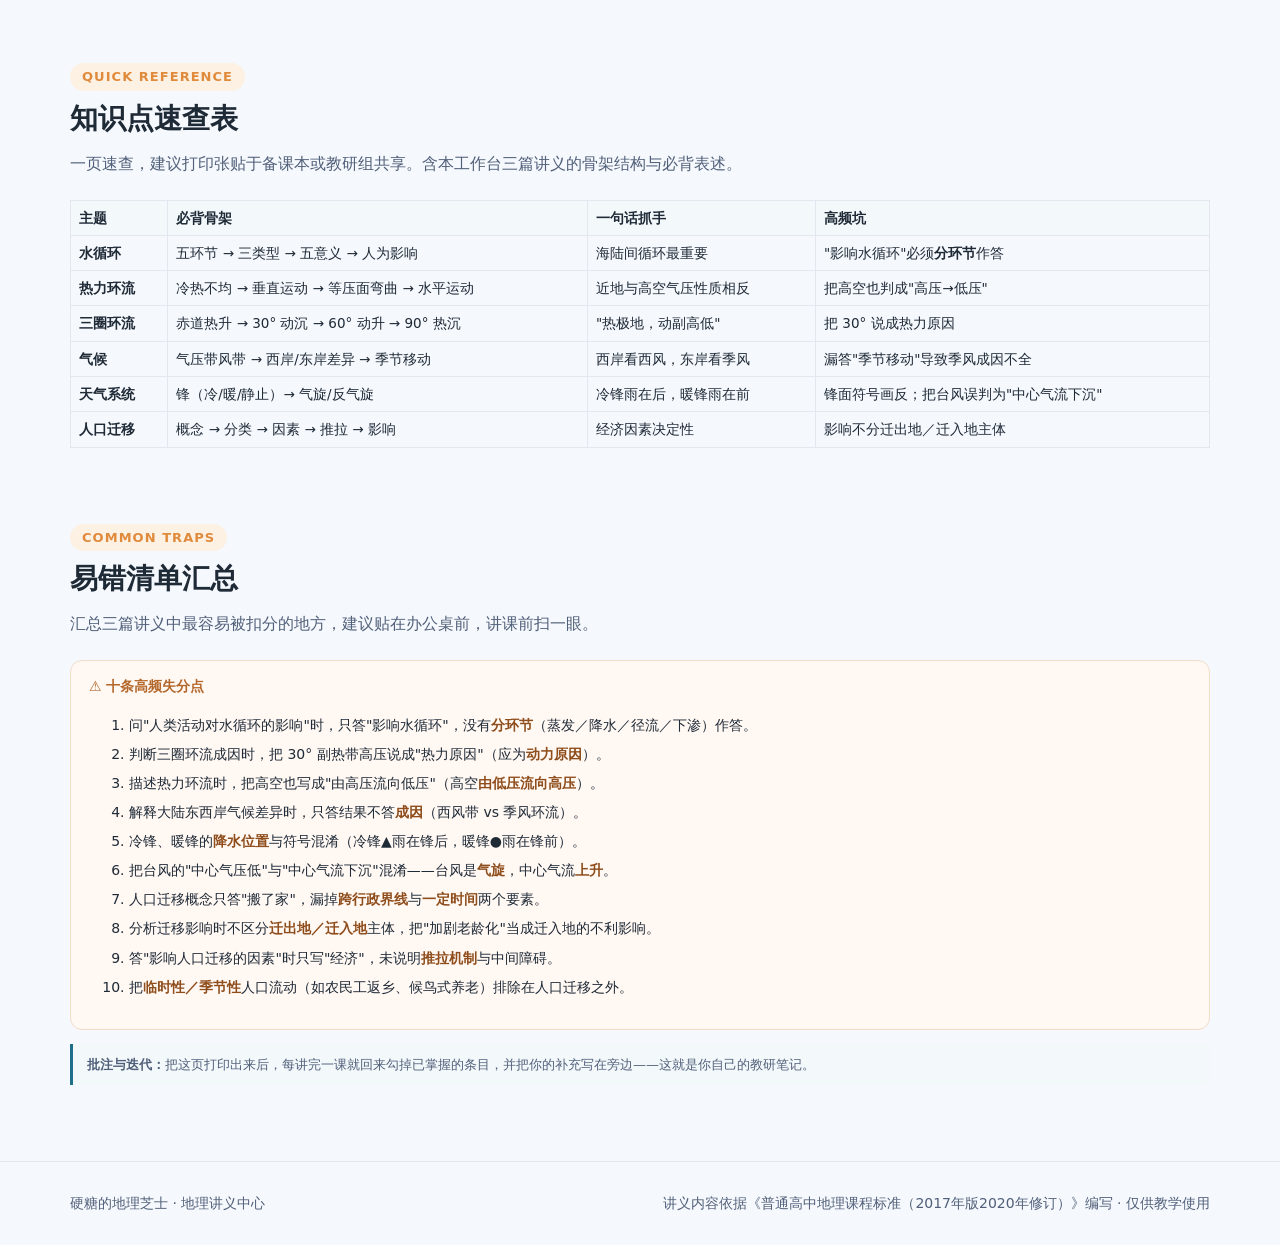
<file: lecture-notes.html>
<!DOCTYPE html>
<html lang="zh-CN">
<head>
<meta charset="UTF-8" />
<meta name="viewport" content="width=device-width, initial-scale=1.0" />
<title>地理讲义中心 · 硬糖的地理芝士</title>
<link rel="stylesheet" href="assets/style.css" />
</head>
<body>

<!-- ===== 顶栏 / 页内目录 ===== -->
<div class="topbar">
  <div class="topbar-inner">
    <div class="brand"><span class="logo">地</span> 硬糖的地理芝士</div>
    <nav class="toc">
      <a href="index.html" class="backlink">← 返回工作台</a>
      <a href="#how">使用说明</a>
      <a href="#list">讲义目录</a>
      <a href="#ln1">水循环</a>
      <a href="#ln2">大气环流与气候</a>
      <a href="#ln3">人口迁移</a>
      <a href="#quick">知识点速查</a>
      <a href="#traps">易错清单</a>
      <a href="resources.html">🌐 资源库</a>
    </nav>
  </div>
</div>

<!-- ===== Hero ===== -->
<header class="hero">
  <div class="hero-inner">
    <h1>地理讲义中心</h1>
    <p>可直接上课的成稿讲义：每篇包含<b>课标定位 → 核心知识点 → 重难点 → 教学过程 → 板书设计 → 随堂评价 → 配套资源</b>，与教材资源包、教学案生成器、科普插图联动，讲完即可沉淀为个人资料。</p>
    <div class="hero-tags">
      <span>📖 成稿讲义</span><span>🎯 课标对齐</span><span>🧠 板书设计</span><span>✅ 形成性评价</span><span>🔗 资源联动</span>
    </div>
    <div class="cloud-banner">
      <span>☁️</span>
      <div><b>云同步待启用。</b> 当前讲义以本地静态页面呈现，可打印、可导出 Word、可直接用于备课。云服务开通后，你对自己讲义的批注与增补可同步到云端，并按课标模块归档检索。</div>
    </div>
  </div>
</header>

<main class="wrap">

<!-- ===== 使用说明 ===== -->
<section class="section" id="how">
  <div class="section-head">
    <div class="kicker">HOW TO USE</div>
    <h2>怎么用这些讲义</h2>
    <p>每篇讲义都是<b>可直接使用的成稿</b>，但真正的价值在于"按需改造"——按你班级的学情、课时长度和学校进度裁剪。</p>
  </div>
  <div class="grid grid-4">
    <div class="card"><div class="ic">1️⃣</div><h3>读讲义</h3><p>先通读「核心知识点」与「重难点」，确认课堂主线是否落在你的教学重点上。</p></div>
    <div class="card"><div class="ic">2️⃣</div><h3>配插图</h3><p>讲义中的「配套资源」直达科普插图生成器，取对应 SVG 矢量图，可动画、可下载。</p></div>
    <div class="card"><div class="ic">3️⃣</div><h3>出教案</h3><p>到教学案生成器选主题+教材版本，一键生成教师教学案与学生导学案，讲义即骨架。</p></div>
    <div class="card"><div class="ic">4️⃣</div><h3>做评价</h3><p>用讲义末尾的随堂评价题做形成性检测，班级成绩模块可直接统计分布。</p></div>
  </div>
  <div class="note">
    <b>与教材资源包的关系：</b>讲义里的「教材对应」标注了人教版 / 鲁教版 / 湘教版 / 中图版四版的章节落点。讲义是<b>纵向深挖</b>，资源包是<b>横向铺开</b>——两者配合，同一个知识点可以做到"讲深 + 备足案例"。
  </div>
</section>

<!-- ===== 讲义目录 ===== -->
<section class="section" id="list">
  <div class="section-head">
    <div class="kicker">LECTURES</div>
    <h2>讲义目录</h2>
    <p>首批三篇，覆盖必修一与必修二的高频核心内容。每一篇都可独立使用，也可在单元教学时组合成序列。</p>
  </div>
  <div class="ln-grid">
    <div class="ln-card">
      <div class="ln-no">必修一 · 第三章</div>
      <h3>水循环</h3>
      <div class="ln-meta">陆地的水循环 · 自然界的水运动</div>
      <ul>
        <li>环节、成因、三种类型</li>
        <li>对地理环境与人类活动的意义</li>
        <li>南水北调 / 海绵城市案例</li>
      </ul>
      <div class="row"><a class="btn sm" href="#ln1">展开讲义 ↓</a></div>
    </div>
    <div class="ln-card">
      <div class="ln-no">必修一 · 第二三章</div>
      <h3>大气环流与气候</h3>
      <div class="ln-meta">热力环流 · 三圈环流 · 天气系统</div>
      <ul>
        <li>热力环流与三圈环流成因</li>
        <li>气压带风带对气候的影响</li>
        <li>锋面、气旋与反气旋</li>
      </ul>
      <div class="row"><a class="btn sm" href="#ln2">展开讲义 ↓</a></div>
    </div>
    <div class="ln-card">
      <div class="ln-no">必修二 · 第一章</div>
      <h3>人口迁移</h3>
      <div class="ln-meta">人口的空间变化</div>
      <ul>
        <li>概念、类型与影响因素</li>
        <li>推拉理论与我国迁移历程</li>
        <li>对迁出地 / 迁入地的双向影响</li>
      </ul>
      <div class="row"><a class="btn sm" href="#ln3">展开讲义 ↓</a></div>
    </div>
  </div>
</section>

<!-- ===== 讲义一：水循环 ===== -->
<section class="section" id="ln1">
  <div class="section-head">
    <div class="kicker">LECTURE 01</div>
    <h2>水循环</h2>
  </div>

  <article class="ln-article" id="ln1-body">
    <h3><span class="no">必修一 · 第三章第一节</span> 水循环 —— 自然界的水是怎样"跑"起来的</h3>

    <div class="ln-meta">
      <div><b>课标要求</b><span>理解水循环的环节与类型；说明水循环对地理环境及人类活动的影响</span></div>
      <div><b>教材对应</b><span>人教版必修一 P24–31｜鲁教版必修一 第一单元第2节｜湘教版必修一 第二章第1节｜中图版必修一 第二章</span></div>
      <div><b>建议课时</b><span>1 课时（45 分钟）＋1 课时活动</span></div>
      <div><b>素养指向</b><span>综合思维（要素联系）、人地协调观（人类活动影响）</span></div>
    </div>

    <h4>一、核心知识点</h4>
    <div class="kp">
      <div><b>概念</b><span>自然界的水在地理环境各要素之间进行<b>连续、循环</b>运动的过程。关键词：连续性、循环性。</span></div>
      <div><b>主要环节</b><span>蒸发（＋植物蒸腾）→ 水汽输送 → 降水 → 径流（地表径流／地下径流）→ 下渗 → 回到海洋或陆地。</span></div>
      <div><b>三种类型</b><span>海陆间循环、陆地内循环、海上内循环。<b>按水循环发生的空间范围划分</b>。</span></div>
      <div><b>核心类型</b><span>海陆间循环是<b>最重要</b>的类型，它使陆地水得到不断更新，是<b>塑造陆地水体的基本循环</b>。</span></div>
    </div>

    <h4>二、三种水循环类型对比（高频考点）</h4>
    <table class="tbl">
      <thead><tr><th>类型</th><th>发生范围</th><th>主要环节</th><th>地理意义</th></tr></thead>
      <tbody>
        <tr><td>海陆间循环</td><td>海洋 ↔ 陆地</td><td>蒸发 → 水汽输送 → 降水 → 径流回海</td><td>最重要；更新陆地淡水资源；塑造陆地地貌</td></tr>
        <tr><td>陆地内循环</td><td>陆地内部</td><td>蒸发/蒸腾 → 降水 → 径流</td><td>更新陆地局部水资源，量小</td></tr>
        <tr><td>海上内循环</td><td>海洋上</td><td>蒸发 → 降水</td><td>为海上降水提供水汽来源，量最小</td></tr>
      </tbody>
    </table>
    <div class="note">
      <b>判别口诀：</b>看<b>水汽从哪里来、到哪里去</b>。从海到陆 → 海陆间；陆到陆 → 陆地内；海到海 → 海上内。
    </div>

    <h4>三、水循环的地理意义（五条）</h4>
    <ol>
      <li><b>维持全球水量动态平衡</b>——使全球水量在时间上分布不均，但在空间上保持相对平衡。</li>
      <li><b>更新（再生）淡水资源</b>——全球每年约有 1/3 的淡水资源由水循环更新更新再生的水量约占全球淡水的 1/3。</li>
      <li><b>调节水热平衡</b>——海洋与陆地之间、大陆与海洋之间热量的传递，缓解了干湿差异。</li>
      <li><b>塑造地表形态</b>——外力作用中最活跃的动力，侵蚀与搬运，造就 V 形谷、冲积扇、三角洲、喀斯特地貌等。</li>
      <li><b>实现物质迁移</b>——把地表物质、大气污染物带入海洋，使水圈、大气圈、岩石圈、生物圈之间联系起来。</li>
    </ol>

    <h4>四、影响水循环的因素与人类活动</h4>
    <div class="kp">
      <div><b>自然因素</b><span>海陆位置、大气环流、地形（坡度影响下渗与径流）、植被覆盖（涵养水源）、气候。</span></div>
      <div><b>人类活动——修水库</b><span>改变地表径流季节分配，洪水期削峰、枯水期补水；下游地下水位上升。</span></div>
      <div><b>人类活动——跨流域调水</b><span>如南水北调，人为塑造新的水汽输送路径，<b>改变的是地表径流环节</b>。</span></div>
      <div><b>人类活动——植树造林</b><span>增加下渗、涵养水源、延缓汇流时间，相当于"给水循环装上缓冲垫"。</span></div>
      <div><b>人类活动——城市硬化</b><span>地面不透水 → 下渗减少 → 地表径流激增 → 洪涝加剧与地下水补给减少（雨洪洪涝的直接原因）。</span></div>
      <div><b>人类活动——海绵城市</b><span>透水铺装 + 雨水花园 + 地下调蓄池，把"快排"改为"慢排"，回归自然水循环规律。</span></div>
    </div>
    <div class="note">
      <b>高频设问：</b>"城市建设对水循环的影响"——请<b>分环节作答</b>：蒸发（下渗减少、蒸发略减）、降水（基本不变）、径流（地表径流增加、季节分配变不均）、下渗（减少）、地下径流（减少）。<span class="hl">分环节是得分关键，不要只答"影响水循环"。</span>
    </div>

    <h4>五、板书设计</h4>
    <div class="board">
      <div class="bd-title">水循环（板书）</div>
      <div class="bd-mid">海陆间循环（最重要）</div>：海洋蒸发 → 水汽输送 → 陆地降水 → 地表/地下径流 → 回海<br>
      <span class="bd-side">陆地内循环</span>：陆地蒸发蒸腾 → 陆地降水 → 径流（量小）<br>
      <span class="bd-side">海上内循环</span>：海洋蒸发 → 海洋降水（量最小）<br>
      —— 意义：动态平衡 · 更新淡水 · 调节水热 · 塑造地貌 · 迁移物质<br>
      —— 人类活动：水库 / 调水 / 森林 / 硬化 / 海绵城市 → <span class="bd-mid">改的是"径流"与"下渗"</span>
    </div>

    <h4>六、教学过程建议（UbD 逆向设计）</h4>
    <table class="tbl">
      <thead><tr><th>环节</th><th>时长</th><th>教师活动</th><th>学生活动</th><th>评价证据</th></tr></thead>
      <tbody>
        <tr><td>情境导入</td><td>5′</td><td>展示"南水北调中线"图，问：跨越 1000 多公里调来的水，原本属于哪个水循环环节？</td><td>独立思考→同桌互议</td><td>能指出"地表径流"</td></tr>
        <tr><td>探究一</td><td>12′</td><td>给出"一杯水"循环模式图，组织描图并标注五环节</td><td>描图、标注、互查</td><td>模式图标注正确</td></tr>
        <tr><td>探究二</td><td>10′</td><td>追问：三种类型有什么不同？分类依据是什么？</td><td>小组归类、填对比表</td><td>能说清"按空间范围分类"</td></tr>
        <tr><td>探究三</td><td>10′</td><td>出示城市内涝照片 + 屋顶绿化对比图，提问：城市变"硬"了，水循环哪个环节被改变？</td><td>分组讨论并汇报</td><td>能<b>分环节</b>作答并说明后果</td></tr>
        <tr><td>归纳提升</td><td>5′</td><td>板书建构意义五条，联系水热平衡</td><td>完善笔记</td><td>说出水热平衡的作用</td></tr>
        <tr><td>总结检测</td><td>3′</td><td>随堂评价题（见下）</td><td>独立作答</td><td>达成度 ≥ 80%</td></tr>
      </tbody>
    </table>

    <h4>七、随堂评价（形成性）</h4>
    <div class="quiz">
      <div class="qt">✅ 当堂检测 · 5 分钟</div>
      <ol>
        <li>海陆间循环的主要环节依次是 ______。</li>
        <li>三种水循环类型中，能够更新陆地淡水资源的是 ______，其中水量最大的类型是 ______。</li>
        <li>说明"我国北方地区实施大规模地下水回灌工程"对水循环各环节的影响（至少 3 点）。</li>
        <li>【开放】城市内涝频发是否只能靠"多挖排水沟"解决？结合水循环原理说明理由。</li>
      </ol>
    </div>

    <h4>八、配套资源</h4>
    <div class="reslink">
      <a href="science-illustration.html">🎨 水循环插图（可动画 SVG）</a>
      <a href="lesson-planner.html">🛠 生成"水循环"教学案 + 导学案</a>
      <a href="textbooks.html">📚 四版教材章节落点</a>
      <a href="index.html">📋 填写学情分析表</a>
    </div>

    <div class="row" style="margin-top:16px">
      <button class="btn sm" type="button" onclick="printTemplate('ln1-body')">🖨 打印 / 导出 PDF</button>
      <button class="btn ghost sm" type="button" onclick="copyTemplate('ln1-body')">📋 复制内容</button>
      <button class="btn ghost sm" type="button" onclick="exportDoc('ln1-body', '水循环讲义')">📄 导出 Word</button>
    </div>
  </article>
</section>

<!-- ===== 讲义二：大气环流与气候 ===== -->
<section class="section" id="ln2">
  <div class="section-head">
    <div class="kicker">LECTURE 02</div>
    <h2>大气环流与气候</h2>
  </div>

  <article class="ln-article" id="ln2-body">
    <h3><span class="no">必修一 · 第二章 + 第三章</span> 大气环流与气候 —— 看不见的"空气传送带"</h3>

    <div class="ln-meta">
      <div><b>课标要求</b><span>解释热力环流与大气的水平运动；说明三圈环流的形成；理解气压带风带对气候的影响；分析常见天气系统</span></div>
      <div><b>教材对应</b><span>人教版必修一 P33–48｜鲁教版必修一 第二单元第1节｜湘教版必修一 第二章第2–3节｜中图版必修一 第三章</span></div>
      <div><b>建议课时</b><span>2 课时（环流 1 课时＋天气系统 1 课时）</span></div>
      <div><b>素养指向</b><span>综合思维、区域认知（理想状态气压带风带图）</span></div>
    </div>

    <h4>一、热力环流：所有大气运动的"母题"</h4>
    <div class="kp">
      <div><b>形成过程（4 步链）</b><span>地面冷热不均 → 空气<b>垂直</b>运动（热上升、冷下沉）→ 等压面弯曲 → 同一水平面出现<b>气压差异</b> → 空气<b>水平</b>运动（风）</span></div>
      <div><b>等压面规律</b><span>近地面<b>热</b>处 → 等压面上凸、气压<b>低</b>；近地面<b>冷</b>处 → 等压面下凹、气压<b>高</b>；高空则相反。</span></div>
      <div><b>规模</b><span>大尺度：热力环流、三圈环流；小尺度：城市风、山谷风、森林风、湖陆风。</span></div>
      <div><b>风向判读</b><span>近地面风由<b>高压指向低压</b>，并受<b>地转偏向力</b>右偏（北半球）→ 形成<b>斜吹</b>。</span></div>
    </div>
    <div class="note">
      <b>易错提醒：</b>近地面与高空气压性质<b>相反</b>（近地热低压，高空热高压），这是学生最常错的地方，画图时务必标清箭头。
    </div>

    <h4>二、三圈环流的形成（成因逻辑要讲透）</h4>
    <table class="tbl">
      <thead><tr><th>环流圈</th><th>形成原因</th><th>近地面气压带</th><th>近地面风带</th></tr></thead>
      <tbody>
        <tr><td>赤道低压带（0°）</td><td><b>热力原因</b>：终年受太阳直射，升温最强</td><td>低气压带（上升）</td><td>—</td></tr>
        <tr><td>副热带高气压带（30°）</td><td><b>动力原因</b>：高空空气堆积、下沉增温</td><td>高气压带（下沉）</td><td>信风带</td></tr>
        <tr><td>副极地低气压带（60°）</td><td>极地冷气流 + 来自低纬暖气流<b>相遇抬升</b></td><td>低气压带（上升）</td><td>盛行西风带</td></tr>
        <tr><td>极地高气压带（90°）</td><td><b>热力原因</b>：终年寒冷，空气收缩下沉</td><td>高气压带（下沉）</td><td>极地东风带</td></tr>
      </tbody>
    </table>
    <div class="note">
      <b>一句话抓主线：</b>赤道与极地是<b>热力</b>原因（冷热不均），30° 与 60° 是<b>动力</b>原因（空气堆积／相遇抬升）。口诀：<span class="hl">"热极地，动副高低"</span>。
    </div>

    <h4>三、气压带风带对气候的影响（东亚+西岸是主线）</h4>
    <div class="kp">
      <div><b>地中海气候（30°–40° 大陆西岸）</b><span>夏季受副热带高压控制，炎热干燥；冬季受西风带控制，温和多雨。<b>亚热带夏旱气候</b>是同一种。</span></div>
      <div><b>温带海洋性气候（40°–60° 大陆西岸）</b><span>全年受西风带影响，温和多雨，年降水均匀。</span></div>
      <div><b>亚热带季风气候（25°–35° 大陆东岸）</b><span>成因：海陆热力性质差异<b>+</b>气压带风带的季节移动。冬受西北季风，夏季受东南季风。</span></div>
      <div><b>温带季风气候（35°–55° 大陆东岸）</b><span>仅在亚欧大陆东岸显著（北美因地形阻挡不明显），由海陆热力差异主导。</span></div>
      <div><b>热带雨林气候</b><span>赤道低压带全年控制，全年高温多雨。</span></div>
      <div><b>季节移动</b><span>气压带风带随太阳直射点<b>季节移动</b>（7 月北移、1 月南移），是地中海气候与季风气候共有的成因之一。</span></div>
    </div>
    <div class="note">
      <b>核心设问：</b>"为什么同纬度的大陆西岸与东岸气候不同？"——答题模板：<b>西岸</b>受西风带／副热带高压控制 → 海洋性或地中海气候；<b>东岸</b>受季风环流影响 → 季风气候；再补一句<b>成因差异</b>（西岸常年西风，东岸海陆热力差异＋气压带风带季节移动）。
    </div>

    <h4>四、常见天气系统</h4>
    <div class="kp">
      <div><b>锋面</b><span>冷暖气团相遇形成。冷锋坡陡、移动快；暖锋坡缓、移动慢。锋面过境时<b>气温、气压、降水</b>均发生变化。</span></div>
      <div><b>冷锋</b><span>符号：<b>▲</b>。快进型。降水在<b>锋后</b>，常出现大风、降温、雨雪天气。</span></div>
      <div><b>暖锋</b><span>符号：<b>●</b>。缓进型。降水在<b>锋前</b>，多为连续性降水，锋前增温、锋后降温。</span></div>
      <div><b>准静止锋</b><span>符号：<b>▲●</b>。江淮准静止锋 → <b>梅雨</b>；华南准静止锋 → 华南前汛期阴雨；昆明准静止锋 → 贵阳"天无三日晴"。</span></div>
      <div><b>气旋（低压）</b><span>中心气压低，空气<b>辐合上升</b>，多阴雨。典型：台风、飓风。</span></div>
      <div><b>反气旋（高压）</b><span>中心气压高，空气<b>辐散下沉</b>，多晴朗。典型：亚洲高压（冬季）、副热带高压（夏季）。</span></div>
    </div>

    <h4>五、板书设计</h4>
    <div class="board">
      <div class="bd-title">大气环流（板书）</div>
      <span class="bd-mid">热力环流</span>：冷热不均 → 垂直运动 → 等压面弯曲 → 水平气压梯度力 → 风（近地高→低，高空低→高）<br>
      <span class="bd-mid">三圈环流</span>：赤道热力上升 → 30° 动力下沉 → 60° 动力上升 → 90° 热力下沉<br>
      气压带：赤道低 · 副热高 · 副极低 · 极地高　风带：信风 · 盛行西风 · 极地东风<br>
      <span class="bd-side">→ 气候</span>：西岸（地中海 / 海洋性）　东岸（季风）　季节移动 ±5°<br>
      <span class="bd-side">→ 天气</span>：冷锋▲（雨在后）　暖锋●（雨在前）　静止锋▲●（梅雨）　气旋雨 · 反气旋晴
    </div>

    <h4>六、教学过程建议</h4>
    <table class="tbl">
      <thead><tr><th>环节</th><th>时长</th><th>设计要点</th><th>评价证据</th></tr></thead>
      <tbody>
        <tr><td>情境导入</td><td>4′</td><td>城市与郊区的温差（热岛环流）——从"身边"进入大气运动</td><td>能说出城市近地面为低压</td></tr>
        <tr><td>建构环流</td><td>12′</td><td>沙盘／玻璃缸＋蜡烛＋冰块演示热力环流，再抽象为模式图</td><td>画出完整的热力环流四箭头</td></tr>
        <tr><td>三圈环流</td><td>14′</td><td>以"赤道上升→30°下沉→60°上升"为明线，重点讲清 30°/60° 是动力原因</td><td>能口述成因并画出气压带风带</td></tr>
        <tr><td>迁移应用</td><td>8′</td><td>给出两幅同纬度海岸气候图，让学生解释差异</td><td>用气压带风带作答</td></tr>
        <tr><td>天气系统</td><td>7′</td><td>用冷锋过境三天曲线图，认读气温气压降水变化</td><td>能判断锋面类型与天气</td></tr>
      </tbody>
    </table>

    <h4>七、随堂评价</h4>
    <div class="quiz">
      <div class="qt">✅ 当堂检测 · 6 分钟</div>
      <ol>
        <li>热力环流的形成过程按顺序写出四个环节。</li>
        <li>三圈环流中，30°附近形成高气压带的原因是 ______（热力／动力）；60°附近形成低气压带的原因是 ______。</li>
        <li>说明地中海气候"夏季炎热干燥、冬季温和多雨"的成因。</li>
        <li>【开放】为什么北美洲没有明显的温带季风气候？</li>
      </ol>
    </div>

    <h4>八、配套资源</h4>
    <div class="reslink">
      <a href="science-illustration.html">🎨 大气环流 / 气候类型 / 洋流分布插图</a>
      <a href="lesson-planner.html">🛠 生成"大气环流"教学案 + 导学案</a>
      <a href="textbooks.html">📚 四版教材章节落点</a>
      <a href="index.html">📋 填写学情分析表</a>
    </div>

    <div class="row" style="margin-top:16px">
      <button class="btn sm" type="button" onclick="printTemplate('ln2-body')">🖨 打印 / 导出 PDF</button>
      <button class="btn ghost sm" type="button" onclick="copyTemplate('ln2-body')">📋 复制内容</button>
      <button class="btn ghost sm" type="button" onclick="exportDoc('ln2-body', '大气环流与气候讲义')">📄 导出 Word</button>
    </div>
  </article>
</section>

<!-- ===== 讲义三：人口迁移 ===== -->
<section class="section" id="ln3">
  <div class="section-head">
    <div class="kicker">LECTURE 03</div>
    <h2>人口迁移</h2>
  </div>

  <article class="ln-article" id="ln3-body">
    <h3><span class="no">必修二 · 第一章第一节</span> 人口迁移 —— 人往哪里走，为什么</h3>

    <div class="ln-meta">
      <div><b>课标要求</b><span>说出人口迁移的概念与分类；分析影响人口迁移的因素；说明人口迁移对地理环境的影响</span></div>
      <div><b>教材对应</b><span>人教版必修二 P1–12｜鲁教版必修二 第一单元第1节｜湘教版必修二 第一章第1节｜中图版必修二 第一章</span></div>
      <div><b>建议课时</b><span>1 课时</span></div>
      <div><b>素养指向</b><span>人地协调观（迁移的双向影响）、综合思维</span></div>
    </div>

    <h4>一、概念与分类</h4>
    <div class="kp">
      <div><b>概念三要素</b><span>① 居住地<b>发生变更</b>；② 跨越<b>一定行政区域界线</b>；③ 超过<b>一定时间</b>（通常半年以上）。</span></div>
      <div><b>按地理范围</b><span>国际迁移（跨国）、国内迁移（跨省区／城乡之间）。</span></div>
      <div><b>按性质</b><span>自发性迁移（迁入地经济吸引，如务工经商）<b>vs</b> 非自发性迁移（政府组织、政策强制，如三峡移民）。</span></div>
      <div><b>按时间</b><span>永久性迁移（户籍、长期定居）<b>vs</b> 临时性迁移（季节性、周期性，如"候鸟式"养老、农民工返乡）。</span></div>
    </div>

    <h4>二、影响因素（由主到次）</h4>
    <table class="tbl">
      <thead><tr><th>因素类别</th><th>具体因素</th><th>作用</th></tr></thead>
      <tbody>
        <tr><td><b>经济因素</b>（最主要、决定性）</td><td>地区经济发展水平差异；工资与就业机会；资源开发</td><td>迁入地提供"拉力"，迁出地形成"推力"，<b>经济因素起决定性作用</b></td></tr>
        <tr><td>社会文化因素</td><td>家庭、婚姻、亲属关系；宗教；民族；战争</td><td>常造成规模大、突发性迁移</td></tr>
        <tr><td>自然环境因素</td><td>气候、资源、生态环境、灾害</td><td>影响较小，多为背景性因素</td></tr>
        <tr><td>个人因素</td><td>年龄、性别、职业、受教育程度、个人偏好</td><td>影响个体迁移选择与方式</td></tr>
      </tbody>
    </table>
    <div class="note">
      <b>推拉理论（图）</b>：<span class="hl">"推"</span>——迁出地的不利因素（就业难、生态环境恶化、灾害）；<span class="hl">"拉"</span>——迁入地的有利因素（高收入、好机会、好环境）；<b>中间障碍</b>——距离、交通、迁移成本、政策限制、个人心理与家庭牵挂。<br>
      <b>运用要点：</b>一条迁移往往是"多重推力 + 多重拉力 + 障碍"共同作用的结果，不要只答单一因素。
    </div>

    <h4>三、我国人口迁移的历史阶段（时间轴考点）</h4>
    <table class="tbl">
      <thead><tr><th>时期</th><th>主要流向</th><th>主要原因</th></tr></thead>
      <tbody>
        <tr><td>新中国成立初期（~1960s）</td><td>东部 → 西部（东北、西北、西南）</td><td>国家有组织开发边疆、支援建设</td></tr>
        <tr><td>改革开放后（1980s–1990s）</td><td>内地 → 沿海；农村 → 城市（民工潮）</td><td>经济特区开放、区域发展差距拉大</td></tr>
        <tr><td>21 世纪以来</td><td>务工迁移与<b>养老／随迁</b>迁移并存；流向更分散</td><td>城镇化、老龄化、家庭支持网络</td></tr>
      </tbody>
    </table>

    <h4>四、影响：双向、分主体（高频设问）</h4>
    <div class="kp">
      <div><b>对迁出地 · 有利</b><span>缓解人地矛盾、减轻环境压力；提高劳动力素质（带回资金、技术、信息）；更新观念；促进对外联系。</span></div>
      <div><b>对迁出地 · 不利</b><span>劳动力流失、特别是青壮年与高素质人才外流；<b>加剧老龄化</b>与人口空心化；农业劳动力不足，影响农业生产。</span></div>
      <div><b>对迁入地 · 有利</b><span>提供充足而廉价的劳动力；<b>缓解老龄化</b>、补充劳动力；促进经济发展与城市活力；带来技术与观念。</span></div>
      <div><b>对迁入地 · 不利</b><span>就业、住房、交通、治安压力加大；公共服务超载；<b>环境压力加大</b>；可能引发社会管理与文化融合问题。</span></div>
      <div><b>对社会整体</b><span>促进城市化与经济重心转移；推动文化传播与交融；但需关注<b>留守儿童与空巢老人</b>等社会问题。</span></div>
    </div>
    <div class="note">
      <b>易错提醒：</b>迁移的影响<b>不是单向的</b>。同一因素对不同主体作用方向不同：人口老龄化对迁出地是<b>不利</b>，对迁入地反而是<b>缓解</b>。答题时务必先分主体（迁出地／迁入地／社会），再分利弊。
    </div>

    <h4>五、板书设计</h4>
    <div class="board">
      <div class="bd-title">人口迁移（板书）</div>
      <span class="bd-mid">概念</span>：居住地变更 · 跨行政界线 · 一定时间<br>
      <span class="bd-mid">分类</span>：国际／国内　自发性／非自发性　永久性／临时性<br>
      <span class="bd-mid">因素</span>：经济（决定性）＞ 社会文化 ＞ 自然 ＞ 个人<br>
      <span class="bd-mid">推拉</span>：推（迁出地不利）＋ 拉（迁入地有利）＋ 中间障碍<br>
      <span class="bd-side">→ 迁出地</span>：缓解人地矛盾 / 人才流失 / 老龄化　<span class="bd-side">→ 迁入地</span>：劳动力 / 活力 / 压力与冲突
    </div>

    <h4>六、教学过程建议</h4>
    <table class="tbl">
      <thead><tr><th>环节</th><th>时长</th><th>设计要点</th><th>评价证据</th></tr></thead>
      <tbody>
        <tr><td>情境导入</td><td>5′</td><td>春运画面／"你家里有没有在外打工的亲人"，引出迁移现象</td><td>能描述一次真实迁移</td></tr>
        <tr><td>辨析概念</td><td>8′</td><td>给出 5 个生活情境，让学生判断哪些属于人口迁移（旅游、探亲、上学、务工）</td><td>能说出三个要素</td></tr>
        <tr><td>分析因素</td><td>12′</td><td>用"为什么我的表叔去了深圳"驱动案例分析，梳理推拉</td><td>能列多因素并分主次</td></tr>
        <tr><td>影响分析</td><td>12′</td><td>给出"某县城因大量青壮年外流"的资料，分主体谈利弊</td><td>能按主体分层作答</td></tr>
        <tr><td>阶段梳理</td><td>5′</td><td>绘制并解读我国人口迁移流向变化示意图</td><td>能说出三个阶段特征</td></tr>
        <tr><td>检测</td><td>3′</td><td>随堂评价题</td><td>达成度 ≥ 80%</td></tr>
      </tbody>
    </table>

    <h4>七、随堂评价</h4>
    <div class="quiz">
      <div class="qt">✅ 当堂检测 · 5 分钟</div>
      <ol>
        <li>写出人口迁移的三个基本要素，并举一个<b>不属于</b>人口迁移的例子说明理由。</li>
        <li>影响人口迁移的因素中，起决定性作用的是什么？用推拉理论解释"孔雀东南飞"。</li>
        <li>分别说明人口大量迁入对<b>经济发达的城市</b>和<b>劳动力输出的县城</b>各有哪些影响（各至少 3 点）。</li>
        <li>【开放】"人口迁移必然促进迁出地经济发展"这一说法是否成立？说明理由。</li>
      </ol>
    </div>

    <h4>八、配套资源</h4>
    <div class="reslink">
      <a href="science-illustration.html">🎨 人口迁移插图（可动画 SVG）</a>
      <a href="lesson-planner.html">🛠 生成"人口迁移"教学案 + 导学案</a>
      <a href="textbooks.html">📚 四版教材章节落点</a>
      <a href="index.html">📋 填写学情分析表</a>
    </div>

    <div class="row" style="margin-top:16px">
      <button class="btn sm" type="button" onclick="printTemplate('ln3-body')">🖨 打印 / 导出 PDF</button>
      <button class="btn ghost sm" type="button" onclick="copyTemplate('ln3-body')">📋 复制内容</button>
      <button class="btn ghost sm" type="button" onclick="exportDoc('ln3-body', '人口迁移讲义')">📄 导出 Word</button>
    </div>
  </article>
</section>

<!-- ===== 知识点速查 ===== -->
<section class="section" id="quick">
  <div class="section-head">
    <div class="kicker">QUICK REFERENCE</div>
    <h2>知识点速查表</h2>
    <p>一页速查，建议打印张贴于备课本或教研组共享。含本工作台三篇讲义的骨架结构与必背表述。</p>
  </div>
  <table class="tbl">
    <thead><tr><th>主题</th><th>必背骨架</th><th>一句话抓手</th><th>高频坑</th></tr></thead>
    <tbody>
      <tr><td><b>水循环</b></td><td>五环节 → 三类型 → 五意义 → 人为影响</td><td>海陆间循环最重要</td><td>"影响水循环"必须<b>分环节</b>作答</td></tr>
      <tr><td><b>热力环流</b></td><td>冷热不均 → 垂直运动 → 等压面弯曲 → 水平运动</td><td>近地与高空气压性质相反</td><td>把高空也判成"高压→低压"</td></tr>
      <tr><td><b>三圈环流</b></td><td>赤道热升 → 30° 动沉 → 60° 动升 → 90° 热沉</td><td>"热极地，动副高低"</td><td>把 30° 说成热力原因</td></tr>
      <tr><td><b>气候</b></td><td>气压带风带 → 西岸/东岸差异 → 季节移动</td><td>西岸看西风，东岸看季风</td><td>漏答"季节移动"导致季风成因不全</td></tr>
      <tr><td><b>天气系统</b></td><td>锋（冷/暖/静止）→ 气旋/反气旋</td><td>冷锋雨在后，暖锋雨在前</td><td>锋面符号画反；把台风误判为"中心气流下沉"</td></tr>
      <tr><td><b>人口迁移</b></td><td>概念 → 分类 → 因素 → 推拉 → 影响</td><td>经济因素决定性</td><td>影响不分迁出地／迁入地主体</td></tr>
    </tbody>
  </table>
</section>

<!-- ===== 易错清单 ===== -->
<section class="section" id="traps">
  <div class="section-head">
    <div class="kicker">COMMON TRAPS</div>
    <h2>易错清单汇总</h2>
    <p>汇总三篇讲义中最容易被扣分的地方，建议贴在办公桌前，讲课前扫一眼。</p>
  </div>
  <div class="trap">
    <div class="tt">⚠️ 十条高频失分点</div>
    <ol>
      <li>问"人类活动对水循环的影响"时，只答"影响水循环"，没有<b>分环节</b>（蒸发／降水／径流／下渗）作答。</li>
      <li>判断三圈环流成因时，把 30° 副热带高压说成"热力原因"（应为<b>动力原因</b>）。</li>
      <li>描述热力环流时，把高空也写成"由高压流向低压"（高空<b>由低压流向高压</b>）。</li>
      <li>解释大陆东西岸气候差异时，只答结果不答<b>成因</b>（西风带 vs 季风环流）。</li>
      <li>冷锋、暖锋的<b>降水位置</b>与符号混淆（冷锋▲雨在锋后，暖锋●雨在锋前）。</li>
      <li>把台风的"中心气压低"与"中心气流下沉"混淆——台风是<b>气旋</b>，中心气流<b>上升</b>。</li>
      <li>人口迁移概念只答"搬了家"，漏掉<b>跨行政界线</b>与<b>一定时间</b>两个要素。</li>
      <li>分析迁移影响时不区分<b>迁出地／迁入地</b>主体，把"加剧老龄化"当成迁入地的不利影响。</li>
      <li>答"影响人口迁移的因素"时只写"经济"，未说明<b>推拉机制</b>与中间障碍。</li>
      <li>把<b>临时性／季节性</b>人口流动（如农民工返乡、候鸟式养老）排除在人口迁移之外。</li>
    </ol>
  </div>
  <div class="note">
    <b>批注与迭代：</b>把这页打印出来后，每讲完一课就回来勾掉已掌握的条目，并把你的补充写在旁边——这就是你自己的教研笔记。
  </div>
</section>

</main>

<footer class="footer">
  <div class="wrap">
    <span>硬糖的地理芝士 · 地理讲义中心</span>
    <span>讲义内容依据《普通高中地理课程标准（2017年版2020年修订）》编写 · 仅供教学使用</span>
  </div>
</footer>

<script src="assets/app.js"></script>
</body>
</html>
</file>
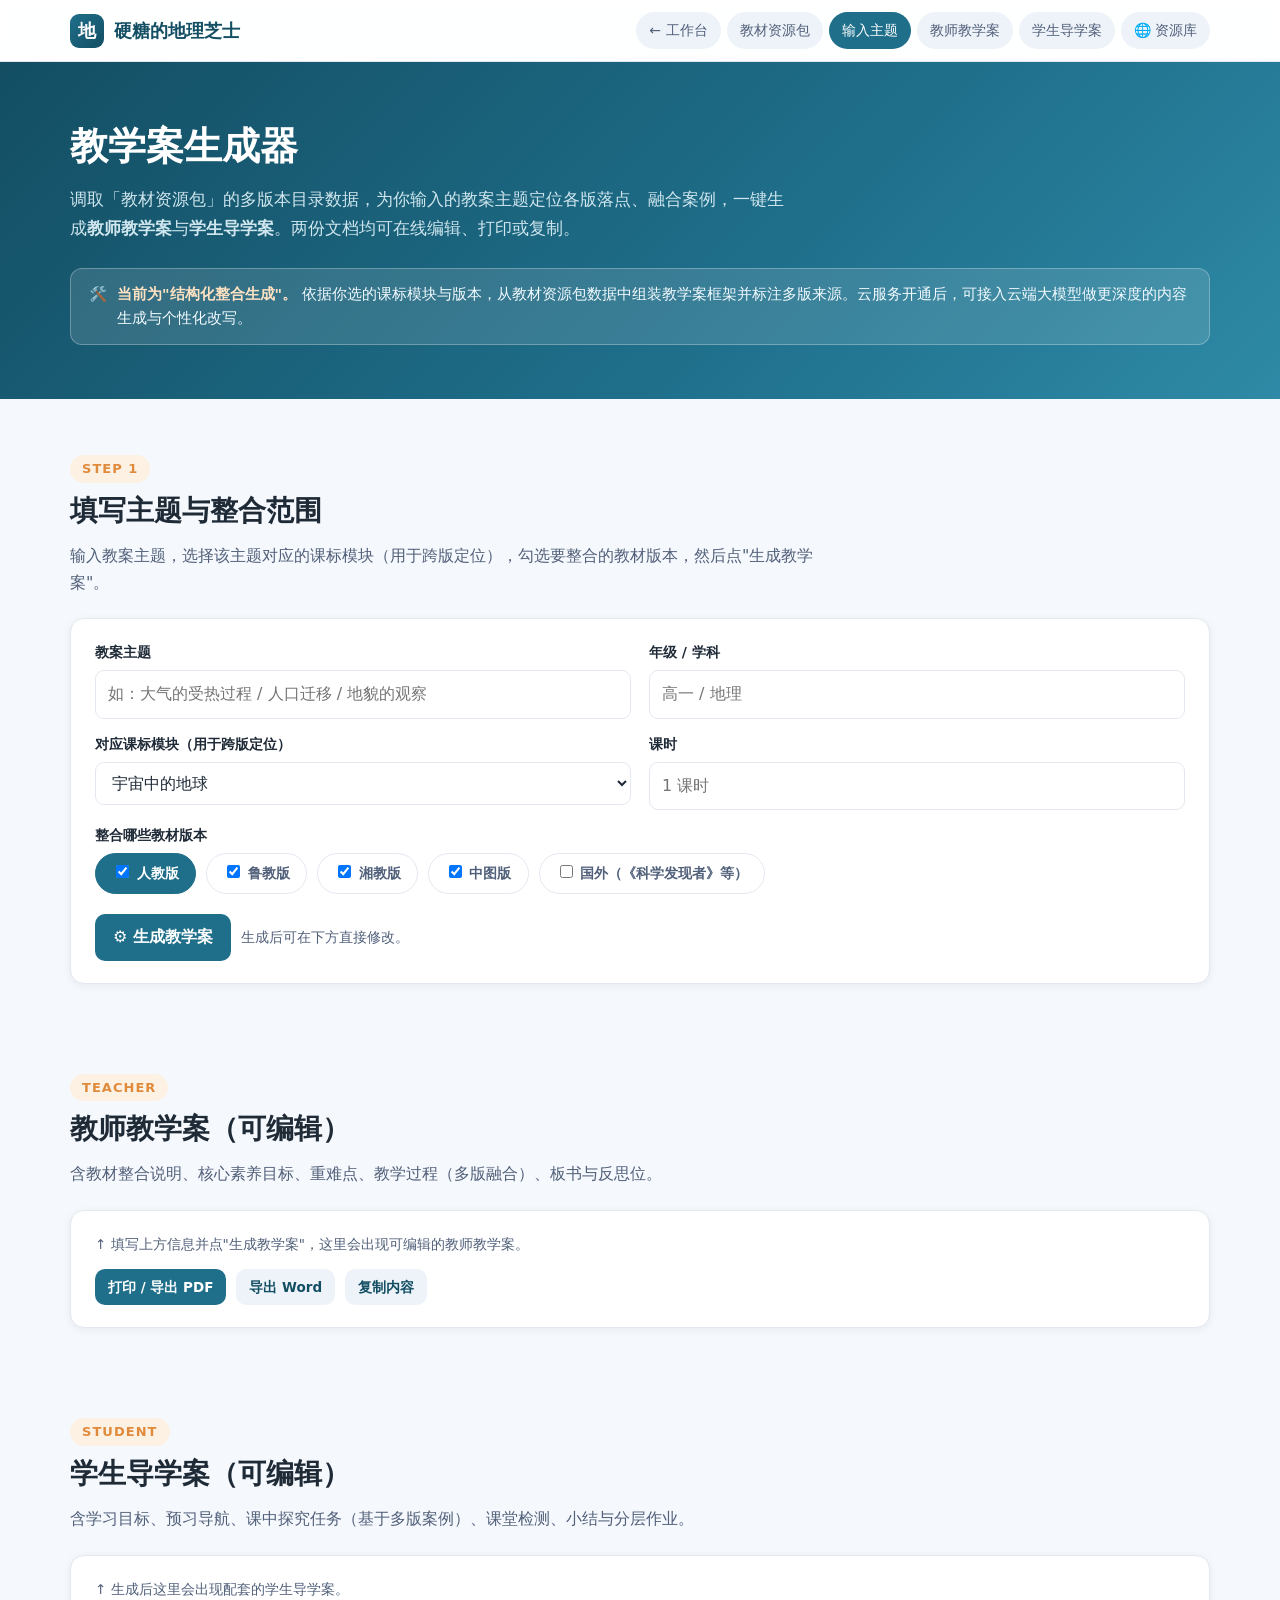
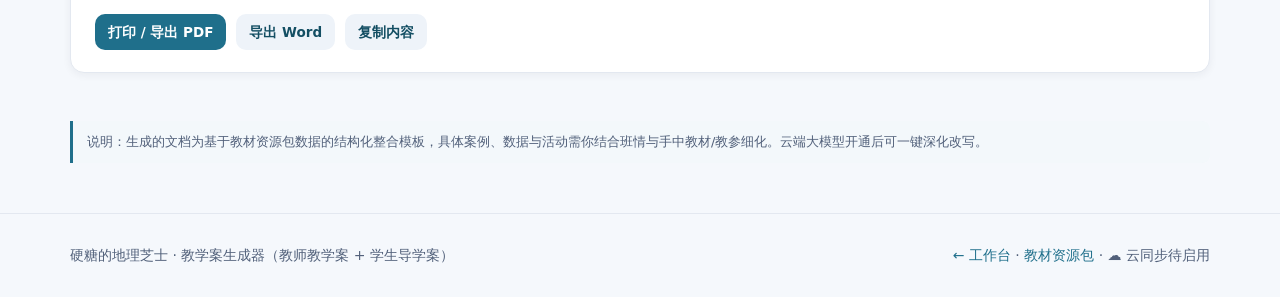
<file: lesson-planner.html>
<!DOCTYPE html>
<html lang="zh-CN">
<head>
<meta charset="UTF-8" />
<meta name="viewport" content="width=device-width, initial-scale=1.0" />
<title>教学案生成器 · 硬糖的地理芝士</title>
<link rel="stylesheet" href="assets/style.css" />
</head>
<body>

<!-- ===== 顶栏 ===== -->
<div class="topbar">
  <div class="topbar-inner">
    <div class="brand"><span class="logo">地</span> 硬糖的地理芝士</div>
    <nav class="toc">
      <a href="index.html" class="backlink">← 工作台</a>
      <a href="textbooks.html">教材资源包</a>
      <a href="#input">输入主题</a>
      <a href="#teacher">教师教学案</a>
      <a href="#student">学生导学案</a>
      <a href="resources.html">🌐 资源库</a>
    </nav>
  </div>
</div>

<header class="hero">
  <div class="hero-inner">
    <h1>教学案生成器</h1>
    <p>调取「教材资源包」的多版本目录数据，为你输入的教案主题定位各版落点、融合案例，一键生成<b>教师教学案</b>与<b>学生导学案</b>。两份文档均可在线编辑、打印或复制。</p>
    <div class="cloud-banner">
      <span>🛠️</span>
      <div><b>当前为"结构化整合生成"。</b> 依据你选的课标模块与版本，从教材资源包数据中组装教学案框架并标注多版来源。云服务开通后，可接入云端大模型做更深度的内容生成与个性化改写。</div>
    </div>
  </div>
</header>

<main class="wrap">

  <!-- ===== 输入区 ===== -->
  <section class="section" id="input">
    <div class="section-head">
      <span class="kicker">STEP 1</span>
      <h2>填写主题与整合范围</h2>
      <p>输入教案主题，选择该主题对应的课标模块（用于跨版定位），勾选要整合的教材版本，然后点"生成教学案"。</p>
    </div>
    <div class="module">
      <div class="module-body">
        <div class="form-grid">
          <div class="field"><label>教案主题</label><input id="topic" type="text" placeholder="如：大气的受热过程 / 人口迁移 / 地貌的观察" /></div>
          <div class="field"><label>年级 / 学科</label><input id="grade" type="text" placeholder="高一 / 地理" /></div>
        </div>
        <div class="form-grid">
          <div class="field">
            <label>对应课标模块（用于跨版定位）</label>
            <select id="module">
              <optgroup label="必修">
                <option>宇宙中的地球</option>
                <option>大气</option>
                <option>水</option>
                <option>地貌</option>
                <option>植被与土壤</option>
                <option>自然灾害</option>
                <option>人口</option>
                <option>城镇与乡村</option>
                <option>产业区位</option>
                <option>交通运输与区域</option>
                <option>环境与发展</option>
              </optgroup>
              <optgroup label="选择性必修">
                <option>地球的运动</option>
                <option>地表形态的塑造</option>
                <option>大气的运动</option>
                <option>水体运动</option>
                <option>整体性与差异性</option>
                <option>区域与区域发展</option>
                <option>区域发展的异同</option>
                <option>自然资源</option>
                <option>环境问题与保护</option>
                <option>资源环境安全</option>
              </optgroup>
            </select>
          </div>
          <div class="field"><label>课时</label><input id="periods" type="text" placeholder="1 课时" /></div>
        </div>
        <div class="field">
          <label>整合哪些教材版本</label>
          <div class="row" id="editionBox">
            <label class="tab active"><input type="checkbox" value="人教版" checked /> 人教版</label>
            <label class="tab"><input type="checkbox" value="鲁教版" checked /> 鲁教版</label>
            <label class="tab"><input type="checkbox" value="湘教版" checked /> 湘教版</label>
            <label class="tab"><input type="checkbox" value="中图版" checked /> 中图版</label>
            <label class="tab"><input type="checkbox" value="国外" /> 国外（《科学发现者》等）</label>
          </div>
        </div>
        <div class="row" style="margin-top:6px">
          <button class="btn" id="genBtn" type="button">⚙️ 生成教学案</button>
          <span class="empty-hint" id="genHint">生成后可在下方直接修改。</span>
        </div>
      </div>
    </div>
  </section>

  <!-- ===== 教师教学案 ===== -->
  <section class="section" id="teacher">
    <div class="section-head">
      <span class="kicker">TEACHER</span>
      <h2>教师教学案（可编辑）</h2>
      <p>含教材整合说明、核心素养目标、重难点、教学过程（多版融合）、板书与反思位。</p>
    </div>
    <div class="module">
      <div class="module-body">
        <div id="teacherPlan"><div class="empty-hint">↑ 填写上方信息并点"生成教学案"，这里会出现可编辑的教师教学案。</div></div>
        <div class="row" style="margin-top:14px" id="teacherBtns" hidden>
          <button class="btn sm" type="button" onclick="printTemplate('teacherPlan')">打印 / 导出 PDF</button>
          <button class="btn ghost sm" type="button" onclick="exportDoc('teacherPlan','教师教学案')">导出 Word</button>
          <button class="btn ghost sm" type="button" onclick="copyTemplate('teacherPlan')">复制内容</button>
        </div>
      </div>
    </div>
  </section>

  <!-- ===== 学生导学案 ===== -->
  <section class="section" id="student">
    <div class="section-head">
      <span class="kicker">STUDENT</span>
      <h2>学生导学案（可编辑）</h2>
      <p>含学习目标、预习导航、课中探究任务（基于多版案例）、课堂检测、小结与分层作业。</p>
    </div>
    <div class="module">
      <div class="module-body">
        <div id="studentPlan"><div class="empty-hint">↑ 生成后这里会出现配套的学生导学案。</div></div>
        <div class="row" style="margin-top:14px" id="studentBtns" hidden>
          <button class="btn sm" type="button" onclick="printTemplate('studentPlan')">打印 / 导出 PDF</button>
          <button class="btn ghost sm" type="button" onclick="exportDoc('studentPlan','学生导学案')">导出 Word</button>
          <button class="btn ghost sm" type="button" onclick="copyTemplate('studentPlan')">复制内容</button>
        </div>
      </div>
    </div>
  </section>

  <div class="note">说明：生成的文档为基于教材资源包数据的结构化整合模板，具体案例、数据与活动需你结合班情与手中教材/教参细化。云端大模型开通后可一键深化改写。</div>

</main>

<footer class="footer">
  <div class="wrap">
    <div>硬糖的地理芝士 · 教学案生成器（教师教学案 + 学生导学案）</div>
    <div><a href="index.html">← 工作台</a> · <a href="textbooks.html">教材资源包</a> · ☁️ 云同步待启用</div>
  </div>
</footer>

<script src="assets/app.js"></script>
<script>
/* ===== 教材资源包数据（与 textbooks.html 同源，用于跨版定位） ===== */
const TB = {
  人教版: {
    '宇宙中的地球':'必修1 第一章 宇宙中的地球（地球在宇宙中/太阳对地球的影响/地球的历史/圈层结构）',
    '大气':'必修1 第二章 地球上的大气（组成和垂直分层/受热过程和大气运动）',
    '水':'必修1 第三章 地球上的水（水循环/海水的性质/海水的运动）',
    '地貌':'必修1 第四章 地貌（常见地貌类型/地貌的观察）',
    '植被与土壤':'必修1 第五章 植被与土壤（植被/土壤）',
    '自然灾害':'必修1 第六章 自然灾害（气象/地质灾害/防灾减灾/GIS）',
    '人口':'必修2 第一章 人口（分布/迁移/容量）',
    '城镇与乡村':'必修2 第二章 乡村和城镇（空间结构/城镇化/地域文化）',
    '产业区位':'必修2 第三章 产业区位因素（农/工/服务业）',
    '交通运输与区域':'必修2 第四章 交通运输布局与区域发展',
    '环境与发展':'必修2 第五章 环境与发展（环境问题/可持续/国家战略）'
  },
  鲁教版: {
    '宇宙中的地球':'必修1 第一单元 从宇宙看地球（宇宙环境/自转意义/公转意义）',
    '大气':'必修1 第二单元 大气圈',
    '水':'必修1 第二单元 水圈',
    '地貌':'必修1 第三单元 地貌与土壤（地表形态/土壤）',
    '植被与土壤':'必修1 第三单元 土壤',
    '自然灾害':'必修1 第四单元 资源与环境（自然灾害）',
    '人口':'必修2 第一单元 人口与环境',
    '城镇与乡村':'必修2 第二单元 城镇与乡村',
    '产业区位':'必修2 第三单元 产业区位选择',
    '交通运输与区域':'必修2 第四单元 区域协同发展（含交通）',
    '环境与发展':'必修2 第五单元 人地关系与可持续发展'
  },
  湘教版: {
    '宇宙中的地球':'必修1 第一章 地球概论（宇宙/太阳/历史/圈层）',
    '大气':'必修1 第三章 大气圈与大气运动（分层/受热/运动/天气系统/气候）',
    '水':'必修1 第四章 水圈与水循环',
    '地貌':'必修1 第二章 岩石圈与地表形态',
    '植被与土壤':'（融入相关章：植被与土壤）',
    '自然灾害':'（融入相关章：自然灾害）',
    '人口':'必修2 第一章 人口',
    '城镇与乡村':'必修2 第二章 城镇与乡村',
    '产业区位':'必修2 第三章 产业区位',
    '交通运输与区域':'必修2 第四章 区域发展战略',
    '环境与发展':'必修2 第五章 人地关系与可持续发展'
  },
  中图版: {
    '宇宙中的地球':'必修1 第一章 宇宙中的地球',
    '大气':'必修1 第二章 自然地理要素（大气）',
    '水':'必修1 第二章 自然地理要素（水）',
    '地貌':'必修1 第二章 自然地理要素（地貌）',
    '植被与土壤':'必修1 第二章 自然地理要素（植被与土壤）',
    '自然灾害':'必修1 第二章 自然地理要素（自然灾害）',
    '人口':'必修2 第一章 人口',
    '城镇与乡村':'必修2 第二章 城镇与乡村',
    '产业区位':'必修2 第三章 产业区位',
    '交通运输与区域':'必修2 第四章 环境与发展（含区域）',
    '环境与发展':'必修2 第四章 环境与发展'
  },
  国外: {
    '宇宙中的地球':'Earth Science: 太阳系与宇宙',
    '大气':'Earth Science / Weather & Climate: 大气与天气',
    '水':'Earth Science: 海洋与水体',
    '地貌':'Earth Science: 地表形态与岩石',
    '植被与土壤':'Environmental Science: 生态系统',
    '自然灾害':'Earth Science: 自然灾害（地震/火山/气象）',
    '人口':'AP Human Geography: 人口与迁移',
    '城镇与乡村':'AP Human Geography: 城市体系',
    '产业区位':'AP Human Geography: 农业/工业区位',
    '交通运输与区域':'World Geography: 空间与区域',
    '环境与发展':'AP Environmental Science'
  }
};

/* 选择性必修（四版同构于课标，差异在案例/顺序） */
Object.assign(TB['人教版'], {
  '地球的运动':'选必1 第一章 地球的运动（自转/公转地理意义）',
  '地表形态的塑造':'选必1 第二章 地表形态的塑造（内外力/构造地貌/河流地貌）',
  '大气的运动':'选必1 第三章 大气的运动（天气系统/气压带风带/气候）',
  '水体运动':'选必1 第四章 水体运动（陆地水体/洋流/海气作用）',
  '整体性与差异性':'选必1 第五章 自然环境的整体性与差异性（整体性/差异性/土壤/植被）',
  '区域与区域发展':'选必2 第一章 区域与区域发展',
  '区域发展的异同':'选必2 第二~三章（资源型/生态脆弱区/城市辐射/产业转移/调配/合作）',
  '自然资源':'选必3 第一章 自然资源（耕地/石油/矿产/水）',
  '环境问题与保护':'选必3 第二章 环境问题与保护（污染/气候变化）',
  '资源环境安全':'选必3 第三~四章 资源安全与国家安全/环境安全与国家安全'
});
Object.assign(TB['鲁教版'], {
  '地球的运动':'选必1 第一单元 地球运动（自转/公转）',
  '地表形态的塑造':'选必1 第二单元 地形与地壳运动',
  '大气的运动':'选必1 第三单元 大气运动',
  '水体运动':'选必1 第四单元 水体运动',
  '整体性与差异性':'选必1 第五单元 自然环境的整体性与差异性',
  '区域与区域发展':'选必2 第一单元 区域与区域发展',
  '区域发展的异同':'选必2 第二~三单元（生态脆弱区/资源型/城市/产业转移/合作）',
  '自然资源':'选必3 第一单元 自然资源',
  '环境问题与保护':'选必3 第二单元 环境保护',
  '资源环境安全':'选必3 第三~四单元 资源安全/环境安全'
});
Object.assign(TB['湘教版'], {
  '地球的运动':'选必1 第一章 地球的运动',
  '地表形态的塑造':'选必1 第二章 地表形态的塑造',
  '大气的运动':'选必1 第三章 大气的运动',
  '水体运动':'选必1 第四章 水体运动',
  '整体性与差异性':'选必1 第五章 自然环境的整体性与差异性',
  '区域与区域发展':'选必2 第一章 区域与区域发展',
  '区域发展的异同':'选必2 第二~三章（生态脆弱区/资源型/城市/产业转移/合作）',
  '自然资源':'选必3 第一章 自然资源与环境',
  '环境问题与保护':'选必3 第二章 环境保护',
  '资源环境安全':'选必3 第三~四章 资源/环境安全'
});
Object.assign(TB['中图版'], {
  '地球的运动':'选必1 第一章 地球的运动',
  '地表形态的塑造':'选必1 第二章 地表形态的变化',
  '大气的运动':'选必1 第三章 大气的运动',
  '水体运动':'选必1 第四章 水体运动',
  '整体性与差异性':'选必1 第五章 自然环境的整体性与差异性',
  '区域与区域发展':'选必2 第一章 区域与区域发展',
  '区域发展的异同':'选必2 第二~三章（生态脆弱区/资源型/城市/产业转移/合作）',
  '自然资源':'选必3 第一章 自然资源',
  '环境问题与保护':'选必3 第二章 环境保护',
  '资源环境安全':'选必3 第三~四章 资源/环境安全'
});
Object.assign(TB['国外'], {
  '地球的运动':'Earth Science / Astronomy: 地球运动与时空',
  '地表形态的塑造':'Earth Science: 岩石与地貌过程',
  '大气的运动':'Weather & Climate: 大气环流与天气',
  '水体运动':'Earth Science: 海洋与水体循环',
  '整体性与差异性':'Environmental Science: 生态系统与生物群系',
  '区域与区域发展':'AP Human Geography: 区域发展',
  '区域发展的异同':'AP Human Geography: 发展不平衡',
  '自然资源':'AP Environmental Science: 自然资源',
  '环境问题与保护':'AP Environmental Science: 污染与保护',
  '资源环境安全':'AP Environmental Science: 资源与环境安全'
});

function selectedEditions() {
  return Array.from(document.querySelectorAll('#editionBox input:checked')).map(i => i.value);
}

function buildIntegration(module, editions) {
  let lines = editions.map(e => '· ' + e + '：' + (TB[e][module] || '（暂无对应）')).join('\n');
  if (editions.length >= 2) {
    lines += '\n\n融合建议：以' + editions[0] + '的体系为主干讲清原理，借' +
      editions.slice(1).join('、') + '的案例、图表与活动设计互补；中图版（若选用）可强化地图与读图训练。';
  }
  return lines;
}

function esc(s){ return String(s).replace(/&/g,'&amp;').replace(/</g,'&lt;').replace(/>/g,'&gt;'); }

function generate() {
  const topic = document.getElementById('topic').value.trim() || document.getElementById('module').value;
  const module = document.getElementById('module').value;
  const grade = document.getElementById('grade').value.trim() || '高一 / 地理';
  const periods = document.getElementById('periods').value.trim() || '1 课时';
  const editions = selectedEditions();
  if (!editions.length) { alert('请至少勾选一个要整合的教材版本。'); return; }
  const integ = buildIntegration(module, editions);

  const teacher = ''
    + '<div class="field"><label>课题</label><input value="' + esc('《' + topic + '》教学案（' + module + '）') + '"></div>'
    + '<div class="field"><label>年级 / 学科 / 课时</label><input value="' + esc(grade + ' / ' + periods) + '"></div>'
    + '<div class="field"><label>一、教材整合说明（多版本定位）</label><textarea>' + esc(integ) + '</textarea></div>'
    + '<div class="field"><label>二、教学目标（地理核心素养）</label><textarea>'
      + '人地协调观：结合《' + esc(topic) + '》理解人类活动与地理环境的相互作用。\n'
      + '综合思维：从要素综合、时空综合角度分析' + esc(module) + '的形成与变化。\n'
      + '区域认知：在区域背景下认识' + esc(topic) + '的空间分布与差异。\n'
      + '地理实践力：通过读图、观察或小实验获取并阐释地理信息。</textarea></div>'
    + '<div class="field"><label>三、教学重难点</label><textarea>重点：' + esc(topic) + '的核心概念与过程。\n难点：原理的迁移应用与成因解释。</textarea></div>'
    + '<div class="field"><label>四、教学过程</label><textarea>'
      + '【导入】以生活现象/新闻情境引出' + esc(topic) + '。\n'
      + '【新授·多版融合】\n' + esc(integ) + '\n'
      + '【学生活动】分组探究、读图填图、微实验或案例分析。\n'
      + '【小结】由学生归纳，教师补框架。\n'
      + '【作业】基础+拓展分层。</textarea></div>'
    + '<div class="field"><label>五、板书设计</label><textarea>主板书：' + esc(topic) + ' 概念图\n副板书：关键词与易错点</textarea></div>'
    + '<div class="field"><label>六、授课后反思（预留）</label><textarea></textarea></div>';

  const student = ''
    + '<div class="field"><label>课题</label><input value="' + esc('《' + topic + '》导学案') + '"></div>'
    + '<div class="field"><label>学习目标</label><textarea>我能说出' + esc(topic) + '的基本概念。\n我能解释其核心过程与成因。\n我能运用所学分析一个真实案例。</textarea></div>'
    + '<div class="field"><label>预习导航（课前）</label><textarea>回顾旧知：与本课相关的已有知识。\n自主预习：阅读教材对应章节（' + esc(editions.join('、')) + '），标注疑问。</textarea></div>'
    + '<div class="field"><label>课中探究任务</label><textarea>任务1（依托' + esc(editions[0]) + '）：读图/析例，归纳' + esc(topic) + '。\n任务2（融合' + esc(editions.slice(1).join('、') || '其他版本') + '）：对比不同案例，深化理解。\n任务3：小组汇报与互评。</textarea></div>'
    + '<div class="field"><label>课堂检测</label><textarea>1. 基础题（概念辨析）。\n2. 应用题（情境分析）。</textarea></div>'
    + '<div class="field"><label>本课小结</label><textarea>用一句话概括：' + esc(topic) + ' 是什么、为什么、如何用。</textarea></div>'
    + '<div class="field"><label>课后作业（分层）</label><textarea>基础：教材习题/填图。\n拓展：一个身边的' + esc(module) + '观察或小调查。</textarea></div>';

  document.getElementById('teacherPlan').innerHTML = teacher;
  document.getElementById('studentPlan').innerHTML = student;
  document.getElementById('teacherBtns').hidden = false;
  document.getElementById('studentBtns').hidden = false;
  document.getElementById('genHint').textContent = '已生成，可直接修改后打印/复制。';
}

document.getElementById('genBtn').addEventListener('click', generate);
</script>
</body>
</html>
</file>
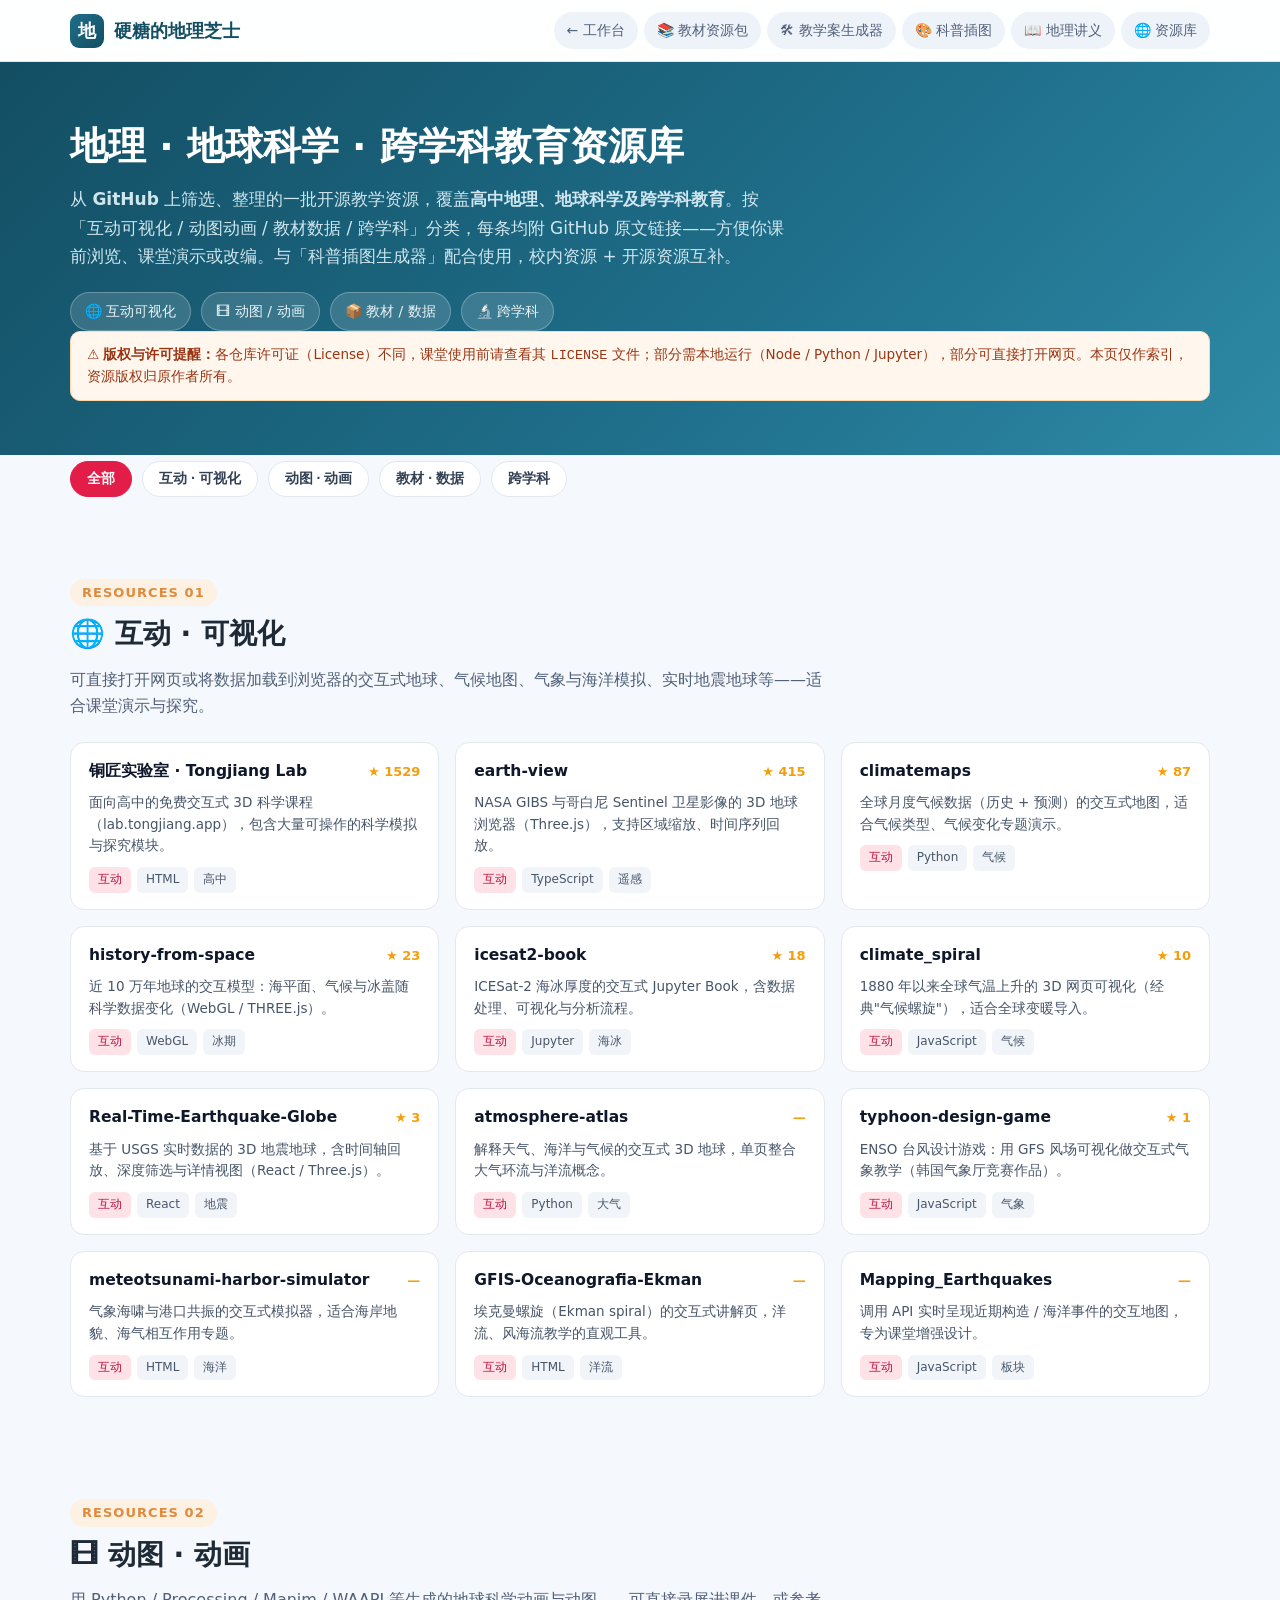
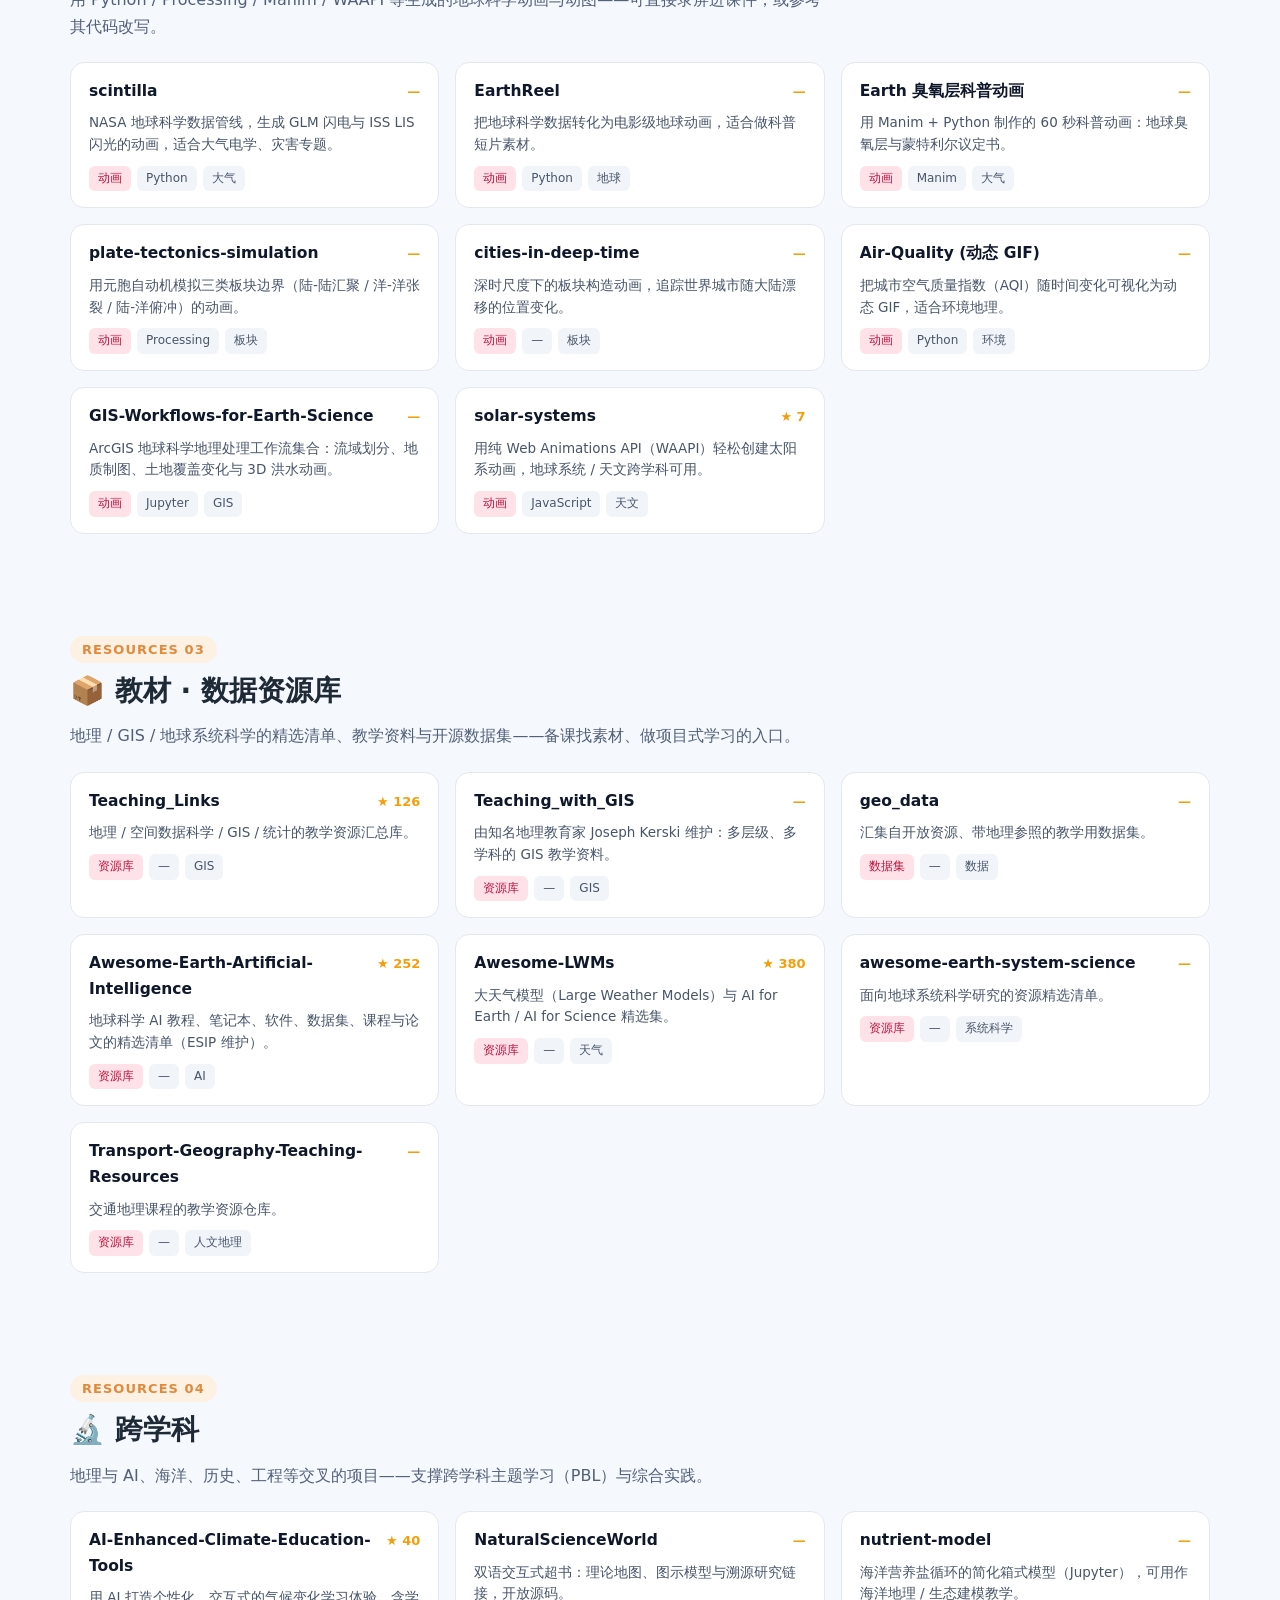
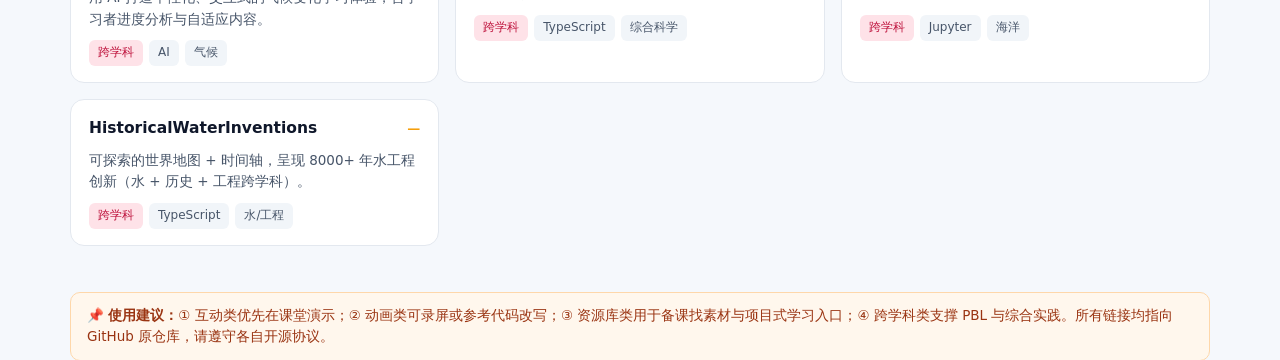
<file: resources.html>
<!DOCTYPE html>
<html lang="zh-CN">
<head>
<meta charset="UTF-8" />
<meta name="viewport" content="width=device-width, initial-scale=1.0" />
<title>外部资源库 · 硬糖的地理芝士</title>
<link rel="stylesheet" href="assets/style.css" />
<style>
  /* ===== 资源库专属样式 ===== */
  .filterbar{
    display:flex; flex-wrap:wrap; gap:10px; margin:6px 0 26px;
  }
  .filterbar button{
    border:1px solid var(--line,#e3e8ef); background:#fff; color:#334155;
    padding:8px 16px; border-radius:999px; cursor:pointer; font-size:14px;
    transition:.15s; font-weight:600;
  }
  .filterbar button:hover{border-color:#fb7185; color:#e11d48;}
  .filterbar button.active{background:#e11d48; border-color:#e11d48; color:#fff;}
  .res-section{margin-bottom:34px;}
  .res-grid{display:grid; grid-template-columns:repeat(auto-fill,minmax(320px,1fr)); gap:16px;}
  .res-card{
    border:1px solid var(--line,#e3e8ef); border-radius:14px; padding:16px 18px;
    background:#fff; display:flex; flex-direction:column; gap:8px; transition:.15s;
  }
  .res-card:hover{box-shadow:0 8px 24px rgba(15,23,42,.08); transform:translateY(-2px);}
  .res-head{display:flex; justify-content:space-between; align-items:baseline; gap:10px;}
  .res-head a{font-weight:700; color:#0f172a; text-decoration:none; font-size:15.5px; word-break:break-word;}
  .res-head a:hover{color:#e11d48;}
  .res-stars{color:#f59e0b; font-weight:700; white-space:nowrap; font-size:13px;}
  .res-desc{color:#475569; font-size:13.5px; line-height:1.6; margin:0;}
  .res-meta{display:flex; flex-wrap:wrap; gap:6px; margin-top:2px;}
  .chip{background:#f1f5f9; color:#475569; border-radius:6px; padding:3px 9px; font-size:12px;}
  .chip.t{background:#fee2e8; color:#be123c;}
  .res-note{background:#fff7ed; border:1px solid #fed7aa; color:#9a3412; border-radius:10px; padding:12px 16px; font-size:13.5px; line-height:1.6;}
  @media(max-width:560px){ .res-grid{grid-template-columns:1fr;} }
</style>
</head>
<body>

<!-- ===== 顶栏 / 总目录 ===== -->
<div class="topbar">
  <div class="topbar-inner">
    <div class="brand"><span class="logo">地</span> 硬糖的地理芝士</div>
    <nav class="toc">
      <a href="index.html" class="backlink">← 工作台</a>
      <a href="textbooks.html">📚 教材资源包</a>
      <a href="lesson-planner.html">🛠 教学案生成器</a>
      <a href="science-illustration.html">🎨 科普插图</a>
      <a href="lecture-notes.html">📖 地理讲义</a>
      <a href="#all">🌐 资源库</a>
    </nav>
  </div>
</div>

<!-- ===== Hero ===== -->
<header class="hero">
  <div class="hero-inner">
    <h1>地理 · 地球科学 · 跨学科教育资源库</h1>
    <p>从 <b>GitHub</b> 上筛选、整理的一批开源教学资源，覆盖<strong>高中地理、地球科学及跨学科教育</strong>。按「互动可视化 / 动图动画 / 教材数据 / 跨学科」分类，每条均附 GitHub 原文链接——方便你课前浏览、课堂演示或改编。与「科普插图生成器」配合使用，校内资源 + 开源资源互补。</p>
    <div class="hero-tags">
      <span>🌐 互动可视化</span><span>🎞 动图 / 动画</span><span>📦 教材 / 数据</span><span>🔬 跨学科</span>
    </div>
    <div class="res-note">
      ⚠️ <b>版权与许可提醒：</b>各仓库许可证（License）不同，课堂使用前请查看其 <code>LICENSE</code> 文件；部分需本地运行（Node / Python / Jupyter），部分可直接打开网页。本页仅作索引，资源版权归原作者所有。
    </div>
  </div>
</header>

<main class="wrap">

  <!-- ===== 筛选条 ===== -->
  <div class="filterbar" id="all">
    <button class="active" onclick="filterRes('all',this)">全部</button>
    <button onclick="filterRes('interactive',this)">互动 · 可视化</button>
    <button onclick="filterRes('animation',this)">动图 · 动画</button>
    <button onclick="filterRes('resources',this)">教材 · 数据</button>
    <button onclick="filterRes('inter',this)">跨学科</button>
  </div>

  <!-- ===== 互动 / 可视化 ===== -->
  <section class="res-section section" id="cat-interactive" data-cat="interactive">
    <div class="section-head">
      <span class="kicker">RESOURCES 01</span>
      <h2>🌐 互动 · 可视化</h2>
      <p>可直接打开网页或将数据加载到浏览器的交互式地球、气候地图、气象与海洋模拟、实时地震地球等——适合课堂演示与探究。</p>
    </div>
    <div class="res-grid">

      <div class="res-card">
        <div class="res-head"><a href="https://github.com/smithjohn78390/tongjiang-lab" target="_blank" rel="noopener">铜匠实验室 · Tongjiang Lab</a><span class="res-stars">★ 1529</span></div>
        <p class="res-desc">面向高中的免费交互式 3D 科学课程（lab.tongjiang.app），包含大量可操作的科学模拟与探究模块。</p>
        <div class="res-meta"><span class="chip t">互动</span><span class="chip">HTML</span><span class="chip">高中</span></div>
      </div>

      <div class="res-card">
        <div class="res-head"><a href="https://github.com/colincode0/earth-view" target="_blank" rel="noopener">earth-view</a><span class="res-stars">★ 415</span></div>
        <p class="res-desc">NASA GIBS 与哥白尼 Sentinel 卫星影像的 3D 地球浏览器（Three.js），支持区域缩放、时间序列回放。</p>
        <div class="res-meta"><span class="chip t">互动</span><span class="chip">TypeScript</span><span class="chip">遥感</span></div>
      </div>

      <div class="res-card">
        <div class="res-head"><a href="https://github.com/bartromgens/climatemaps" target="_blank" rel="noopener">climatemaps</a><span class="res-stars">★ 87</span></div>
        <p class="res-desc">全球月度气候数据（历史 + 预测）的交互式地图，适合气候类型、气候变化专题演示。</p>
        <div class="res-meta"><span class="chip t">互动</span><span class="chip">Python</span><span class="chip">气候</span></div>
      </div>

      <div class="res-card">
        <div class="res-head"><a href="https://github.com/boukestam/history-from-space" target="_blank" rel="noopener">history-from-space</a><span class="res-stars">★ 23</span></div>
        <p class="res-desc">近 10 万年地球的交互模型：海平面、气候与冰盖随科学数据变化（WebGL / THREE.js）。</p>
        <div class="res-meta"><span class="chip t">互动</span><span class="chip">WebGL</span><span class="chip">冰期</span></div>
      </div>

      <div class="res-card">
        <div class="res-head"><a href="https://github.com/nicolejkeeney/icesat2-book" target="_blank" rel="noopener">icesat2-book</a><span class="res-stars">★ 18</span></div>
        <p class="res-desc">ICESat-2 海冰厚度的交互式 Jupyter Book，含数据处理、可视化与分析流程。</p>
        <div class="res-meta"><span class="chip t">互动</span><span class="chip">Jupyter</span><span class="chip">海冰</span></div>
      </div>

      <div class="res-card">
        <div class="res-head"><a href="https://github.com/BetaNumeric/climate_spiral" target="_blank" rel="noopener">climate_spiral</a><span class="res-stars">★ 10</span></div>
        <p class="res-desc">1880 年以来全球气温上升的 3D 网页可视化（经典"气候螺旋"），适合全球变暖导入。</p>
        <div class="res-meta"><span class="chip t">互动</span><span class="chip">JavaScript</span><span class="chip">气候</span></div>
      </div>

      <div class="res-card">
        <div class="res-head"><a href="https://github.com/AaronMurillo01/Real-Time-Earthquake-Globe" target="_blank" rel="noopener">Real-Time-Earthquake-Globe</a><span class="res-stars">★ 3</span></div>
        <p class="res-desc">基于 USGS 实时数据的 3D 地震地球，含时间轴回放、深度筛选与详情视图（React / Three.js）。</p>
        <div class="res-meta"><span class="chip t">互动</span><span class="chip">React</span><span class="chip">地震</span></div>
      </div>

      <div class="res-card">
        <div class="res-head"><a href="https://github.com/AhmadAmmar/atmosphere-atlas" target="_blank" rel="noopener">atmosphere-atlas</a><span class="res-stars">—</span></div>
        <p class="res-desc">解释天气、海洋与气候的交互式 3D 地球，单页整合大气环流与洋流概念。</p>
        <div class="res-meta"><span class="chip t">互动</span><span class="chip">Python</span><span class="chip">大气</span></div>
      </div>

      <div class="res-card">
        <div class="res-head"><a href="https://github.com/kimjunny/typhoon-design-game" target="_blank" rel="noopener">typhoon-design-game</a><span class="res-stars">★ 1</span></div>
        <p class="res-desc">ENSO 台风设计游戏：用 GFS 风场可视化做交互式气象教学（韩国气象厅竞赛作品）。</p>
        <div class="res-meta"><span class="chip t">互动</span><span class="chip">JavaScript</span><span class="chip">气象</span></div>
      </div>

      <div class="res-card">
        <div class="res-head"><a href="https://github.com/DrAmores/meteotsunami-harbor-simulator" target="_blank" rel="noopener">meteotsunami-harbor-simulator</a><span class="res-stars">—</span></div>
        <p class="res-desc">气象海啸与港口共振的交互式模拟器，适合海岸地貌、海气相互作用专题。</p>
        <div class="res-meta"><span class="chip t">互动</span><span class="chip">HTML</span><span class="chip">海洋</span></div>
      </div>

      <div class="res-card">
        <div class="res-head"><a href="https://github.com/DrAmores/GFIS-Oceanografia-Ekman" target="_blank" rel="noopener">GFIS-Oceanografia-Ekman</a><span class="res-stars">—</span></div>
        <p class="res-desc">埃克曼螺旋（Ekman spiral）的交互式讲解页，洋流、风海流教学的直观工具。</p>
        <div class="res-meta"><span class="chip t">互动</span><span class="chip">HTML</span><span class="chip">洋流</span></div>
      </div>

      <div class="res-card">
        <div class="res-head"><a href="https://github.com/SheriKarasick/Mapping_Earthquakes" target="_blank" rel="noopener">Mapping_Earthquakes</a><span class="res-stars">—</span></div>
        <p class="res-desc">调用 API 实时呈现近期构造 / 海洋事件的交互地图，专为课堂增强设计。</p>
        <div class="res-meta"><span class="chip t">互动</span><span class="chip">JavaScript</span><span class="chip">板块</span></div>
      </div>

    </div>
  </section>

  <!-- ===== 动图 / 动画 ===== -->
  <section class="res-section section" id="cat-animation" data-cat="animation">
    <div class="section-head">
      <span class="kicker">RESOURCES 02</span>
      <h2>🎞 动图 · 动画</h2>
      <p>用 Python / Processing / Manim / WAAPI 等生成的地球科学动画与动图——可直接录屏进课件，或参考其代码改写。</p>
    </div>
    <div class="res-grid">

      <div class="res-card">
        <div class="res-head"><a href="https://github.com/cjt31415/scintilla" target="_blank" rel="noopener">scintilla</a><span class="res-stars">—</span></div>
        <p class="res-desc">NASA 地球科学数据管线，生成 GLM 闪电与 ISS LIS 闪光的动画，适合大气电学、灾害专题。</p>
        <div class="res-meta"><span class="chip t">动画</span><span class="chip">Python</span><span class="chip">大气</span></div>
      </div>

      <div class="res-card">
        <div class="res-head"><a href="https://github.com/fluxmx/EarthReel" target="_blank" rel="noopener">EarthReel</a><span class="res-stars">—</span></div>
        <p class="res-desc">把地球科学数据转化为电影级地球动画，适合做科普短片素材。</p>
        <div class="res-meta"><span class="chip t">动画</span><span class="chip">Python</span><span class="chip">地球</span></div>
      </div>

      <div class="res-card">
        <div class="res-head"><a href="https://github.com/SHADOW-MHMD/my-first-manim-project" target="_blank" rel="noopener">Earth 臭氧层科普动画</a><span class="res-stars">—</span></div>
        <p class="res-desc">用 Manim + Python 制作的 60 秒科普动画：地球臭氧层与蒙特利尔议定书。</p>
        <div class="res-meta"><span class="chip t">动画</span><span class="chip">Manim</span><span class="chip">大气</span></div>
      </div>

      <div class="res-card">
        <div class="res-head"><a href="https://github.com/joyce-ma-zz/plate-tectonics-simulation" target="_blank" rel="noopener">plate-tectonics-simulation</a><span class="res-stars">—</span></div>
        <p class="res-desc">用元胞自动机模拟三类板块边界（陆-陆汇聚 / 洋-洋张裂 / 陆-洋俯冲）的动画。</p>
        <div class="res-meta"><span class="chip t">动画</span><span class="chip">Processing</span><span class="chip">板块</span></div>
      </div>

      <div class="res-card">
        <div class="res-head"><a href="https://github.com/Trevesy/cities-in-deep-time" target="_blank" rel="noopener">cities-in-deep-time</a><span class="res-stars">—</span></div>
        <p class="res-desc">深时尺度下的板块构造动画，追踪世界城市随大陆漂移的位置变化。</p>
        <div class="res-meta"><span class="chip t">动画</span><span class="chip">—</span><span class="chip">板块</span></div>
      </div>

      <div class="res-card">
        <div class="res-head"><a href="https://github.com/Quantamaster/Air-Quality" target="_blank" rel="noopener">Air-Quality (动态 GIF)</a><span class="res-stars">—</span></div>
        <p class="res-desc">把城市空气质量指数（AQI）随时间变化可视化为动态 GIF，适合环境地理。</p>
        <div class="res-meta"><span class="chip t">动画</span><span class="chip">Python</span><span class="chip">环境</span></div>
      </div>

      <div class="res-card">
        <div class="res-head"><a href="https://github.com/srimayamohapatra/GIS-Workflows-for-Earth-Science" target="_blank" rel="noopener">GIS-Workflows-for-Earth-Science</a><span class="res-stars">—</span></div>
        <p class="res-desc">ArcGIS 地球科学地理处理工作流集合：流域划分、地质制图、土地覆盖变化与 3D 洪水动画。</p>
        <div class="res-meta"><span class="chip t">动画</span><span class="chip">Jupyter</span><span class="chip">GIS</span></div>
      </div>

      <div class="res-card">
        <div class="res-head"><a href="https://github.com/jdnichollsc/solar-systems" target="_blank" rel="noopener">solar-systems</a><span class="res-stars">★ 7</span></div>
        <p class="res-desc">用纯 Web Animations API（WAAPI）轻松创建太阳系动画，地球系统 / 天文跨学科可用。</p>
        <div class="res-meta"><span class="chip t">动画</span><span class="chip">JavaScript</span><span class="chip">天文</span></div>
      </div>

    </div>
  </section>

  <!-- ===== 教材 / 数据 ===== -->
  <section class="res-section section" id="cat-resources" data-cat="resources">
    <div class="section-head">
      <span class="kicker">RESOURCES 03</span>
      <h2>📦 教材 · 数据资源库</h2>
      <p>地理 / GIS / 地球系统科学的精选清单、教学资料与开源数据集——备课找素材、做项目式学习的入口。</p>
    </div>
    <div class="res-grid">

      <div class="res-card">
        <div class="res-head"><a href="https://github.com/GDSL-UL/Teaching_Links" target="_blank" rel="noopener">Teaching_Links</a><span class="res-stars">★ 126</span></div>
        <p class="res-desc">地理 / 空间数据科学 / GIS / 统计的教学资源汇总库。</p>
        <div class="res-meta"><span class="chip t">资源库</span><span class="chip">—</span><span class="chip">GIS</span></div>
      </div>

      <div class="res-card">
        <div class="res-head"><a href="https://github.com/Joseph-Kerski/Teaching_with_GIS" target="_blank" rel="noopener">Teaching_with_GIS</a><span class="res-stars">—</span></div>
        <p class="res-desc">由知名地理教育家 Joseph Kerski 维护：多层级、多学科的 GIS 教学资料。</p>
        <div class="res-meta"><span class="chip t">资源库</span><span class="chip">—</span><span class="chip">GIS</span></div>
      </div>

      <div class="res-card">
        <div class="res-head"><a href="https://github.com/barguzin/geo_data" target="_blank" rel="noopener">geo_data</a><span class="res-stars">—</span></div>
        <p class="res-desc">汇集自开放资源、带地理参照的教学用数据集。</p>
        <div class="res-meta"><span class="chip t">数据集</span><span class="chip">—</span><span class="chip">数据</span></div>
      </div>

      <div class="res-card">
        <div class="res-head"><a href="https://github.com/ESIPFed/Awesome-Earth-Artificial-Intelligence" target="_blank" rel="noopener">Awesome-Earth-Artificial-Intelligence</a><span class="res-stars">★ 252</span></div>
        <p class="res-desc">地球科学 AI 教程、笔记本、软件、数据集、课程与论文的精选清单（ESIP 维护）。</p>
        <div class="res-meta"><span class="chip t">资源库</span><span class="chip">—</span><span class="chip">AI</span></div>
      </div>

      <div class="res-card">
        <div class="res-head"><a href="https://github.com/jaychempan/Awesome-LWMs" target="_blank" rel="noopener">Awesome-LWMs</a><span class="res-stars">★ 380</span></div>
        <p class="res-desc">大天气模型（Large Weather Models）与 AI for Earth / AI for Science 精选集。</p>
        <div class="res-meta"><span class="chip t">资源库</span><span class="chip">—</span><span class="chip">天气</span></div>
      </div>

      <div class="res-card">
        <div class="res-head"><a href="https://github.com/mpimet/awesome-earth-system-science" target="_blank" rel="noopener">awesome-earth-system-science</a><span class="res-stars">—</span></div>
        <p class="res-desc">面向地球系统科学研究的资源精选清单。</p>
        <div class="res-meta"><span class="chip t">资源库</span><span class="chip">—</span><span class="chip">系统科学</span></div>
      </div>

      <div class="res-card">
        <div class="res-head"><a href="https://github.com/paezha/Transport-Geography-Teaching-Resources" target="_blank" rel="noopener">Transport-Geography-Teaching-Resources</a><span class="res-stars">—</span></div>
        <p class="res-desc">交通地理课程的教学资源仓库。</p>
        <div class="res-meta"><span class="chip t">资源库</span><span class="chip">—</span><span class="chip">人文地理</span></div>
      </div>

    </div>
  </section>

  <!-- ===== 跨学科 ===== -->
  <section class="res-section section" id="cat-inter" data-cat="inter">
    <div class="section-head">
      <span class="kicker">RESOURCES 04</span>
      <h2>🔬 跨学科</h2>
      <p>地理与 AI、海洋、历史、工程等交叉的项目——支撑跨学科主题学习（PBL）与综合实践。</p>
    </div>
    <div class="res-grid">

      <div class="res-card">
        <div class="res-head"><a href="https://github.com/Beckybams/AI-Enhanced-Climate-Education-Tools" target="_blank" rel="noopener">AI-Enhanced-Climate-Education-Tools</a><span class="res-stars">★ 40</span></div>
        <p class="res-desc">用 AI 打造个性化、交互式的气候变化学习体验，含学习者进度分析与自适应内容。</p>
        <div class="res-meta"><span class="chip t">跨学科</span><span class="chip">AI</span><span class="chip">气候</span></div>
      </div>

      <div class="res-card">
        <div class="res-head"><a href="https://github.com/eust-w/NaturalScienceWorld" target="_blank" rel="noopener">NaturalScienceWorld</a><span class="res-stars">—</span></div>
        <p class="res-desc">双语交互式超书：理论地图、图示模型与溯源研究链接，开放源码。</p>
        <div class="res-meta"><span class="chip t">跨学科</span><span class="chip">TypeScript</span><span class="chip">综合科学</span></div>
      </div>

      <div class="res-card">
        <div class="res-head"><a href="https://github.com/hernypeterson/nutrient-model" target="_blank" rel="noopener">nutrient-model</a><span class="res-stars">—</span></div>
        <p class="res-desc">海洋营养盐循环的简化箱式模型（Jupyter），可用作海洋地理 / 生态建模教学。</p>
        <div class="res-meta"><span class="chip t">跨学科</span><span class="chip">Jupyter</span><span class="chip">海洋</span></div>
      </div>

      <div class="res-card">
        <div class="res-head"><a href="https://github.com/dickinsonre/HistoricalWaterInventions" target="_blank" rel="noopener">HistoricalWaterInventions</a><span class="res-stars">—</span></div>
        <p class="res-desc">可探索的世界地图 + 时间轴，呈现 8000+ 年水工程创新（水 + 历史 + 工程跨学科）。</p>
        <div class="res-meta"><span class="chip t">跨学科</span><span class="chip">TypeScript</span><span class="chip">水/工程</span></div>
      </div>

    </div>
  </section>

  <div class="res-note">
    📌 <b>使用建议：</b>① 互动类优先在课堂演示；② 动画类可录屏或参考代码改写；③ 资源库类用于备课找素材与项目式学习入口；④ 跨学科类支撑 PBL 与综合实践。所有链接均指向 GitHub 原仓库，请遵守各自开源协议。
  </div>

</main>

<script>
function filterRes(cat, btn){
  document.querySelectorAll('.filterbar button').forEach(function(b){ b.classList.remove('active'); });
  btn.classList.add('active');
  document.querySelectorAll('.res-section').forEach(function(s){
    s.style.display = (cat === 'all' || s.dataset.cat === cat) ? '' : 'none';
  });
  window.scrollTo({top: document.getElementById('all').offsetTop - 70, behavior:'smooth'});
}
</script>

</body>
</html>
</file>
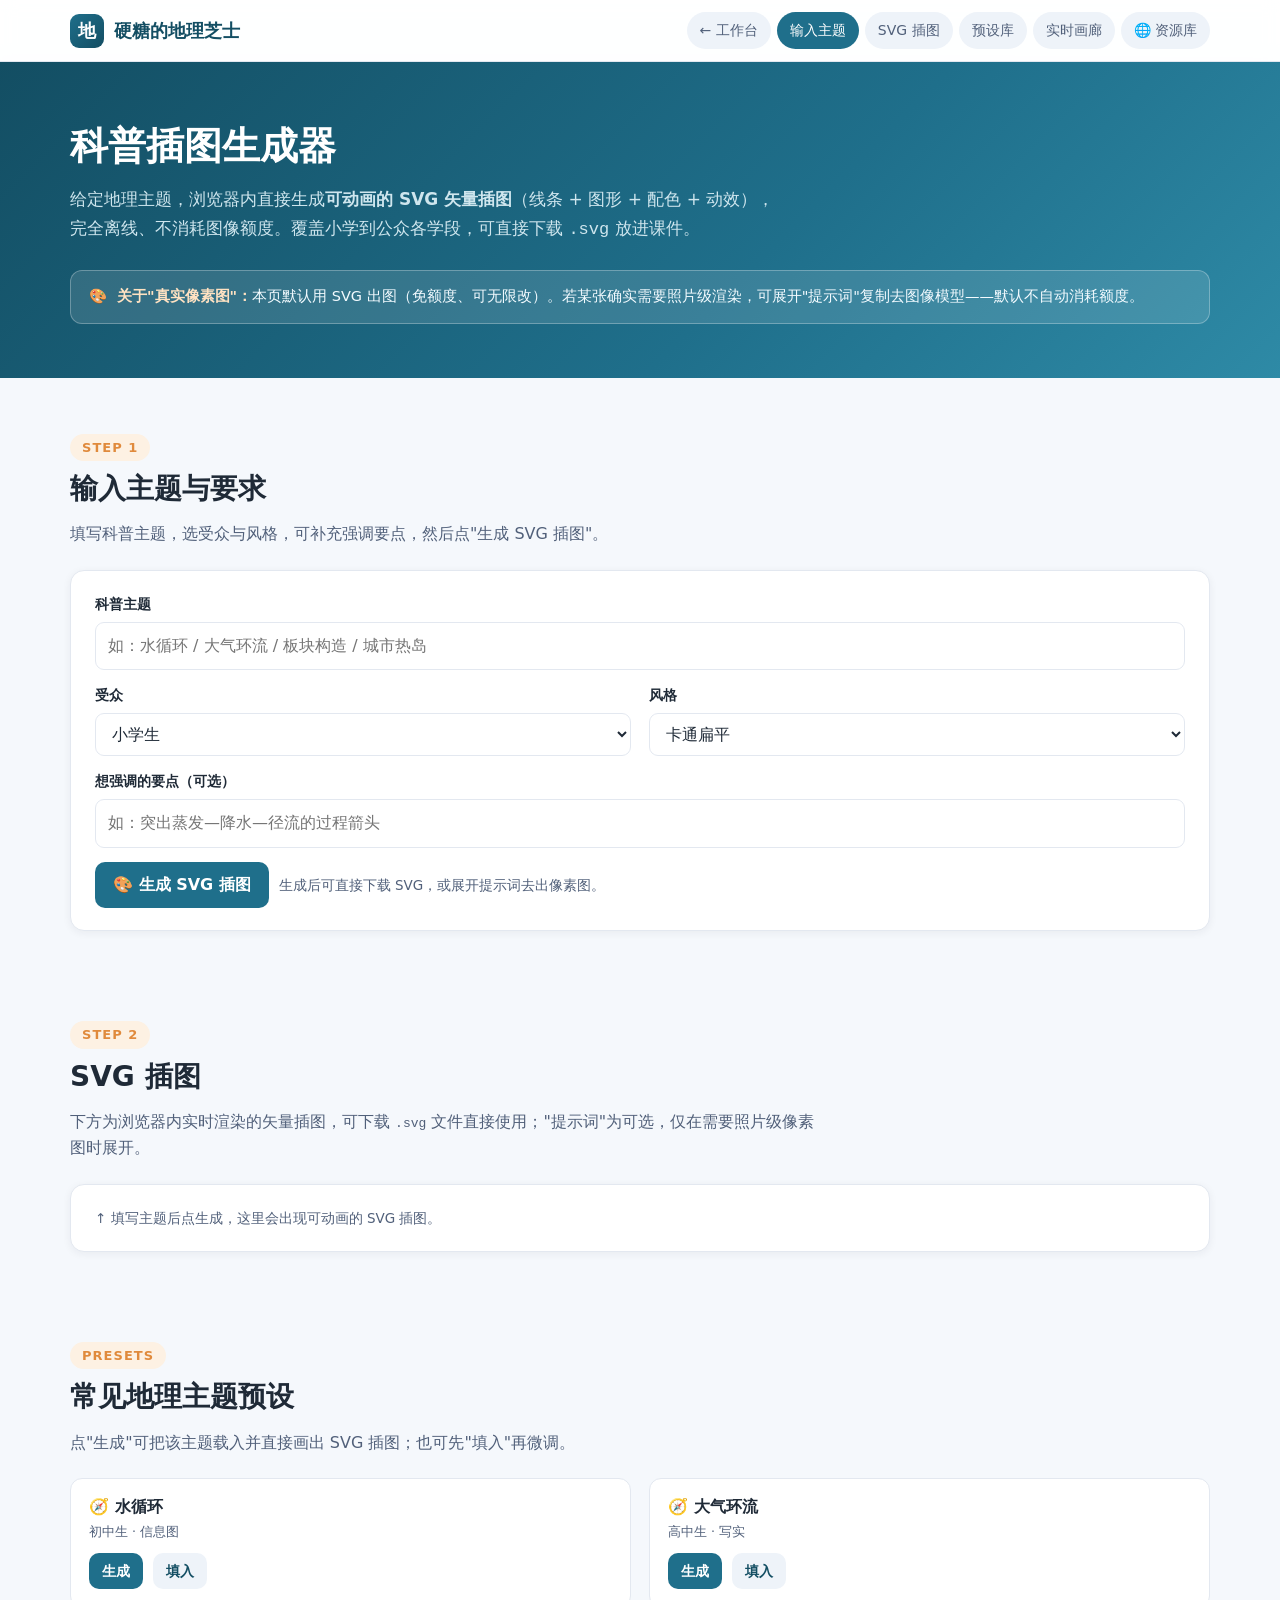
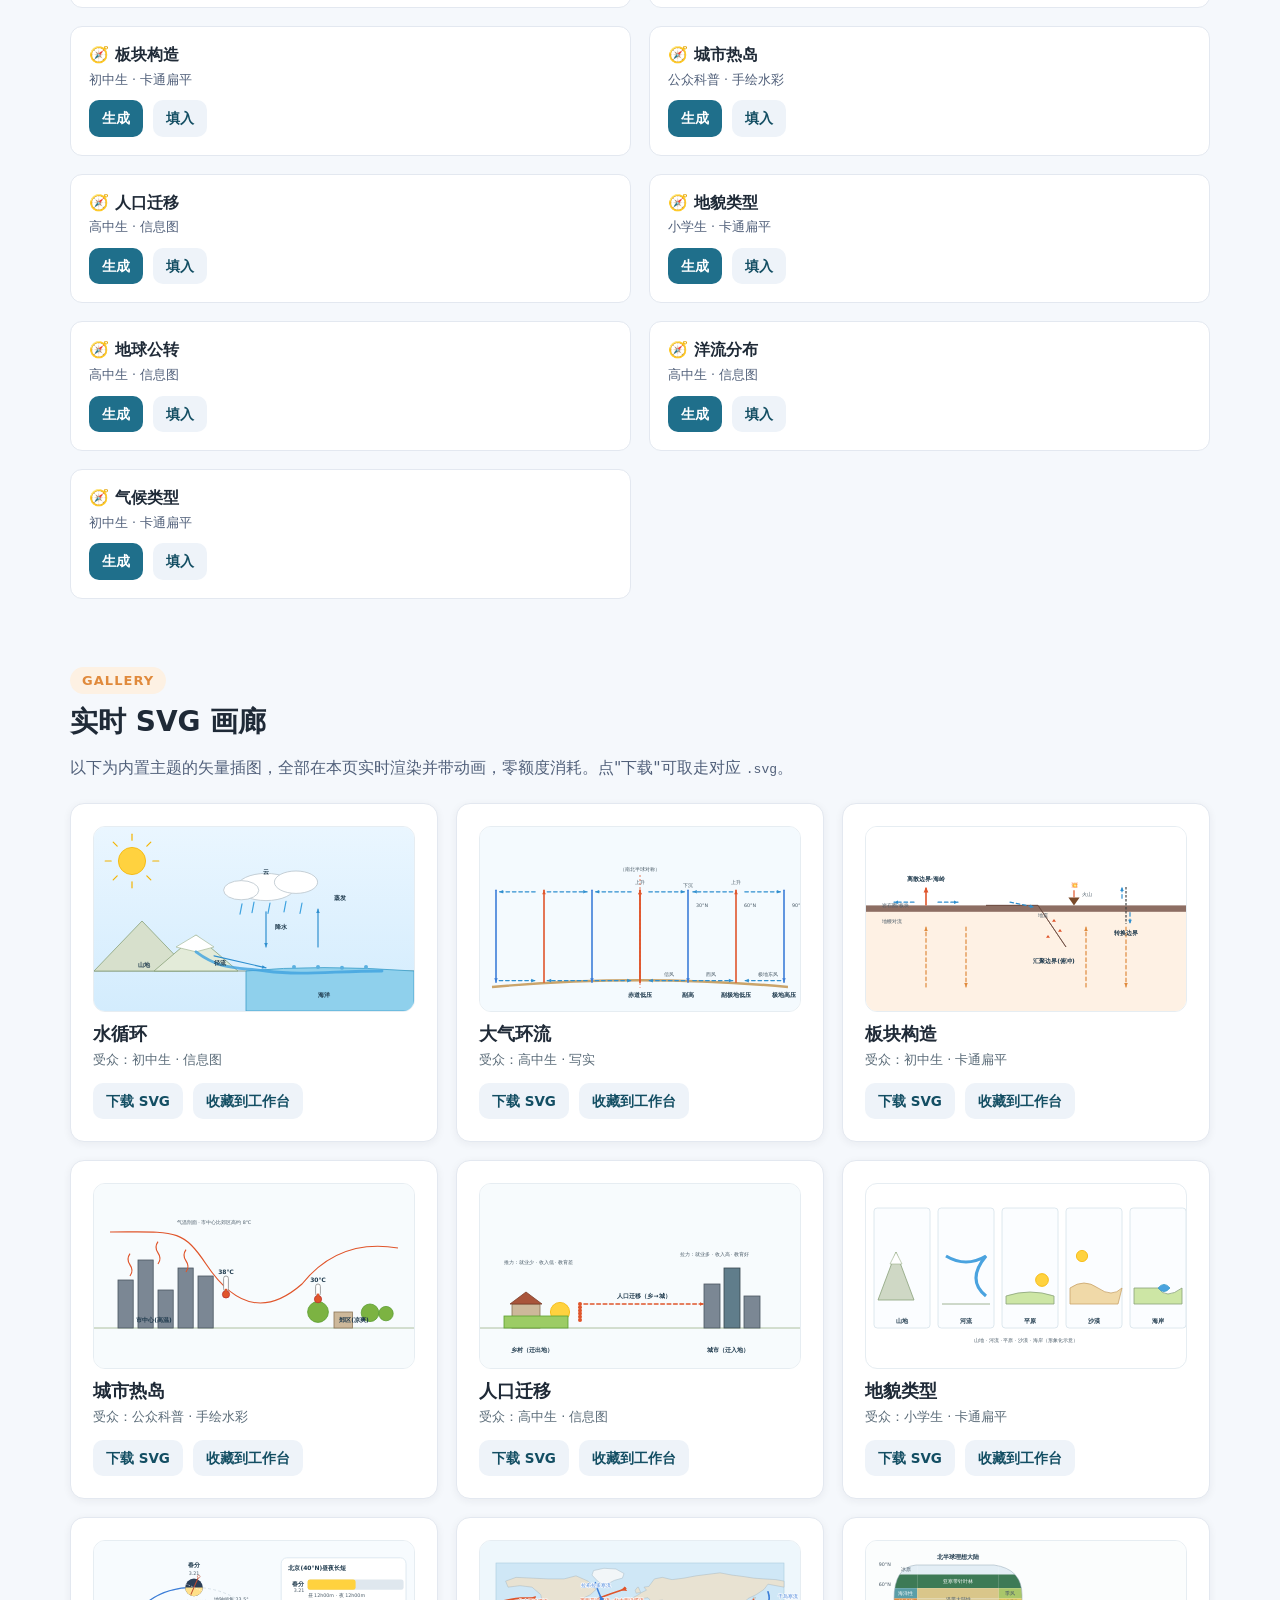
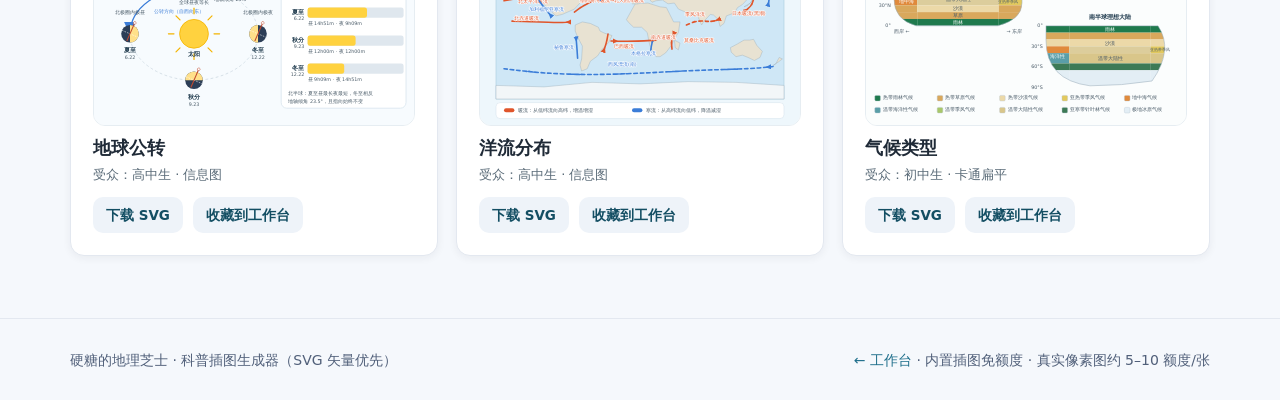
<file: science-illustration.html>
<!DOCTYPE html>
<html lang="zh-CN">
<head>
<meta charset="UTF-8" />
<meta name="viewport" content="width=device-width, initial-scale=1.0" />
<title>科普插图生成器 · 硬糖的地理芝士</title>
<link rel="stylesheet" href="assets/style.css" />
</head>
<body>

<!-- ===== 顶栏 ===== -->
<div class="topbar">
  <div class="topbar-inner">
    <div class="brand"><span class="logo">地</span> 硬糖的地理芝士</div>
    <nav class="toc">
      <a href="index.html" class="backlink">← 工作台</a>
      <a href="#input">输入主题</a>
      <a href="#result">SVG 插图</a>
      <a href="#presets">预设库</a>
      <a href="#gallery">实时画廊</a>
      <a href="resources.html">🌐 资源库</a>
    </nav>
  </div>
</div>

<header class="hero">
  <div class="hero-inner">
    <h1>科普插图生成器</h1>
    <p>给定地理主题，浏览器内直接生成<b>可动画的 SVG 矢量插图</b>（线条 + 图形 + 配色 + 动效），完全离线、不消耗图像额度。覆盖小学到公众各学段，可直接下载 <code>.svg</code> 放进课件。</p>
    <div class="cloud-banner">
      <span>🎨</span>
      <div><b>关于"真实像素图"：</b>本页默认用 SVG 出图（免额度、可无限改）。若某张确实需要照片级渲染，可展开"提示词"复制去图像模型——默认不自动消耗额度。</div>
    </div>
  </div>
</header>

<main class="wrap">

  <!-- ===== 输入 ===== -->
  <section class="section" id="input">
    <div class="section-head">
      <span class="kicker">STEP 1</span>
      <h2>输入主题与要求</h2>
      <p>填写科普主题，选受众与风格，可补充强调要点，然后点"生成 SVG 插图"。</p>
    </div>
    <div class="module">
      <div class="module-body">
        <div class="field"><label>科普主题</label><input id="topic" type="text" placeholder="如：水循环 / 大气环流 / 板块构造 / 城市热岛" /></div>
        <div class="form-grid">
          <div class="field">
            <label>受众</label>
            <select id="audience">
              <option>小学生</option>
              <option>初中生</option>
              <option>高中生</option>
              <option>公众科普</option>
            </select>
          </div>
          <div class="field">
            <label>风格</label>
            <select id="styleSel">
              <option>卡通扁平</option>
              <option>手绘水彩</option>
              <option>信息图</option>
              <option>写实</option>
            </select>
          </div>
        </div>
        <div class="field"><label>想强调的要点（可选）</label><input id="emph" type="text" placeholder="如：突出蒸发—降水—径流的过程箭头" /></div>
        <div class="row" style="margin-top:6px">
          <button class="btn" id="genBtn" type="button">🎨 生成 SVG 插图</button>
          <span class="empty-hint" id="genHint">生成后可直接下载 SVG，或展开提示词去出像素图。</span>
        </div>
      </div>
    </div>
  </section>

  <!-- ===== 结果 ===== -->
  <section class="section" id="result">
    <div class="section-head">
      <span class="kicker">STEP 2</span>
      <h2>SVG 插图</h2>
      <p>下方为浏览器内实时渲染的矢量插图，可下载 <code>.svg</code> 文件直接使用；"提示词"为可选，仅在需要照片级像素图时展开。</p>
    </div>
    <div class="module">
      <div class="module-body">
        <div id="resultBox"><div class="empty-hint">↑ 填写主题后点生成，这里会出现可动画的 SVG 插图。</div></div>
      </div>
    </div>
  </section>

  <!-- ===== 预设库 ===== -->
  <section class="section" id="presets">
    <div class="section-head">
      <span class="kicker">PRESETS</span>
      <h2>常见地理主题预设</h2>
      <p>点"生成"可把该主题载入并直接画出 SVG 插图；也可先"填入"再微调。</p>
    </div>
    <div class="grid grid-2" id="presetGrid"></div>
  </section>

  <!-- ===== 实时画廊 ===== -->
  <section class="section" id="gallery">
    <div class="section-head">
      <span class="kicker">GALLERY</span>
      <h2>实时 SVG 画廊</h2>
      <p>以下为内置主题的矢量插图，全部在本页实时渲染并带动画，零额度消耗。点"下载"可取走对应 <code>.svg</code>。</p>
    </div>
    <div class="grid grid-3" id="galleryBox"></div>
  </section>

</main>

<footer class="footer">
  <div class="wrap">
    <div>硬糖的地理芝士 · 科普插图生成器（SVG 矢量优先）</div>
    <div><a href="index.html">← 工作台</a> · 内置插图免额度 · 真实像素图约 5–10 额度/张</div>
  </div>
</footer>

<script src="assets/app.js"></script>
<script>
/* ---------- 通用箭头 ---------- */
function arrow(x1, y1, x2, y2, color, w) {
  const a = Math.atan2(y2 - y1, x2 - x1), s = 11;
  const x3 = x2 - s * Math.cos(a - 0.42), y3 = y2 - s * Math.sin(a - 0.42);
  const x4 = x2 - s * Math.cos(a + 0.42), y4 = y2 - s * Math.sin(a + 0.42);
  return '<line x1="' + x1 + '" y1="' + y1 + '" x2="' + x2 + '" y2="' + y2 + '" stroke="' + color + '" stroke-width="' + (w || 3) + '" stroke-linecap="round"/>'
    + '<polygon points="' + x2 + ',' + y2 + ' ' + x3 + ',' + y3 + ' ' + x4 + ',' + y4 + '" fill="' + color + '"/>';
}

/* ---------- 水循环 ---------- */
function svgWater() {
  return '<svg viewBox="0 0 800 460" class="ill" xmlns="http://www.w3.org/2000/svg" role="img" aria-label="水循环示意图">'
    + '<defs><linearGradient id="wc-sky" x1="0" y1="0" x2="0" y2="1"><stop offset="0" stop-color="#eaf6ff"/><stop offset="1" stop-color="#d3ecfd"/></linearGradient></defs>'
    + '<rect width="800" height="460" fill="url(#wc-sky)"/>'
    + '<g class="spin" style="transform-origin:95px 85px"><circle cx="95" cy="85" r="34" fill="#ffd23f" stroke="#f4b400" stroke-width="2"/>'
    + '<g stroke="#f4b400" stroke-width="3" stroke-linecap="round">'
    + '<line x1="95" y1="33" x2="95" y2="18"/><line x1="95" y1="137" x2="95" y2="152"/><line x1="43" y1="85" x2="28" y2="85"/><line x1="147" y1="85" x2="162" y2="85"/>'
    + '<line x1="58" y1="48" x2="48" y2="38"/><line x1="132" y1="122" x2="142" y2="132"/><line x1="132" y1="48" x2="142" y2="38"/><line x1="58" y1="122" x2="48" y2="132"/></g></g>'
    + '<line x1="0" y1="360" x2="800" y2="360" stroke="#7c8a6a" stroke-width="2"/>'
    + '<path d="M0 360 L120 235 L240 360 Z" fill="#d7e0cc" stroke="#8aa17a" stroke-width="2"/>'
    + '<path d="M150 360 L255 270 L360 360 Z" fill="#e3ebd9" stroke="#8aa17a" stroke-width="2"/>'
    + '<path d="M205 300 L255 270 L300 300 L255 312 Z" fill="#fff" stroke="#9bb08a" stroke-width="1.5"/>'
    + '<path d="M380 360 Q560 343 800 360 L800 460 L380 460 Z" fill="#8fd0ec" stroke="#3b9ec9" stroke-width="2"/>'
    + '<g fill="#ffffff" stroke="#b9c4cc" stroke-width="2"><ellipse cx="430" cy="150" rx="72" ry="34"/><ellipse cx="505" cy="138" rx="54" ry="28"/><ellipse cx="368" cy="158" rx="44" ry="24"/></g>'
    + '<g stroke="#3fa3e0" stroke-width="3" stroke-linecap="round">'
    + '<line class="rain" x1="400" y1="188" x2="395" y2="214"/><line class="rain" x1="440" y1="190" x2="435" y2="216" style="animation-delay:.3s"/>'
    + '<line class="rain" x1="480" y1="186" x2="475" y2="212" style="animation-delay:.6s"/><line class="rain" x1="520" y1="190" x2="515" y2="216" style="animation-delay:.9s"/>'
    + '<line class="rain" x1="370" y1="192" x2="365" y2="218" style="animation-delay:.45s"/></g>'
    + '<g fill="#5bb0e0"><circle class="evap" cx="560" cy="350" r="5"/><circle class="evap" cx="620" cy="352" r="5" style="animation-delay:.8s"/>'
    + '<circle class="evap" cx="680" cy="350" r="5" style="animation-delay:1.6s"/><circle class="evap" cx="500" cy="350" r="5" style="animation-delay:2.2s"/></g>'
    + '<path d="M255 312 C320 360 360 350 430 360 C520 372 600 360 720 360" fill="none" stroke="#3fa3e0" stroke-width="7" stroke-linecap="round" opacity=".8"/>'
    + arrow(560, 300, 560, 205, '#2f8fcf', 3) + arrow(430, 212, 430, 300, '#2f8fcf', 3) + arrow(300, 322, 430, 352, '#2f8fcf', 3)
    + '<text class="lbl" x="600" y="182">蒸发</text><text class="lbl" x="452" y="255">降水</text><text class="lbl" x="300" y="345">径流</text>'
    + '<text class="lbl" x="560" y="425">海洋</text><text class="lbl" x="110" y="350">山地</text><text class="lbl" x="430" y="118" text-anchor="middle">云</text>'
    + '</svg>';
}

/* ---------- 大气环流（三圈） ---------- */
function airCells() {
  let g = '';
  // 垂直列：上升/下沉
  g += arrow(400, 388, 400, 158, '#e0552b', 4);   // 赤道上升
  g += arrow(520, 158, 520, 388, '#3b7dd8', 4);   // 30N 下沉
  g += arrow(640, 388, 640, 158, '#e0552b', 4);   // 60N 上升
  g += arrow(760, 158, 760, 388, '#3b7dd8', 4);   // 极地下沉
  // 地面风
  g += '<g class="flow">' + arrow(512, 384, 422, 384, '#2f8fcf', 3) + '</g>'; // 信风（向赤道）
  g += '<g class="flow">' + arrow(532, 384, 632, 384, '#2f8fcf', 3) + '</g>'; // 西风（向极）
  g += '<g class="flow">' + arrow(752, 384, 662, 384, '#2f8fcf', 3) + '</g>'; // 极地东风（向赤道）
  // 高空回流（相反）
  g += '<g class="flow">' + arrow(422, 162, 512, 162, '#2f8fcf', 3) + '</g>';
  g += '<g class="flow">' + arrow(632, 162, 532, 162, '#2f8fcf', 3) + '</g>';
  g += '<g class="flow">' + arrow(662, 162, 752, 162, '#2f8fcf', 3) + '</g>';
  return g;
}
function svgAir() {
  let s = '<svg viewBox="0 0 800 460" class="ill" xmlns="http://www.w3.org/2000/svg" role="img" aria-label="大气环流三圈示意图">'
    + '<rect width="800" height="460" fill="#f4fafe"/>'
    + '<path d="M30 400 Q400 366 770 400" fill="none" stroke="#caa46a" stroke-width="6"/>'
    + '<line x1="400" y1="120" x2="400" y2="402" stroke="#e0552b" stroke-width="2" stroke-dasharray="5 5"/>';
  // 北半球（右侧）
  s += '<g>' + airCells() + '</g>';
  // 南半球（镜像，不含文字）
  s += '<g transform="translate(800,0) scale(-1,1)">' + airCells() + '</g>';
  // 标签（仅右侧）
  s += '<text class="lbl" x="400" y="424" text-anchor="middle">赤道低压</text>'
    + '<text class="lbl" x="520" y="424" text-anchor="middle">副高</text>'
    + '<text class="lbl" x="640" y="424" text-anchor="middle">副极地低压</text>'
    + '<text class="lbl" x="760" y="424" text-anchor="middle">极地高压</text>'
    + '<text class="lbl-s" x="460" y="372">信风</text><text class="lbl-s" x="566" y="372">西风</text><text class="lbl-s" x="694" y="372">极地东风</text>'
    + '<text class="lbl-s" x="400" y="142" text-anchor="middle">上升</text><text class="lbl-s" x="520" y="150" text-anchor="middle">下沉</text>'
    + '<text class="lbl-s" x="640" y="142" text-anchor="middle">上升</text>'
    + '<text class="lbl-s" x="780" y="200">90°N</text><text class="lbl-s" x="660" y="200">60°N</text><text class="lbl-s" x="540" y="200">30°N</text>'
    + '<text class="lbl-s" x="400" y="110" text-anchor="middle">（南北半球对称）</text>'
    + '</svg>';
  return s;
}

/* ---------- 板块构造 ---------- */
function svgPlates() {
  return '<svg viewBox="0 0 800 460" class="ill" xmlns="http://www.w3.org/2000/svg" role="img" aria-label="板块构造示意图">'
    + '<rect width="800" height="460" fill="#fff"/>'
    + '<rect x="0" y="210" width="800" height="250" fill="#f6b26b" opacity=".18"/>'
    // 地幔对流
    + '<g class="flow">' + arrow(150, 400, 150, 250, '#e08a3c', 3) + arrow(250, 250, 250, 400, '#e08a3c', 3)
    + arrow(550, 400, 550, 250, '#e08a3c', 3) + arrow(650, 250, 650, 400, '#e08a3c', 3) + '</g>'
    // 岩石圈（地壳）
    + '<rect x="0" y="196" width="800" height="16" fill="#8d6e63"/>'
    // 离散边界（海岭）x=150
    + '<g class="flow">' + arrow(120, 188, 70, 188, '#2f8fcf', 3) + arrow(180, 188, 230, 188, '#2f8fcf', 3) + '</g>'
    + '<path d="M150 196 L150 152" stroke="#e0552b" stroke-width="4"/>'
    + '<polygon points="150,150 144,164 156,164" fill="#e0552b"/>'
    // 汇聚边界（俯冲）x=430
    + '<path d="M300 196 L430 196 L500 300 L430 196 Z" fill="#b08968" stroke="#6d4c41" stroke-width="2"/>'
    + '<g class="flow">' + arrow(360, 188, 420, 200, '#2f8fcf', 3) + '</g>'
    + '<polygon points="520,196 506,176 534,176" fill="#7a4a2b"/>' // 火山
    + '<path d="M520 176 L520 158" stroke="#e0552b" stroke-width="3"/>'
    + '<text x="520" y="150" text-anchor="middle" font-size="14">💥</text>'
    + '<g fill="#e0552b">' + star(470, 230) + star(485, 255) + star(455, 270) + '</g>' // 地震
    // 转换边界 x=650
    + '<g class="flow">' + arrow(640, 178, 640, 150, '#2f8fcf', 3) + arrow(660, 214, 660, 242, '#2f8fcf', 3) + '</g>'
    + '<line x1="650" y1="150" x2="650" y2="242" stroke="#444" stroke-width="3" stroke-dasharray="6 4"/>'
    // 标签
    + '<text class="lbl" x="150" y="135" text-anchor="middle">离散边界·海岭</text>'
    + '<text class="lbl" x="470" y="340" text-anchor="middle">汇聚边界(俯冲)</text>'
    + '<text class="lbl" x="650" y="270" text-anchor="middle">转换边界</text>'
    + '<text class="lbl-s" x="40" y="240">地幔对流</text>'
    + '<text class="lbl-s" x="40" y="200">岩石圈/板块</text>'
    + '<text class="lbl-s" x="540" y="172">火山</text>'
    + '<text class="lbl-s" x="430" y="225" fill="#e0552b">地震</text>'
    + '</svg>';
}
function star(x, y) {
  return '<polygon points="' + x + ',' + y + ' ' + (x - 5) + ',' + (y + 7) + ' ' + (x + 5) + ',' + (y + 7) + '"/>';
}

/* ---------- 城市热岛 ---------- */
function svgCity() {
  let b = '';
  // 市中心高楼
  const bx = [60, 110, 160, 210, 260];
  const bh = [120, 170, 95, 150, 130];
  for (let i = 0; i < 5; i++) b += '<rect x="' + bx[i] + '" y="' + (360 - bh[i]) + '" width="38" height="' + bh[i] + '" fill="#7b8794" stroke="#4a5560" stroke-width="2"/>';
  // 郊区树木与矮房
  b += '<rect x="600" y="320" width="46" height="40" fill="#cdb89a" stroke="#8a7355" stroke-width="2"/>'
    + '<circle cx="560" cy="320" r="26" fill="#7cb342" stroke="#5a9e2f" stroke-width="2"/>'
    + '<circle cx="690" cy="322" r="22" fill="#7cb342" stroke="#5a9e2f" stroke-width="2"/>'
    + '<circle cx="730" cy="324" r="18" fill="#7cb342" stroke="#5a9e2f" stroke-width="2"/>';
  // 地面
  let s = '<svg viewBox="0 0 800 460" class="ill" xmlns="http://www.w3.org/2000/svg" role="img" aria-label="城市热岛效应示意图">'
    + '<rect width="800" height="460" fill="#f7fbfd"/>'
    + '<line x1="0" y1="360" x2="800" y2="360" stroke="#9bb08a" stroke-width="2"/>'
    + b
    // 热浪（市中心上升）
    + '<g class="pulse" stroke="#e0552b" stroke-width="3" fill="none">'
    + '<path d="M90 230 q10 -14 0 -28 q-10 -14 0 -28"/><path d="M160 200 q10 -14 0 -28 q-10 -14 0 -28"/><path d="M230 220 q10 -14 0 -28 q-10 -14 0 -28"/></g>'
    // 温度曲线
    + '<path d="M40 120 C200 120 220 110 280 200 C360 320 440 320 520 250 C600 150 700 150 760 160" fill="none" stroke="#e0552b" stroke-width="3"/>'
    // 温度计
    + thermo(330, 230, 38) + thermo(560, 250, 30)
    + '<text class="lbl" x="150" y="345" text-anchor="middle">市中心(高温)</text>'
    + '<text class="lbl" x="650" y="345" text-anchor="middle">郊区(凉爽)</text>'
    + '<text class="lbl" x="330" y="225" text-anchor="middle" fill="#e0552b">38℃</text>'
    + '<text class="lbl" x="560" y="245" text-anchor="middle" fill="#3b7dd8">30℃</text>'
    + '<text class="lbl-s" x="300" y="100" text-anchor="middle">气温剖面 · 市中心比郊区高约 8℃</text>'
    + '</svg>';
  return s;
}
function thermo(x, y, h) {
  return '<rect x="' + (x - 6) + '" y="' + y + '" width="12" height="' + h + '" rx="6" fill="#fff" stroke="#888" stroke-width="2"/>'
    + '<circle cx="' + x + '" cy="' + (y + h + 8) + '" r="9" fill="#e0552b" stroke="#b33" stroke-width="2"/>'
    + '<rect x="' + (x - 3) + '" y="' + (y + h - 6) + '" width="6" height="14" fill="#e0552b"/>';
}

/* ---------- 人口迁移 ---------- */
function svgMig() {
  let dots = '';
  for (let i = 0; i < 6; i++) dots += '<circle class="move" cx="250" cy="' + (300 + i * 8) + '" r="5" fill="#e0552b" style="animation-delay:' + (i * 0.5) + 's"/>';
  return '<svg viewBox="0 0 800 460" class="ill" xmlns="http://www.w3.org/2000/svg" role="img" aria-label="人口迁移示意图">'
    + '<rect width="800" height="460" fill="#f7fbfd"/>'
    + '<line x1="0" y1="360" x2="800" y2="360" stroke="#9bb08a" stroke-width="2"/>'
    // 乡村
    + '<rect x="80" y="300" width="70" height="60" fill="#cdb89a" stroke="#8a7355" stroke-width="2"/>'
    + '<path d="M75 300 L115 270 L155 300 Z" fill="#a9543a" stroke="#7a3c28" stroke-width="2"/>'
    + '<circle cx="200" cy="320" r="24" fill="#ffd23f" stroke="#f4b400" stroke-width="2"/>'
    + '<rect x="60" y="330" width="160" height="30" fill="#9ccc65" stroke="#5a9e2f" stroke-width="2"/>'
    // 城市
    + '<rect x="560" y="250" width="40" height="110" fill="#7b8794" stroke="#4a5560" stroke-width="2"/>'
    + '<rect x="610" y="210" width="40" height="150" fill="#607d8b" stroke="#37474f" stroke-width="2"/>'
    + '<rect x="660" y="280" width="40" height="80" fill="#7b8794" stroke="#4a5560" stroke-width="2"/>'
    // 迁移箭头
    + '<g class="flow">' + arrow(260, 300, 560, 300, '#e0552b', 4) + '</g>' + dots
    // 推拉因素
    + '<text class="lbl" x="130" y="420" text-anchor="middle">乡村（迁出地）</text>'
    + '<text class="lbl" x="620" y="420" text-anchor="middle">城市（迁入地）</text>'
    + '<text class="lbl-s" x="60" y="200">推力：就业少 · 收入低 · 教育差</text>'
    + '<text class="lbl-s" x="500" y="180">拉力：就业多 · 收入高 · 教育好</text>'
    + '<text class="lbl" x="410" y="285" text-anchor="middle" fill="#e0552b">人口迁移（乡→城）</text>'
    + '</svg>';
}

/* ---------- 地貌类型 ---------- */
function svgLand() {
  function scene(x, title, inner) {
    return '<g transform="translate(' + x + ',60)"><rect x="0" y="0" width="140" height="300" fill="#fbfdff" stroke="#d6e2ea" stroke-width="2" rx="8"/>'
      + inner + '<text class="lbl" x="70" y="288" text-anchor="middle">' + title + '</text></g>';
  }
  const m = scene(20, '山地', '<path d="M10 230 L55 110 L100 230 Z" fill="#cfd8c5" stroke="#8aa17a" stroke-width="2"/><path d="M55 110 L70 140 L40 140 Z" fill="#fff" stroke="#9bb08a" stroke-width="1.5"/>');
  const r = scene(180, '河流', '<path d="M20 120 q50 30 100 0 q-50 60 0 100" fill="none" stroke="#4aa3df" stroke-width="8"/><path d="M10 240 L130 240" stroke="#8aa17a" stroke-width="2"/>');
  const p = scene(340, '平原', '<path d="M10 220 q60 -20 120 0 L130 240 L10 240 Z" fill="#cde6a5" stroke="#8aa17a" stroke-width="2"/><circle cx="100" cy="180" r="16" fill="#ffd23f" stroke="#f4b400" stroke-width="2"/>');
  const d = scene(500, '沙漠', '<path d="M10 200 q35 -25 70 0 q35 25 60 0 L130 240 L10 240 Z" fill="#f0d9a8" stroke="#caa46a" stroke-width="2"/><circle cx="40" cy="120" r="14" fill="#ffd23f" stroke="#f4b400" stroke-width="2"/>');
  const c = scene(660, '海岸', '<path d="M10 200 L70 200 Q90 230 130 200 L130 240 L10 240 Z" fill="#cde6a5" stroke="#8aa17a" stroke-width="2"/><path d="M70 200 q15 -18 30 0 q-15 18 -30 0" fill="#4aa3df" stroke="#3b9ec9" stroke-width="2"/>');
  return '<svg viewBox="0 0 800 460" class="ill" xmlns="http://www.w3.org/2000/svg" role="img" aria-label="地貌类型示意图">' + m + r + p + d + c
    + '<text class="lbl-s" x="400" y="395" text-anchor="middle">山地 · 河流 · 平原 · 沙漠 · 海岸（形象化示意）</text></svg>';
}

/* ---------- 唯一 id 工具（画廊中多个 SVG 并存，避免 defs id 冲突） ---------- */
var __uid = 0;
function uid(p) { __uid++; return p + '-' + __uid; }

/* ---------- 地球公转与昼夜长短 ---------- */
function svgRevolution() {
  const SUNX = 250, SUNY = 232, RX = 160, RY = 116, R = 22, TILT = 23.5;
  const mkA = uid('revarr');
  const defs = '<defs><marker id="' + mkA + '" markerWidth="12" markerHeight="10" refX="10" refY="5" orient="auto">'
    + '<path d="M0,0 L11,5 L0,10 Z" fill="#3b7dd8"/></marker></defs>';
  function earth(x, y, sunAng) {
    // 昼半球：以太阳方向为轴的半圆（显式三点弧，避免旋转叠加歧义）
    const A = sunAng * Math.PI / 180;
    const ax = Math.cos(A), ay = Math.sin(A);
    const px = -ay, py = ax;
    const p1x = x + px * R, p1y = y + py * R;
    const p2x = x - px * R, p2y = y - py * R;
    const sx = x + ax * R, sy = y + ay * R;
    let s = '<circle cx="' + x + '" cy="' + y + '" r="' + R + '" fill="#2c3e57"/>';
    s += '<path d="M' + x + ',' + y + ' L' + p1x.toFixed(1) + ',' + p1y.toFixed(1)
      + ' A' + R + ',' + R + ' 0 0 0 ' + sx.toFixed(1) + ',' + sy.toFixed(1)
      + ' A' + R + ',' + R + ' 0 0 0 ' + p2x.toFixed(1) + ',' + p2y.toFixed(1) + ' Z" fill="#ffe08a"/>';
    // 地轴（倾角 23.5°，四位置方向一致）与赤道
    s += '<g transform="rotate(' + TILT + ',' + x + ',' + y + ')">';
    s += '<line x1="' + (x - R) + '" y1="' + y + '" x2="' + (x + R) + '" y2="' + y + '" stroke="#ffffff" stroke-width="1.5" stroke-dasharray="4 3" opacity=".85"/>';
    s += '<line x1="' + x + '" y1="' + (y + 0.9 * R) + '" x2="' + x + '" y2="' + (y - 1.35 * R) + '" stroke="#c0492f" stroke-width="2.6"/>';
    s += '<circle cx="' + x + '" cy="' + (y - 1.35 * R) + '" r="3.4" fill="#fff" stroke="#c0492f" stroke-width="1.2"/>';
    s += '</g>';
    return s;
  }
  function fmtDur(h) {
    var hh = Math.floor(h), mm = Math.round((h - hh) * 60);
    if (mm === 60) { hh += 1; mm = 0; }
    return hh + 'h' + String(mm).padStart(2, '0') + 'm';
  }
  let s = '<svg viewBox="0 0 800 460" class="ill" xmlns="http://www.w3.org/2000/svg" role="img" aria-label="地球公转与昼夜长短示意图">' + defs;
  s += '<rect width="800" height="460" fill="#f7fbfe"/>';
  s += '<ellipse cx="' + SUNX + '" cy="' + SUNY + '" rx="' + RX + '" ry="' + RY + '" fill="none" stroke="#cfdae3" stroke-width="2" stroke-dasharray="7 6"/>';
  // 公转方向：自西向东（逆时针）春分 → 夏至
  s += '<path d="M' + SUNX + ',' + (SUNY - RY) + ' A' + RX + ',' + RY + ' 0 0 0 ' + (SUNX - RX) + ',' + SUNY + '" fill="none" stroke="#3b7dd8" stroke-width="3" marker-end="url(#' + mkA + ')"/>';
  s += '<text class="lbl-s" x="150" y="180" style="fill:#3b7dd8">公转方向（自西向东）</text>';
  // 太阳
  s += '<g class="spin" style="transform-origin:' + SUNX + 'px ' + SUNY + 'px">';
  s += '<circle cx="' + SUNX + '" cy="' + SUNY + '" r="36" fill="#ffd23f" stroke="#f4b400" stroke-width="2"/>';
  s += '<g stroke="#f4b400" stroke-width="3" stroke-linecap="round">'
    + '<line x1="250" y1="182" x2="250" y2="168"/><line x1="250" y1="282" x2="250" y2="296"/>'
    + '<line x1="200" y1="232" x2="186" y2="232"/><line x1="300" y1="232" x2="314" y2="232"/>'
    + '<line x1="215" y1="197" x2="205" y2="187"/><line x1="285" y1="267" x2="295" y2="277"/>'
    + '<line x1="285" y1="197" x2="295" y2="187"/><line x1="215" y1="267" x2="205" y2="277"/></g></g>';
  // 四个地球位置
  s += earth(90, 232, 0);      // 夏至：太阳在东侧 → 北极倾向太阳
  s += earth(250, 116, 90);    // 春分：太阳在正下方
  s += earth(410, 232, 180);   // 冬至：太阳在西侧 → 北极背离太阳
  s += earth(250, 348, -90);   // 秋分：太阳在正上方
  // 标注
  s += '<text class="lbl" x="250" y="66" text-anchor="middle">春分</text><text class="lbl-s" x="250" y="84" text-anchor="middle">3.21</text>';
  s += '<text class="lbl-s" x="250" y="158" text-anchor="middle">全球昼夜等长</text>';
  s += '<text class="lbl" x="90" y="278" text-anchor="middle">夏至</text><text class="lbl-s" x="90" y="296" text-anchor="middle">6.22</text>';
  s += '<text class="lbl-s" x="90" y="182" text-anchor="middle">北极圈内极昼</text>';
  s += '<text class="lbl" x="410" y="278" text-anchor="middle">冬至</text><text class="lbl-s" x="410" y="296" text-anchor="middle">12.22</text>';
  s += '<text class="lbl-s" x="410" y="182" text-anchor="middle">北极圈内极夜</text>';
  s += '<text class="lbl" x="250" y="394" text-anchor="middle">秋分</text><text class="lbl-s" x="250" y="412" text-anchor="middle">9.23</text>';
  s += '<text class="lbl" x="250" y="288" text-anchor="middle">太阳</text>';
  s += '<text class="lbl-s" x="300" y="150">地轴倾角 23.5°</text>';
  // 右侧：昼夜长短柱状
  const PX = 468, PW = 312;
  s += '<rect x="' + PX + '" y="42" width="' + PW + '" height="376" rx="14" fill="#ffffff" stroke="#d8e5ee" stroke-width="2"/>';
  s += '<text class="lbl" x="' + (PX + 18) + '" y="72">北京(40°N)昼夜长短</text>';
  const rows = [
    { n: '春分', d: '3.21', day: 12.0, y: 96 },
    { n: '夏至', d: '6.22', day: 14.85, y: 166 },
    { n: '秋分', d: '9.23', day: 12.0, y: 236 },
    { n: '冬至', d: '12.22', day: 9.15, y: 306 }
  ];
  rows.forEach(function (r) {
    const full = 240, x0 = PX + 66, w = full * r.day / 24;
    s += '<text class="lbl" x="' + (PX + 58) + '" y="' + (r.y + 16) + '" text-anchor="end">' + r.n + '</text>';
    s += '<text class="lbl-s" x="' + (PX + 58) + '" y="' + (r.y + 32) + '" text-anchor="end">' + r.d + '</text>';
    s += '<rect x="' + x0 + '" y="' + r.y + '" width="' + full + '" height="26" rx="6" fill="#dfe7ee"/>';
    s += '<rect x="' + x0 + '" y="' + r.y + '" width="' + w.toFixed(1) + '" height="26" rx="6" fill="#ffd23f"/>';
    s += '<text class="lbl-s" x="' + x0 + '" y="' + (r.y + 44) + '">昼 ' + fmtDur(r.day) + ' · 夜 ' + fmtDur(24 - r.day) + '</text>';
  });
  s += '<text class="lbl-s" x="' + (PX + 18) + '" y="386">北半球：夏至昼最长夜最短，冬至相反</text>';
  s += '<text class="lbl-s" x="' + (PX + 18) + '" y="406">地轴倾角 23.5°，且指向始终不变</text>';
  s += '</svg>';
  return s;
}

/* ---------- 洋流分布 ---------- */
function svgOcean() {
  const mkW = uid('warm'), mkC = uid('cold');
  const defs = '<defs>'
    + '<marker id="' + mkW + '" markerUnits="userSpaceOnUse" markerWidth="15" markerHeight="13" refX="13" refY="6.5" orient="auto"><path d="M0,0 L14,6.5 L0,13 Z" fill="#e0552b"/></marker>'
    + '<marker id="' + mkC + '" markerUnits="userSpaceOnUse" markerWidth="15" markerHeight="13" refX="13" refY="6.5" orient="auto"><path d="M0,0 L14,6.5 L0,13 Z" fill="#3b7dd8"/></marker>'
    + '</defs>';
  function mp(lon, lat) { return [40 + (lon + 180) * 2, 55 + (90 - lat) * 1.8889]; }
  function poly(pts, fill) {
    let d = '';
    pts.forEach(function (p, i) { const q = mp(p[0], p[1]); d += (i ? 'L' : 'M') + q[0].toFixed(1) + ' ' + q[1].toFixed(1); });
    return '<path d="' + d + ' Z" fill="' + fill + '" stroke="#9fb0bd" stroke-width="1.1" stroke-linejoin="round"/>';
  }
  function cpath(pts) {
    const m = pts.map(function (p) { return mp(p[0], p[1]); });
    let d = 'M' + m[0][0].toFixed(1) + ' ' + m[0][1].toFixed(1);
    for (let i = 1; i < m.length; i++) {
      const a = m[i - 1], b = m[i];
      const mx = (a[0] + b[0]) / 2, my = (a[1] + b[1]) / 2;
      d += ' Q' + a[0].toFixed(1) + ' ' + a[1].toFixed(1) + ' ' + mx.toFixed(1) + ' ' + my.toFixed(1);
      d += ' Q' + b[0].toFixed(1) + ' ' + b[1].toFixed(1) + ' ' + mx.toFixed(1) + ' ' + my.toFixed(1);
    }
    return d;
  }
  function cur(pts, color, mk, dash) {
    return '<path d="' + cpath(pts) + '" fill="none" stroke="' + color + '" stroke-width="4" stroke-linecap="round"'
      + (dash ? ' class="flow"' : '') + ' marker-end="url(#' + mk + ')"/>';
  }
  function lbl(lon, lat, text, color, dx, dy) {
    const q = mp(lon, lat);
    return '<text class="lbl-s cl" x="' + (q[0] + (dx || 0)) + '" y="' + (q[1] + (dy || 0)) + '" style="fill:' + color + '">' + text + '</text>';
  }
  let s = '<svg viewBox="0 0 800 460" class="ill" xmlns="http://www.w3.org/2000/svg" role="img" aria-label="世界洋流分布模式图">' + defs;
  s += '<rect width="800" height="460" fill="#eef7fc"/>';
  s += '<rect x="40" y="55" width="720" height="340" fill="#cfe7f6" stroke="#a8cbdd" stroke-width="1.5"/>';
  // 陆地
  s += poly([[-168, 66], [-155, 71], [-135, 70], [-115, 69], [-95, 69], [-80, 73], [-65, 66], [-55, 55], [-62, 48], [-70, 44], [-75, 37], [-82, 29], [-97, 22], [-105, 20], [-112, 27], [-122, 37], [-124, 48], [-135, 58], [-150, 60], [-165, 58]], '#e8e2d2');
  s += poly([[-81, 8], [-72, 12], [-62, 10], [-52, 5], [-50, 0], [-44, -3], [-35, -6], [-39, -15], [-48, -25], [-53, -33], [-62, -40], [-66, -50], [-73, -53], [-75, -45], [-73, -37], [-72, -20], [-78, -8], [-81, 0]], '#e8e2d2');
  s += poly([[-17, 15], [-6, 36], [10, 37], [25, 32], [33, 31], [42, 12], [50, 12], [48, -2], [42, -12], [40, -18], [35, -25], [32, -29], [25, -34], [20, -34], [15, -26], [12, -18], [9, -2], [2, 5], [-8, 5], [-14, 11]], '#e8e2d2');
  s += poly([[-10, 36], [-9, 44], [-2, 48], [2, 51], [8, 54], [5, 58], [11, 59], [18, 69], [28, 71], [40, 68], [55, 70], [70, 73], [85, 75], [100, 77], [115, 74], [130, 72], [142, 70], [155, 69], [170, 68], [180, 66], [180, 58], [170, 60], [160, 62], [155, 55], [145, 48], [135, 43], [128, 35], [122, 31], [118, 24], [108, 20], [105, 10], [100, 6], [98, 15], [92, 21], [88, 22], [80, 13], [77, 8], [72, 20], [62, 25], [57, 25], [48, 29], [43, 37], [35, 36], [28, 41], [20, 40], [15, 38], [10, 44], [3, 43], [-2, 36]], '#e8e2d2');
  s += poly([[113, -22], [122, -17], [130, -12], [137, -12], [142, -11], [146, -19], [153, -27], [150, -35], [143, -39], [135, -35], [128, -32], [120, -34], [114, -28]], '#e8e2d2');
  s += poly([[-45, 60], [-32, 67], [-22, 70], [-20, 76], [-30, 82], [-45, 83], [-58, 80], [-60, 74], [-53, 66]], '#f2f6f8');
  s += poly([[-180, -72], [-120, -74], [-60, -68], [0, -70], [60, -67], [120, -68], [180, -72], [180, -90], [-180, -90]], '#f2f6f8');
  s += poly([[-5, 50], [-6, 54], [-3, 58], [-2, 58], [0, 53], [1, 51]], '#e8e2d2');
  s += poly([[130, 32], [135, 34], [141, 41], [145, 44], [142, 45], [138, 37], [133, 34]], '#e8e2d2');
  s += poly([[166, -46], [173, -41], [178, -37], [174, -35], [170, -43]], '#e8e2d2');
  s += poly([[43, -12], [50, -16], [48, -25], [44, -22]], '#e8e2d2');
  // 洋流
  s += cur([[-170, 40], [-155, 43], [-142, 44], [-132, 43]], '#e0552b', mkW);
  s += lbl(-152, 37, '北太平洋暖流', '#e0552b', 0, 0);
  s += cur([[160, 52], [162, 44], [160, 34]], '#3b7dd8', mkC);
  s += lbl(168, 42, '千岛寒流', '#3b7dd8', 8, -4);
  s += cur([[142, 42], [139, 33], [131, 26]], '#e0552b', mkW);
  s += lbl(118, 18, '日本暖流(黑潮)', '#e0552b', -6, -6);
  s += cur([[-160, 13], [-130, 12], [-100, 11], [-85, 12]], '#e0552b', mkW);
  s += lbl(-158, 14, '北赤道暖流', '#e0552b', 0, 0);
  s += cur([[-126, 40], [-118, 28], [-110, 19]], '#3b7dd8', mkC);
  s += lbl(-136, 26, '加利福尼亚寒流', '#3b7dd8', -6, 0);
  s += cur([[-82, 25], [-72, 33], [-55, 42], [-35, 50], [-12, 58]], '#e0552b', mkW);
  s += lbl(-70, 34, '墨西哥湾暖流→北大西洋暖流', '#e0552b', -10, -8);
  s += cur([[-56, 64], [-52, 52], [-48, 42]], '#3b7dd8', mkC);
  s += lbl(-70, 58, '拉布拉多寒流', '#3b7dd8', -8, 0);
  s += cur([[-40, -4], [-42, -16], [-46, -28]], '#e0552b', mkW);
  s += lbl(-30, -22, '巴西暖流', '#e0552b', -6, 0);
  s += cur([[-78, -36], [-79, -20], [-80, -8]], '#3b7dd8', mkC);
  s += lbl(-104, -24, '秘鲁寒流', '#3b7dd8', -6, 0);
  s += cur([[13, -32], [14, -20], [16, -12]], '#3b7dd8', mkC);
  s += lbl(-8, -32, '本格拉寒流', '#3b7dd8', -6, 0);
  s += cur([[40, -24], [39, -12], [43, -2]], '#e0552b', mkW);
  s += lbl(52, -14, '莫桑比克暖流', '#e0552b', 6, 0);
  s += cur([[58, 8], [72, 14], [90, 12], [100, 16]], '#e0552b', mkW, true);
  s += lbl(56, 20, '季风洋流', '#e0552b', 0, 0);
  s += cur([[-170, -50], [-120, -56], [-60, -58], [0, -56], [70, -52], [140, -50], [175, -46]], '#3b7dd8', mkC, true);
  s += lbl(-40, -49, '西风漂流(南)', '#3b7dd8', 0, -6);
  s += cur([[20, -12], [-10, -14], [-45, -13]], '#e0552b', mkW);
  s += lbl(14, -10, '南赤道暖流', '#e0552b', 0, 0);
  // 图例
  s += '<rect x="40" y="404" width="720" height="40" rx="10" fill="#ffffff" stroke="#d8e5ee" stroke-width="1.5"/>';
  s += '<rect x="60" y="418" width="26" height="10" rx="5" fill="#e0552b"/><text class="lbl-s" x="94" y="428">暖流：从低纬流向高纬，增温增湿</text>';
  s += '<rect x="380" y="418" width="26" height="10" rx="5" fill="#3b7dd8"/><text class="lbl-s" x="414" y="428">寒流：从高纬流向低纬，降温减湿</text>';
  s += '</svg>';
  return s;
}

/* ---------- 气候类型分布（理想大陆模式图） ---------- */
function svgClimate() {
  const NX0 = 70, NX1 = 390, SX0 = 450, SX1 = 770;
  const Y0 = 58, YM = 212, YB = 362;
  const k = (YM - Y0) / 90;
  const cid = uid('clim');
  function ny(lat) { return Y0 + (90 - lat) * k; }
  function sy(lat) { return YM + (0 - lat) * k; }
  const W2 = 58;
  const northPath = 'M' + NX0 + ',145 Q' + NX0 + ',66 125,60 L320,60 Q' + NX1 + ',70 ' + NX1 + ',135 L' + NX1 + ',155 Q' + NX1 + ',196 330,' + YM + ' L125,' + YM + ' Q' + NX0 + ',196 ' + NX0 + ',145 Z';
  const southPath = 'M' + SX0 + ',' + YM + ' L' + (SX1 - 40) + ',' + YM + ' Q' + SX1 + ',' + (YM + 60) + ' ' + (SX1 - 55) + ',' + (YB - 12) + ' Q' + (SX1 - 130) + ',' + YB + ' ' + 560 + ',' + YB + ' Q' + SX0 + ',' + (YB - 14) + ' ' + SX0 + ',' + (YM + 36) + ' Z';
  const C = { rain: '#1f7a4d', savanna: '#d9a85c', desert: '#ecd9a8', sub: '#e2c95e', med: '#e08a3c', marine: '#5a9ea8', monsoon: '#a9c76a', conti: '#d9c68a', taiga: '#3d7a56', polar: '#e3eef5', mid: '#dccd9c' };
  const NB = [
    { t: ny(90), b: ny(75), w: C.polar, c: C.polar, e: C.polar },
    { t: ny(75), b: ny(55), w: C.taiga, c: C.taiga, e: C.taiga },
    { t: ny(55), b: ny(40), w: C.marine, c: C.conti, e: C.monsoon },
    { t: ny(40), b: ny(30), w: C.med, c: C.mid, e: C.sub },
    { t: ny(30), b: ny(20), w: C.savanna, c: C.desert, e: C.savanna },
    { t: ny(20), b: ny(10), w: C.savanna, c: C.savanna, e: C.savanna },
    { t: ny(10), b: ny(0), w: C.rain, c: C.rain, e: C.rain }
  ];
  const SB = [
    { t: sy(0), b: sy(-10), w: C.rain, c: C.rain, e: C.rain },
    { t: sy(-10), b: sy(-20), w: C.savanna, c: C.savanna, e: C.savanna },
    { t: sy(-20), b: sy(-30), w: C.desert, c: C.desert, e: C.desert },
    { t: sy(-30), b: sy(-40), w: C.med, c: C.mid, e: C.sub },
    { t: sy(-40), b: sy(-55), w: C.marine, c: C.conti, e: C.conti },
    { t: sy(-55), b: sy(-65), w: C.taiga, c: C.taiga, e: C.taiga },
    { t: sy(-65), b: sy(-90), w: C.polar, c: C.polar, e: C.polar }
  ];
  function bands(list, x0, x1) {
    let out = '';
    list.forEach(function (b) {
      const h = b.b - b.t;
      out += '<rect x="' + x0 + '" y="' + b.t.toFixed(1) + '" width="' + W2 + '" height="' + h.toFixed(1) + '" fill="' + b.w + '"/>';
      out += '<rect x="' + (x0 + W2) + '" y="' + b.t.toFixed(1) + '" width="' + (x1 - x0 - 2 * W2) + '" height="' + h.toFixed(1) + '" fill="' + b.c + '"/>';
      out += '<rect x="' + (x1 - W2) + '" y="' + b.t.toFixed(1) + '" width="' + W2 + '" height="' + h.toFixed(1) + '" fill="' + b.e + '"/>';
    });
    return out;
  }
  let s = '<svg viewBox="0 0 800 460" class="ill" xmlns="http://www.w3.org/2000/svg" role="img" aria-label="世界气候类型分布模式图">';
  s += '<defs><clipPath id="' + cid + '"><path d="' + northPath + '"/><path d="' + southPath + '"/></clipPath></defs>';
  s += '<rect width="800" height="460" fill="#fbfdfd"/>';
  s += '<g clip-path="url(#' + cid + ')">' + bands(NB, NX0, NX1) + bands(SB, SX0, SX1) + '</g>';
  s += '<path d="' + northPath + '" fill="none" stroke="#9fb0bd" stroke-width="1.4"/>';
  s += '<path d="' + southPath + '" fill="none" stroke="#9fb0bd" stroke-width="1.4"/>';
  // 标题与纬度标注
  s += '<text class="lbl" x="230" y="44" text-anchor="middle">北半球理想大陆</text>';
  s += '<text class="lbl" x="610" y="196" text-anchor="middle">南半球理想大陆</text>';
  [[90, '90°N'], [60, '60°N'], [30, '30°N'], [0, '0°']].forEach(function (a) {
    s += '<text class="lbl-s" x="' + (NX0 - 8) + '" y="' + (ny(a[0]) + 4).toFixed(1) + '" text-anchor="end">' + a[1] + '</text>';
  });
  [[0, '0°'], [30, '30°S'], [60, '60°S'], [90, '90°S']].forEach(function (a) {
    s += '<text class="lbl-s" x="' + (SX0 - 8) + '" y="' + (sy(-a[0]) + 4).toFixed(1) + '" text-anchor="end">' + a[1] + '</text>';
  });
  // 带上标注
  s += '<text class="lbl-s" x="230" y="' + (ny(5) + 4).toFixed(1) + '" text-anchor="middle" style="fill:#fff">雨林</text>';
  s += '<text class="lbl-s" x="230" y="' + (ny(15) + 4).toFixed(1) + '" text-anchor="middle">草原</text>';
  s += '<text class="lbl-s" x="230" y="' + (ny(25) + 4).toFixed(1) + '" text-anchor="middle">沙漠</text>';
  s += '<text class="lbl-s" x="230" y="' + (ny(38) + 4).toFixed(1) + '" text-anchor="middle">温带大陆性</text>';
  s += '<text class="lbl-s" x="' + (NX0 + 29) + '" y="' + (ny(48) + 4).toFixed(1) + '" text-anchor="middle" style="fill:#fff">海洋性</text>';
  s += '<text class="lbl-s" x="' + (NX1 - 29) + '" y="' + (ny(48) + 4).toFixed(1) + '" text-anchor="middle">季风</text>';
  s += '<text class="lbl-s" x="' + (NX0 + 30) + '" y="' + (ny(35) + 4).toFixed(1) + '" text-anchor="middle" style="fill:#fff">地中海</text>';
  s += '<text class="lbl-s" x="230" y="' + (ny(65) + 4).toFixed(1) + '" text-anchor="middle" style="fill:#fff">亚寒带针叶林</text>';
  s += '<text class="lbl-s" x="' + (NX0 + 30) + '" y="' + (ny(82) + 4).toFixed(1) + '" text-anchor="middle">冰原</text>';
  s += '<text class="lbl-s" x="' + (NX1 - 36) + '" y="' + (ny(35) + 4).toFixed(1) + '" text-anchor="middle" style="font-size:11px">亚热带季风</text>';
  s += '<text class="lbl-s" x="' + (SX0 + 29) + '" y="' + (sy(-45) + 4).toFixed(1) + '" text-anchor="middle" style="fill:#fff">海洋性</text>';
  s += '<text class="lbl-s" x="' + (SX1 - 36) + '" y="' + (sy(-35) + 4).toFixed(1) + '" text-anchor="middle" style="font-size:11px">亚热带季风</text>';
  s += '<text class="lbl-s" x="610" y="' + (sy(-48) + 4).toFixed(1) + '" text-anchor="middle">温带大陆性</text>';
  s += '<text class="lbl-s" x="610" y="' + (sy(-25) + 4).toFixed(1) + '" text-anchor="middle">沙漠</text>';
  s += '<text class="lbl-s" x="610" y="' + (sy(-5) + 4).toFixed(1) + '" text-anchor="middle" style="fill:#fff">雨林</text>';
  s += '<text class="lbl-s" x="70" y="' + (YM + 18) + '">西岸 ←</text><text class="lbl-s" x="390" y="' + (YM + 18) + '" text-anchor="end">→ 东岸</text>';
  // 图例
  const LEG = [
    [C.rain, '热带雨林气候'], [C.savanna, '热带草原气候'], [C.desert, '热带沙漠气候'],
    [C.sub, '亚热带季风气候'], [C.med, '地中海气候'], [C.marine, '温带海洋性气候'],
    [C.monsoon, '温带季风气候'], [C.conti, '温带大陆性气候'], [C.taiga, '亚寒带针叶林气候'],
    [C.polar, '极地冰原气候']
  ];
  LEG.forEach(function (it, i) {
    const col = i % 5, row = Math.floor(i / 5);
    const x = 22 + col * 156, y = 396 + row * 30;
    s += '<rect x="' + x + '" y="' + (y - 10) + '" width="14" height="14" rx="3" fill="' + it[0] + '" stroke="#b9c6d1" stroke-width="1"/>';
    s += '<text class="lbl-s" x="' + (x + 20) + '" y="' + y + '">' + it[1] + '</text>';
  });
  s += '</svg>';
  return s;
}

/* ---------- 通用概念结构图（未知主题） ---------- */
function svgGeneric(topic) {
  const items = [['成因', 180], ['过程', 320], ['典型景观', 460], ['案例/应用', 600]];
  let links = '', boxes = '';
  items.forEach(function (it) {
    links += arrow(400, 200, it[1], 130, '#3b7dd8', 2) + arrow(400, 260, it[1], 330, '#3b7dd8', 2);
    boxes += '<rect x="' + (it[1] - 55) + '" y="110" width="110" height="44" rx="8" fill="#eef6fb" stroke="#3b7dd8" stroke-width="2"/>'
      + '<text class="lbl" x="' + it[1] + '" y="138" text-anchor="middle">' + it[0] + '</text>'
      + '<rect x="' + (it[1] - 55) + '" y="320" width="110" height="44" rx="8" fill="#eef6fb" stroke="#3b7dd8" stroke-width="2"/>'
      + '<text class="lbl-s" x="' + it[1] + '" y="348" text-anchor="middle">填写要点</text>';
  });
  return '<svg viewBox="0 0 800 460" class="ill" xmlns="http://www.w3.org/2000/svg" role="img" aria-label="概念结构图">'
    + '<rect width="800" height="460" fill="#fff"/>'
    + '<circle cx="400" cy="230" r="54" fill="#ffd23f" stroke="#f4b400" stroke-width="2"/>'
    + '<text class="lbl" x="400" y="226" text-anchor="middle" font-size="14">' + topic + '</text><text class="lbl-s" x="400" y="246" text-anchor="middle">主题</text>'
    + links + boxes
    + '<text class="lbl-s" x="400" y="430" text-anchor="middle">该主题暂无专属矢量图，已生成通用结构图；如需细化可展开"提示词"出像素图。</text>'
    + '</svg>';
}

/* ---------- 调度 ---------- */
const KNOWN = {
  '地球公转': svgRevolution, '昼夜长短': svgRevolution,
  '洋流分布': svgOcean, '洋流': svgOcean,
  '气候类型': svgClimate, '气候': svgClimate,
  '水循环': svgWater, '大气环流': svgAir, '板块构造': svgPlates,
  '城市热岛': svgCity, '人口迁移': svgMig, '地貌类型': svgLand
};
function pickSVG(topic) {
  for (const k in KNOWN) if (topic.indexOf(k) >= 0) return KNOWN[k]();
  return svgGeneric(topic);
}

/* ---------- 提示词（可选，出像素图用） ---------- */
const STYLE_EN = {
  '卡通扁平': 'flat cartoon illustration, clean vectors, bright colors',
  '手绘水彩': 'hand-drawn watercolor style, soft textures, gentle colors',
  '信息图': 'infographic style, clear diagrams, labeled, concise',
  '写实': 'realistic scientific illustration, accurate details'
};
function esc(s) { return String(s).replace(/&/g, '&amp;').replace(/</g, '&lt;').replace(/>/g, '&gt;'); }
function buildCN(t, a, s, e) { return '一幅关于「' + t + '」的科普插图，' + s + '风格，面向' + a + '；画面清晰、信息准确、标注简洁' + (e ? '；重点表现：' + e : '') + '。'; }
function buildEN(t, a, s, e) {
  const enAud = { '小学生': 'primary school children', '初中生': 'middle school students', '高中生': 'high school students', '公众科普': 'general public' }[a] || a;
  return 'A science popularization illustration about "' + t + '", ' + STYLE_EN[s] + ', for ' + enAud + '; clear, accurate, with concise labels' + (e ? '; emphasize: ' + e : '') + '.';
}

/* ---------- 生成 ---------- */
function generate() {
  const topic = document.getElementById('topic').value.trim() || '水循环';
  const aud = document.getElementById('audience').value;
  const style = document.getElementById('styleSel').value;
  const emph = document.getElementById('emph').value.trim();
  const svg = pickSVG(topic);
  const cn = buildCN(topic, aud, style, emph);
  const en = buildEN(topic, aud, style, emph);
  window.__topic = topic; window.__illCN = cn; window.__illEN = en;
  document.getElementById('resultBox').innerHTML =
    '<div class="ill-card"><div id="illBox">' + svg + '</div>'
    + '<div class="field" style="margin-top:12px"><label>收藏标签（逗号/空格分隔，留空用默认标签）</label><input id="illTagsInput" type="text" placeholder="如：必修一,自然地理,课堂用"></div>'
    + '<div class="row" style="margin-top:10px">'
    + '<button class="btn sm" type="button" onclick="downloadSVG()">⬇ 下载 SVG</button>'
    + '<button class="btn ghost sm" type="button" onclick="collectCurrent()">收藏到工作台</button>'
    + '<button class="btn ghost sm" type="button" onclick="togglePrompts()">提示词（如需像素图）</button>'
    + '</div>'
    + '<div id="promptBox" hidden>'
    + '<div class="field"><label>插图构思</label><textarea id="planOut" rows="4">' + esc('面向' + aud + '的「' + topic + '」' + style + '风格插图；' + (emph || '按标准地理图示呈现核心要素与过程。')) + '</textarea></div>'
    + '<div class="field"><label>中文提示词（去出像素图）</label><textarea id="cnOut" rows="3">' + esc(cn) + '</textarea></div>'
    + '<div class="field"><label>English Prompt</label><textarea id="enOut" rows="3">' + esc(en) + '</textarea></div>'
    + '<div class="row"><button class="btn sm" type="button" onclick="copyIllustration()">复制提示词</button>'
    + '<button class="btn ghost sm" type="button" onclick="exportDoc(\'promptBox\',\'科普插图方案\')">导出 Word</button></div>'
    + '</div></div>';
  document.getElementById('genHint').textContent = '已生成 SVG 插图，可下载或展开提示词。';
}

function togglePrompts() {
  const b = document.getElementById('promptBox');
  if (b) b.hidden = !b.hidden;
}
function downloadSVG() {
  const svg = document.querySelector('#illBox svg');
  if (!svg) return;
  const s = new XMLSerializer().serializeToString(svg);
  const blob = new Blob(['<?xml version="1.0" encoding="UTF-8"?>\n' + s], { type: 'image/svg+xml' });
  const url = URL.createObjectURL(blob);
  const a = document.createElement('a');
  a.href = url; a.download = '插图_' + (window.__topic || 'topic') + '.svg'; a.click();
  URL.revokeObjectURL(url);
}
function collectCurrent() {
  const svgEl = document.querySelector('#illBox svg');
  if (!svgEl) { alert('请先生成插图。'); return; }
  const s = new XMLSerializer().serializeToString(svgEl);
  const topic = window.__topic || document.getElementById('topic').value.trim() || '未命名插图';
  const aud = document.getElementById('audience').value;
  const style = document.getElementById('styleSel').value;
  const extra = (document.getElementById('illTagsInput').value || '').trim();
  const tags = [topic, aud, style];
  extra.split(/[\s,，、]+/).forEach(t => { t = t.trim(); if (t) tags.push(t); });
  const seen = new Set(); const uniq = tags.filter(t => { if (seen.has(t)) return false; seen.add(t); return true; });
  window.IllustrationLibrary.add({ topic: topic, audience: aud, style: style, svg: s, tags: uniq });
  alert('已收藏「' + topic + '」到工作台「插图收藏 · 标签管理」。可在工作台按标签筛选、增删标签。');
}
function collectGallery(t) {
  const svgEl = document.querySelector('#g-' + t + ' svg');
  if (!svgEl) return;
  const s = new XMLSerializer().serializeToString(svgEl);
  const p = PRESETS.find(x => x.t === t) || { a: '预设', s: '默认' };
  const tags = [t, p.a, p.s];
  window.IllustrationLibrary.add({ topic: t, audience: p.a, style: p.s, svg: s, tags: tags });
  alert('已收藏「' + t + '」到工作台「插图收藏 · 标签管理」。');
}
function copyIllustration() {
  const cn = document.getElementById('cnOut') ? document.getElementById('cnOut').value : (window.__illCN || '');
  const en = document.getElementById('enOut') ? document.getElementById('enOut').value : (window.__illEN || '');
  navigator.clipboard.writeText('【中文提示词】\n' + cn + '\n\n【English Prompt】\n' + en)
    .then(() => alert('已复制中英文提示词。')).catch(() => alert('复制失败。'));
}

/* ---------- 预设 / 画廊 ---------- */
const PRESETS = [
  { t: '水循环', a: '初中生', s: '信息图' },
  { t: '大气环流', a: '高中生', s: '写实' },
  { t: '板块构造', a: '初中生', s: '卡通扁平' },
  { t: '城市热岛', a: '公众科普', s: '手绘水彩' },
  { t: '人口迁移', a: '高中生', s: '信息图' },
  { t: '地貌类型', a: '小学生', s: '卡通扁平' },
  { t: '地球公转', a: '高中生', s: '信息图' },
  { t: '洋流分布', a: '高中生', s: '信息图' },
  { t: '气候类型', a: '初中生', s: '卡通扁平' }
];
function renderPresets() {
  const g = document.getElementById('presetGrid'); g.innerHTML = '';
  PRESETS.forEach(function (p) {
    const c = document.createElement('div'); c.className = 'template';
    c.innerHTML = '<div class="t-head"><h4>🧭 ' + esc(p.t) + '</h4></div>'
      + '<div class="refline">' + esc(p.a) + ' · ' + esc(p.s) + '</div>'
      + '<div class="row"><button class="btn sm" type="button" data-gen="' + p.t + '">生成</button>'
      + '<button class="btn ghost sm" type="button" data-fill="' + p.t + '">填入</button></div>';
    c.querySelector('[data-gen]').onclick = function () {
      document.getElementById('topic').value = p.t;
      document.getElementById('audience').value = p.a;
      document.getElementById('styleSel').value = p.s;
      generate();
      document.getElementById('result').scrollIntoView();
    };
    c.querySelector('[data-fill]').onclick = function () {
      document.getElementById('topic').value = p.t;
      document.getElementById('audience').value = p.a;
      document.getElementById('styleSel').value = p.s;
      document.getElementById('input').scrollIntoView();
    };
    g.appendChild(c);
  });
}
function renderGallery() {
  const g = document.getElementById('galleryBox'); g.innerHTML = '';
  PRESETS.forEach(function (p) {
    const c = document.createElement('div'); c.className = 'card';
    c.innerHTML = '<div id="g-' + p.t + '">' + KNOWN[p.t]() + '</div>'
      + '<h3 style="margin:10px 0 4px">' + esc(p.t) + '</h3>'
      + '<p style="font-size:13px;color:#5a6b78">受众：' + esc(p.a) + ' · ' + esc(p.s) + '</p>'
      + '<div class="row"><button class="btn ghost sm" type="button" onclick="dlGallery(\'' + p.t + '\')">下载 SVG</button>'
      + '<button class="btn ghost sm" type="button" onclick="collectGallery(\'' + p.t + '\')">收藏到工作台</button></div>';
    g.appendChild(c);
  });
}
function dlGallery(t) {
  const svg = document.querySelector('#g-' + t + ' svg');
  if (!svg) return;
  const s = new XMLSerializer().serializeToString(svg);
  const blob = new Blob(['<?xml version="1.0" encoding="UTF-8"?>\n' + s], { type: 'image/svg+xml' });
  const url = URL.createObjectURL(blob);
  const a = document.createElement('a'); a.href = url; a.download = '插图_' + t + '.svg'; a.click();
  URL.revokeObjectURL(url);
}

document.getElementById('genBtn').addEventListener('click', generate);
renderPresets();
renderGallery();
</script>
</body>
</html>
</file>
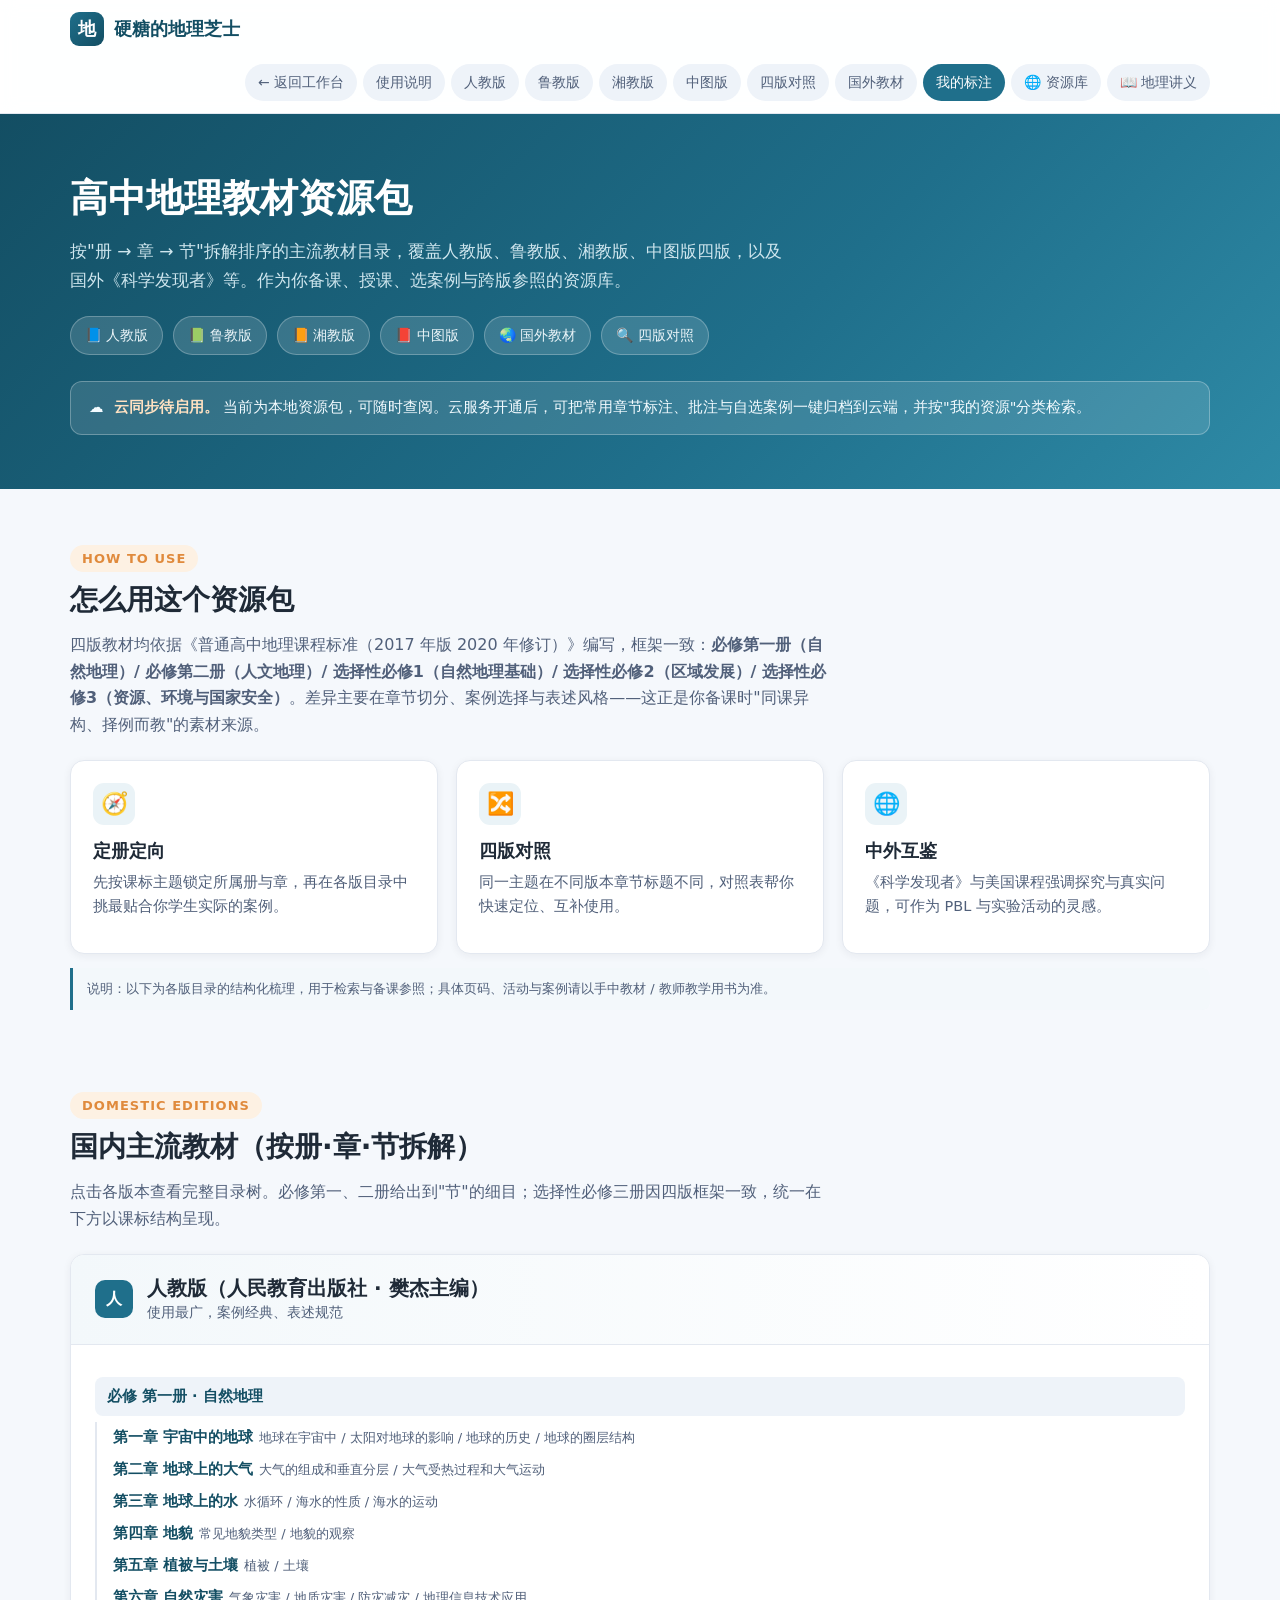
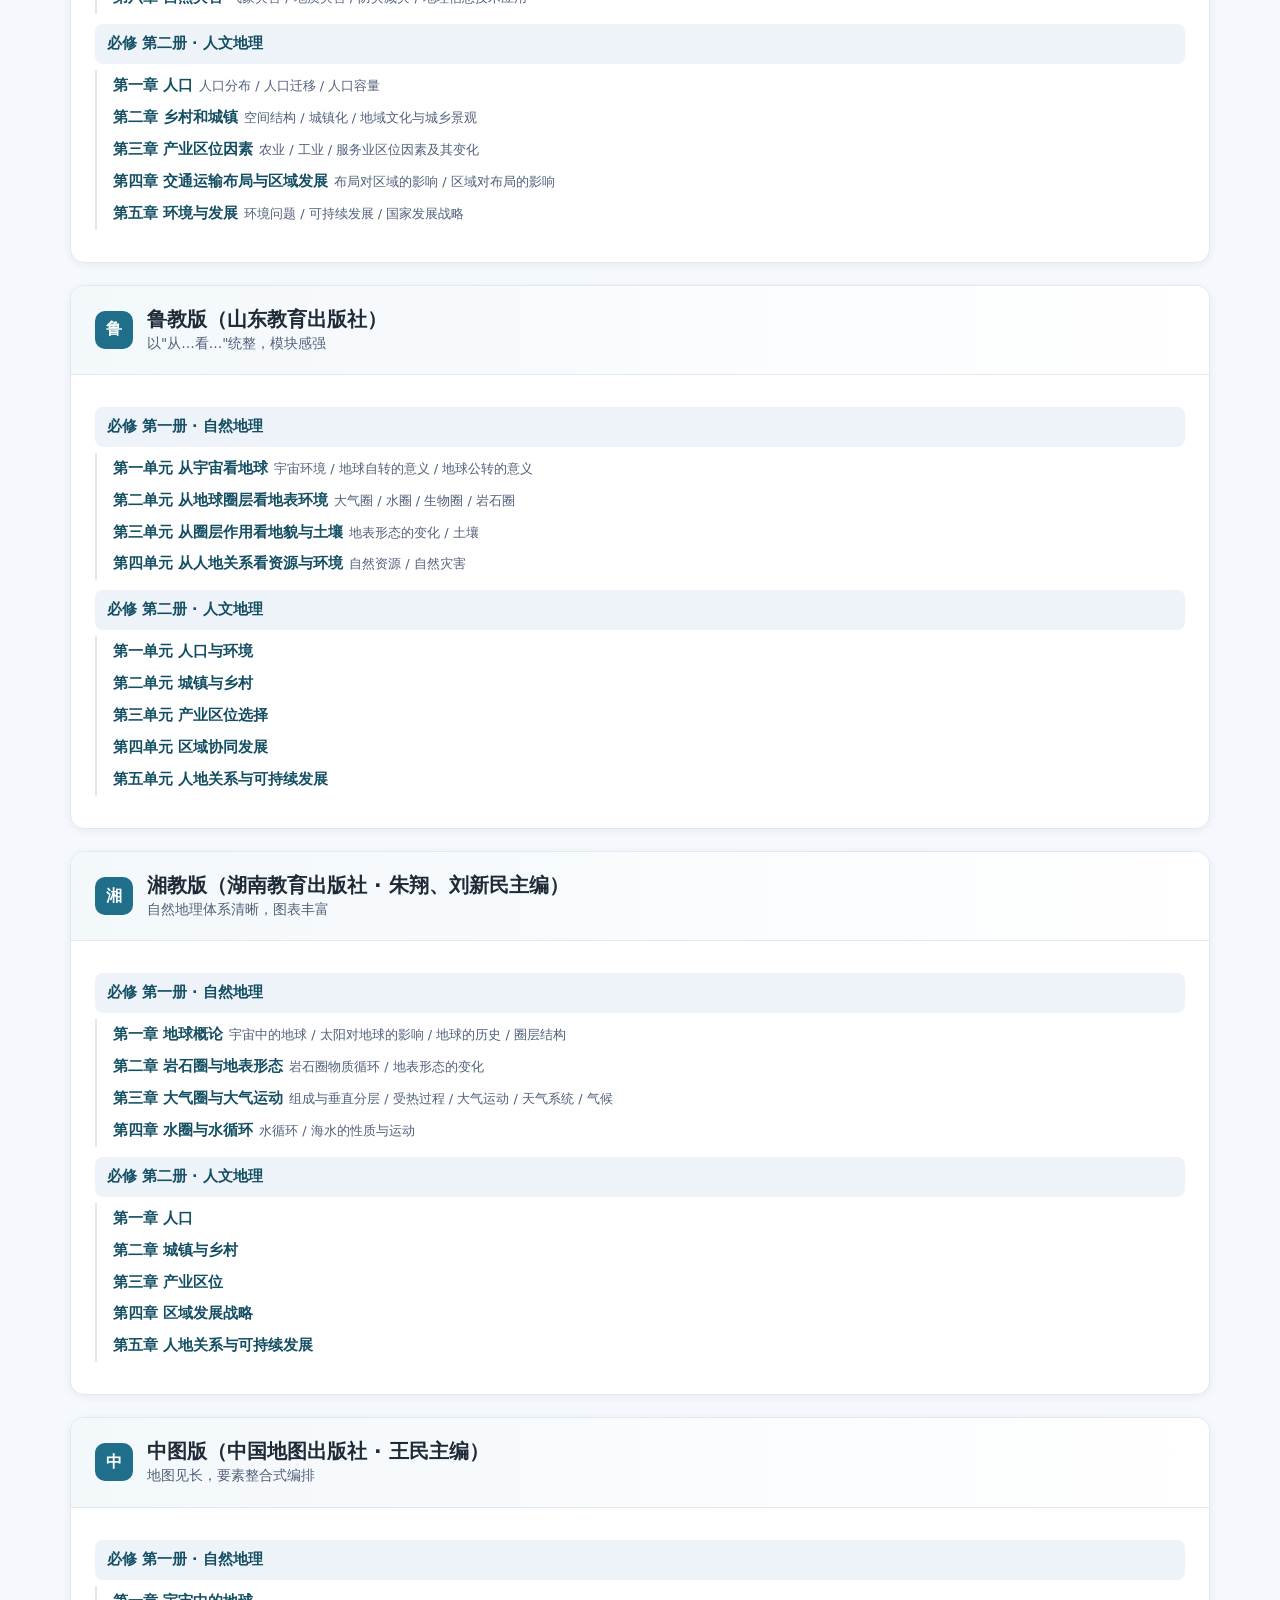
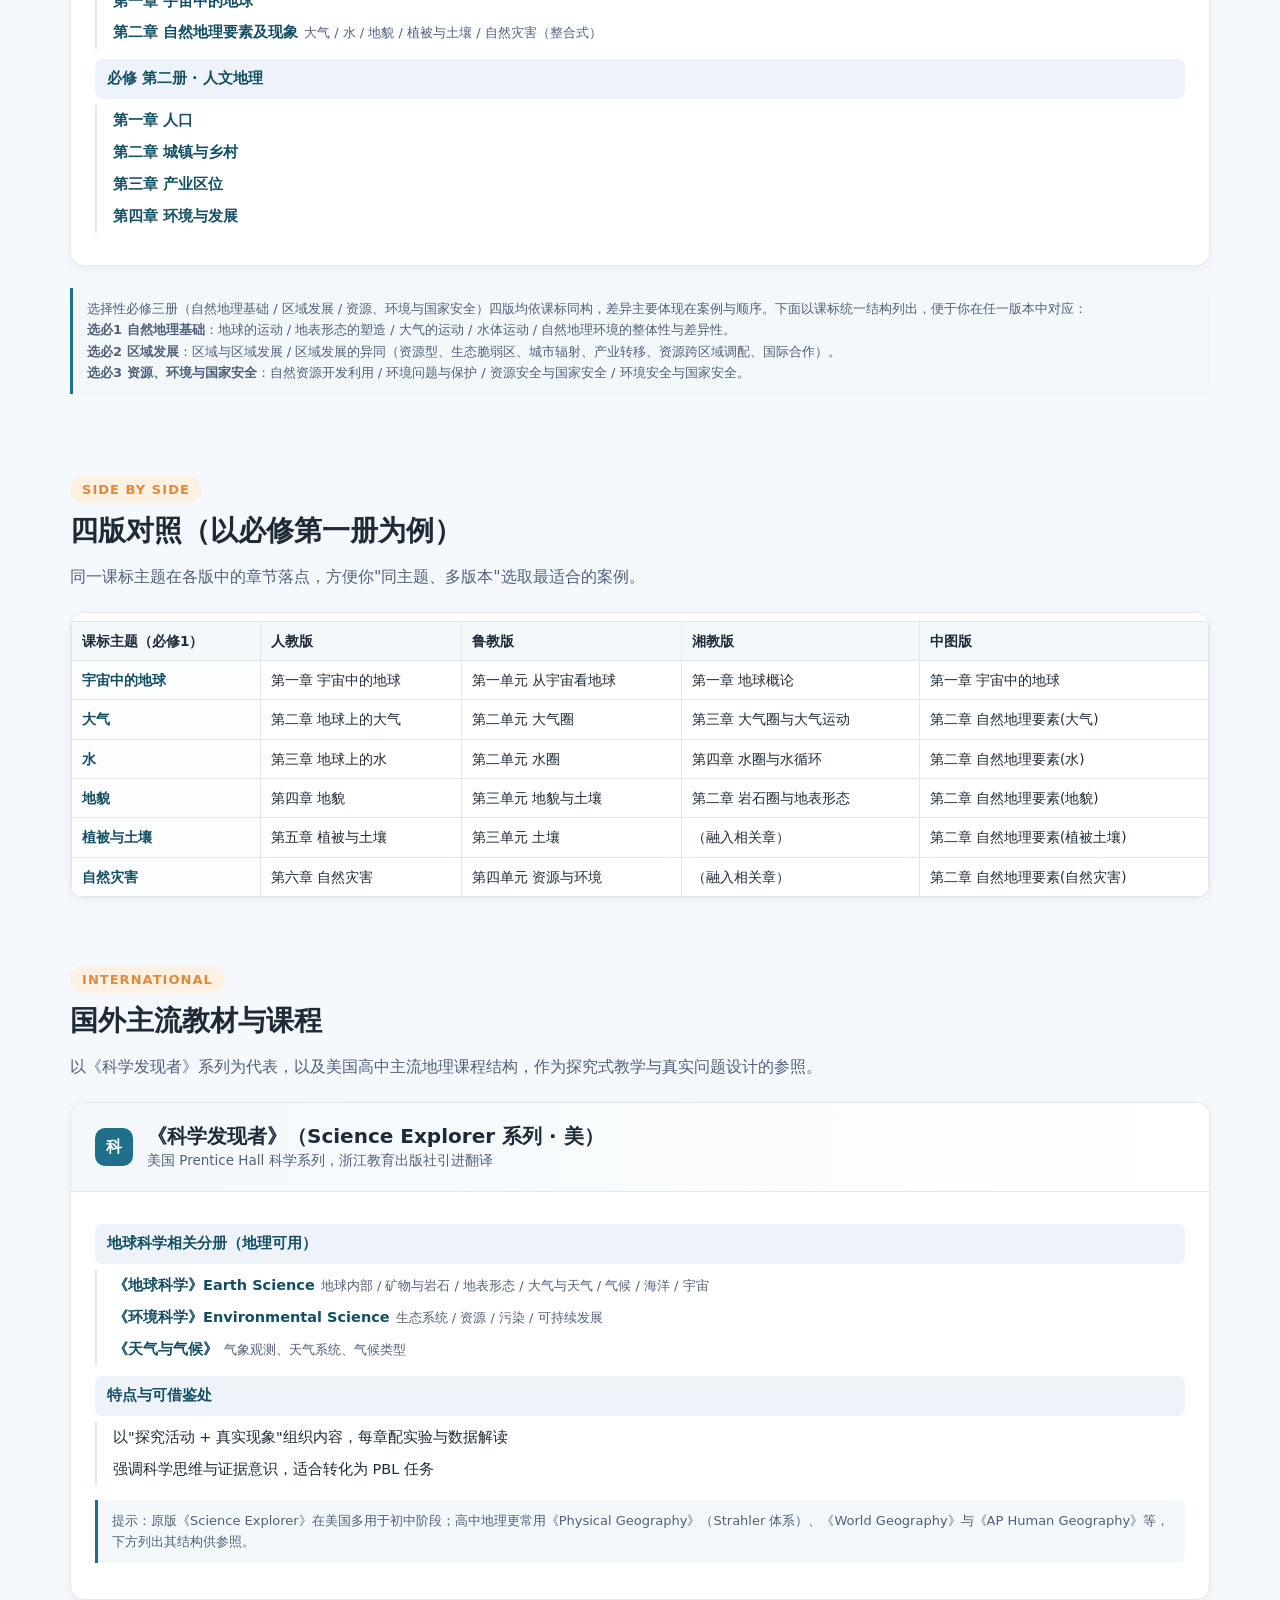
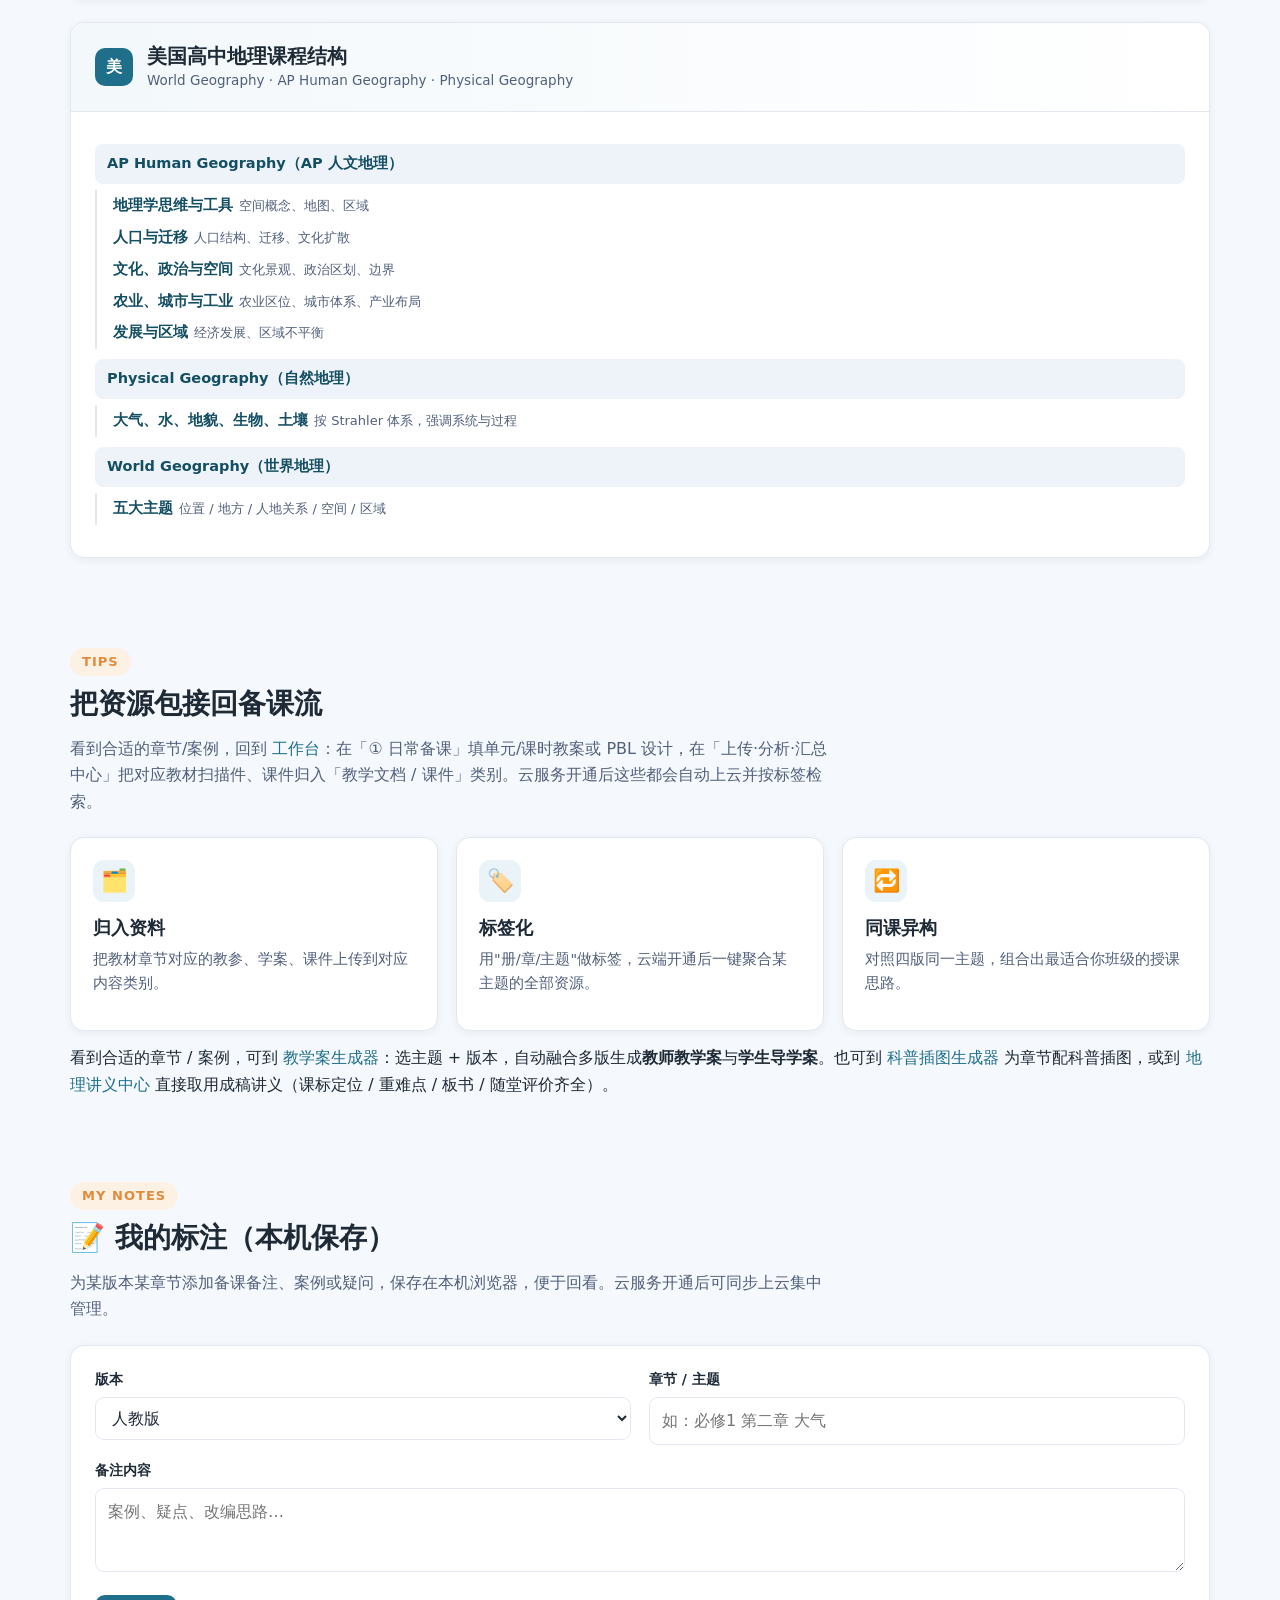
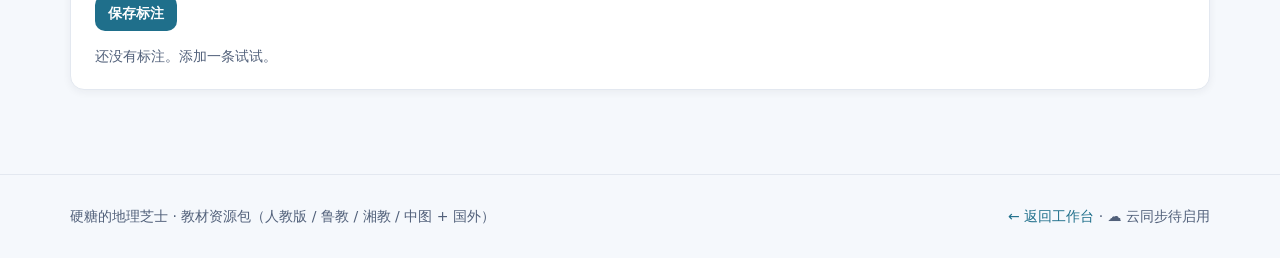
<file: textbooks.html>
<!DOCTYPE html>
<html lang="zh-CN">
<head>
<meta charset="UTF-8" />
<meta name="viewport" content="width=device-width, initial-scale=1.0" />
<title>教材资源包 · 硬糖的地理芝士</title>
<link rel="stylesheet" href="assets/style.css" />
</head>
<body>

<!-- ===== 顶栏 / 页内目录 ===== -->
<div class="topbar">
  <div class="topbar-inner">
    <div class="brand"><span class="logo">地</span> 硬糖的地理芝士</div>
    <nav class="toc">
      <a href="index.html" class="backlink">← 返回工作台</a>
      <a href="#use">使用说明</a>
      <a href="#rj">人教版</a>
      <a href="#lj">鲁教版</a>
      <a href="#xj">湘教版</a>
      <a href="#zt">中图版</a>
      <a href="#compare">四版对照</a>
      <a href="#foreign">国外教材</a>
      <a href="#notes">我的标注</a>
      <a href="resources.html">🌐 资源库</a>
      <a href="lecture-notes.html">📖 地理讲义</a>
    </nav>
  </div>
</div>

<!-- ===== Hero ===== -->
<header class="hero">
  <div class="hero-inner">
    <h1>高中地理教材资源包</h1>
    <p>按"册 → 章 → 节"拆解排序的主流教材目录，覆盖人教版、鲁教版、湘教版、中图版四版，以及国外《科学发现者》等。作为你备课、授课、选案例与跨版参照的资源库。</p>
    <div class="hero-tags">
      <span>📘 人教版</span><span>📗 鲁教版</span><span>📙 湘教版</span><span>📕 中图版</span>
      <span>🌏 国外教材</span><span>🔍 四版对照</span>
    </div>
    <div class="cloud-banner">
      <span>☁️</span>
      <div><b>云同步待启用。</b> 当前为本地资源包，可随时查阅。云服务开通后，可把常用章节标注、批注与自选案例一键归档到云端，并按"我的资源"分类检索。</div>
    </div>
  </div>
</header>

<main class="wrap">

  <!-- ===== 使用说明 ===== -->
  <section class="section" id="use">
    <div class="section-head">
      <span class="kicker">HOW TO USE</span>
      <h2>怎么用这个资源包</h2>
      <p>四版教材均依据《普通高中地理课程标准（2017 年版 2020 年修订）》编写，框架一致：<b>必修第一册（自然地理）/ 必修第二册（人文地理）/ 选择性必修1（自然地理基础）/ 选择性必修2（区域发展）/ 选择性必修3（资源、环境与国家安全）</b>。差异主要在章节切分、案例选择与表述风格——这正是你备课时"同课异构、择例而教"的素材来源。</p>
    </div>
    <div class="grid grid-3">
      <div class="card"><div class="ic">🧭</div><h3>定册定向</h3><p>先按课标主题锁定所属册与章，再在各版目录中挑最贴合你学生实际的案例。</p></div>
      <div class="card"><div class="ic">🔀</div><h3>四版对照</h3><p>同一主题在不同版本章节标题不同，对照表帮你快速定位、互补使用。</p></div>
      <div class="card"><div class="ic">🌐</div><h3>中外互鉴</h3><p>《科学发现者》与美国课程强调探究与真实问题，可作为 PBL 与实验活动的灵感。</p></div>
    </div>
    <div class="note">说明：以下为各版目录的结构化梳理，用于检索与备课参照；具体页码、活动与案例请以手中教材 / 教师教学用书为准。</div>
  </section>

  <!-- ===== 国内主流教材 ===== -->
  <section class="section" id="domestic">
    <div class="section-head">
      <span class="kicker">DOMESTIC EDITIONS</span>
      <h2>国内主流教材（按册·章·节拆解）</h2>
      <p>点击各版本查看完整目录树。必修第一、二册给出到"节"的细目；选择性必修三册因四版框架一致，统一在下方以课标结构呈现。</p>
    </div>

    <!-- 人教版 -->
    <div class="module" id="rj">
      <div class="module-head"><div class="num">人</div><div><h3>人教版（人民教育出版社 · 樊杰主编）</h3><div class="sub">使用最广，案例经典、表述规范</div></div></div>
      <div class="module-body">
        <ul class="tree">
          <li class="vol">必修 第一册 · 自然地理</li>
          <ul>
            <li><b>第一章 宇宙中的地球</b><span class="sec">地球在宇宙中 / 太阳对地球的影响 / 地球的历史 / 地球的圈层结构</span></li>
            <li><b>第二章 地球上的大气</b><span class="sec">大气的组成和垂直分层 / 大气受热过程和大气运动</span></li>
            <li><b>第三章 地球上的水</b><span class="sec">水循环 / 海水的性质 / 海水的运动</span></li>
            <li><b>第四章 地貌</b><span class="sec">常见地貌类型 / 地貌的观察</span></li>
            <li><b>第五章 植被与土壤</b><span class="sec">植被 / 土壤</span></li>
            <li><b>第六章 自然灾害</b><span class="sec">气象灾害 / 地质灾害 / 防灾减灾 / 地理信息技术应用</span></li>
          </ul>
          <li class="vol">必修 第二册 · 人文地理</li>
          <ul>
            <li><b>第一章 人口</b><span class="sec">人口分布 / 人口迁移 / 人口容量</span></li>
            <li><b>第二章 乡村和城镇</b><span class="sec">空间结构 / 城镇化 / 地域文化与城乡景观</span></li>
            <li><b>第三章 产业区位因素</b><span class="sec">农业 / 工业 / 服务业区位因素及其变化</span></li>
            <li><b>第四章 交通运输布局与区域发展</b><span class="sec">布局对区域的影响 / 区域对布局的影响</span></li>
            <li><b>第五章 环境与发展</b><span class="sec">环境问题 / 可持续发展 / 国家发展战略</span></li>
          </ul>
        </ul>
      </div>
    </div>

    <!-- 鲁教版 -->
    <div class="module" id="lj">
      <div class="module-head"><div class="num">鲁</div><div><h3>鲁教版（山东教育出版社）</h3><div class="sub">以"从…看…"统整，模块感强</div></div></div>
      <div class="module-body">
        <ul class="tree">
          <li class="vol">必修 第一册 · 自然地理</li>
          <ul>
            <li><b>第一单元 从宇宙看地球</b><span class="sec">宇宙环境 / 地球自转的意义 / 地球公转的意义</span></li>
            <li><b>第二单元 从地球圈层看地表环境</b><span class="sec">大气圈 / 水圈 / 生物圈 / 岩石圈</span></li>
            <li><b>第三单元 从圈层作用看地貌与土壤</b><span class="sec">地表形态的变化 / 土壤</span></li>
            <li><b>第四单元 从人地关系看资源与环境</b><span class="sec">自然资源 / 自然灾害</span></li>
          </ul>
          <li class="vol">必修 第二册 · 人文地理</li>
          <ul>
            <li><b>第一单元 人口与环境</b></li>
            <li><b>第二单元 城镇与乡村</b></li>
            <li><b>第三单元 产业区位选择</b></li>
            <li><b>第四单元 区域协同发展</b></li>
            <li><b>第五单元 人地关系与可持续发展</b></li>
          </ul>
        </ul>
      </div>
    </div>

    <!-- 湘教版 -->
    <div class="module" id="xj">
      <div class="module-head"><div class="num">湘</div><div><h3>湘教版（湖南教育出版社 · 朱翔、刘新民主编）</h3><div class="sub">自然地理体系清晰，图表丰富</div></div></div>
      <div class="module-body">
        <ul class="tree">
          <li class="vol">必修 第一册 · 自然地理</li>
          <ul>
            <li><b>第一章 地球概论</b><span class="sec">宇宙中的地球 / 太阳对地球的影响 / 地球的历史 / 圈层结构</span></li>
            <li><b>第二章 岩石圈与地表形态</b><span class="sec">岩石圈物质循环 / 地表形态的变化</span></li>
            <li><b>第三章 大气圈与大气运动</b><span class="sec">组成与垂直分层 / 受热过程 / 大气运动 / 天气系统 / 气候</span></li>
            <li><b>第四章 水圈与水循环</b><span class="sec">水循环 / 海水的性质与运动</span></li>
          </ul>
          <li class="vol">必修 第二册 · 人文地理</li>
          <ul>
            <li><b>第一章 人口</b></li>
            <li><b>第二章 城镇与乡村</b></li>
            <li><b>第三章 产业区位</b></li>
            <li><b>第四章 区域发展战略</b></li>
            <li><b>第五章 人地关系与可持续发展</b></li>
          </ul>
        </ul>
      </div>
    </div>

    <!-- 中图版 -->
    <div class="module" id="zt">
      <div class="module-head"><div class="num">中</div><div><h3>中图版（中国地图出版社 · 王民主编）</h3><div class="sub">地图见长，要素整合式编排</div></div></div>
      <div class="module-body">
        <ul class="tree">
          <li class="vol">必修 第一册 · 自然地理</li>
          <ul>
            <li><b>第一章 宇宙中的地球</b></li>
            <li><b>第二章 自然地理要素及现象</b><span class="sec">大气 / 水 / 地貌 / 植被与土壤 / 自然灾害（整合式）</span></li>
          </ul>
          <li class="vol">必修 第二册 · 人文地理</li>
          <ul>
            <li><b>第一章 人口</b></li>
            <li><b>第二章 城镇与乡村</b></li>
            <li><b>第三章 产业区位</b></li>
            <li><b>第四章 环境与发展</b></li>
          </ul>
        </ul>
      </div>
    </div>

    <div class="note">选择性必修三册（自然地理基础 / 区域发展 / 资源、环境与国家安全）四版均依课标同构，差异主要体现在案例与顺序。下面以课标统一结构列出，便于你在任一版本中对应：<br>
    <b>选必1 自然地理基础</b>：地球的运动 / 地表形态的塑造 / 大气的运动 / 水体运动 / 自然地理环境的整体性与差异性。<br>
    <b>选必2 区域发展</b>：区域与区域发展 / 区域发展的异同（资源型、生态脆弱区、城市辐射、产业转移、资源跨区域调配、国际合作）。<br>
    <b>选必3 资源、环境与国家安全</b>：自然资源开发利用 / 环境问题与保护 / 资源安全与国家安全 / 环境安全与国家安全。</div>
  </section>

  <!-- ===== 四版对照 ===== -->
  <section class="section" id="compare">
    <div class="section-head">
      <span class="kicker">SIDE BY SIDE</span>
      <h2>四版对照（以必修第一册为例）</h2>
      <p>同一课标主题在各版中的章节落点，方便你"同主题、多版本"选取最适合的案例。</p>
    </div>
    <div class="card" style="padding:0;overflow:auto">
      <table class="cmp">
        <thead><tr><th>课标主题（必修1）</th><th>人教版</th><th>鲁教版</th><th>湘教版</th><th>中图版</th></tr></thead>
        <tbody>
          <tr><td>宇宙中的地球</td><td>第一章 宇宙中的地球</td><td>第一单元 从宇宙看地球</td><td>第一章 地球概论</td><td>第一章 宇宙中的地球</td></tr>
          <tr><td>大气</td><td>第二章 地球上的大气</td><td>第二单元 大气圈</td><td>第三章 大气圈与大气运动</td><td>第二章 自然地理要素(大气)</td></tr>
          <tr><td>水</td><td>第三章 地球上的水</td><td>第二单元 水圈</td><td>第四章 水圈与水循环</td><td>第二章 自然地理要素(水)</td></tr>
          <tr><td>地貌</td><td>第四章 地貌</td><td>第三单元 地貌与土壤</td><td>第二章 岩石圈与地表形态</td><td>第二章 自然地理要素(地貌)</td></tr>
          <tr><td>植被与土壤</td><td>第五章 植被与土壤</td><td>第三单元 土壤</td><td>（融入相关章）</td><td>第二章 自然地理要素(植被土壤)</td></tr>
          <tr><td>自然灾害</td><td>第六章 自然灾害</td><td>第四单元 资源与环境</td><td>（融入相关章）</td><td>第二章 自然地理要素(自然灾害)</td></tr>
        </tbody>
      </table>
    </div>
  </section>

  <!-- ===== 国外主流教材 ===== -->
  <section class="section" id="foreign">
    <div class="section-head">
      <span class="kicker">INTERNATIONAL</span>
      <h2>国外主流教材与课程</h2>
      <p>以《科学发现者》系列为代表，以及美国高中主流地理课程结构，作为探究式教学与真实问题设计的参照。</p>
    </div>

    <div class="module">
      <div class="module-head"><div class="num">科</div><div><h3>《科学发现者》（Science Explorer 系列 · 美）</h3><div class="sub">美国 Prentice Hall 科学系列，浙江教育出版社引进翻译</div></div></div>
      <div class="module-body">
        <ul class="tree">
          <li class="vol">地球科学相关分册（地理可用）</li>
          <ul>
            <li><b>《地球科学》Earth Science</b><span class="sec">地球内部 / 矿物与岩石 / 地表形态 / 大气与天气 / 气候 / 海洋 / 宇宙</span></li>
            <li><b>《环境科学》Environmental Science</b><span class="sec">生态系统 / 资源 / 污染 / 可持续发展</span></li>
            <li><b>《天气与气候》</b><span class="sec">气象观测、天气系统、气候类型</span></li>
          </ul>
          <li class="vol">特点与可借鉴处</li>
          <ul>
            <li>以"探究活动 + 真实现象"组织内容，每章配实验与数据解读</li>
            <li>强调科学思维与证据意识，适合转化为 PBL 任务</li>
          </ul>
        </ul>
        <div class="note">提示：原版《Science Explorer》在美国多用于初中阶段；高中地理更常用《Physical Geography》（Strahler 体系）、《World Geography》与《AP Human Geography》等，下方列出其结构供参照。</div>
      </div>
    </div>

    <div class="module">
      <div class="module-head"><div class="num">美</div><div><h3>美国高中地理课程结构</h3><div class="sub">World Geography · AP Human Geography · Physical Geography</div></div></div>
      <div class="module-body">
        <ul class="tree">
          <li class="vol">AP Human Geography（AP 人文地理）</li>
          <ul>
            <li><b>地理学思维与工具</b><span class="sec">空间概念、地图、区域</span></li>
            <li><b>人口与迁移</b><span class="sec">人口结构、迁移、文化扩散</span></li>
            <li><b>文化、政治与空间</b><span class="sec">文化景观、政治区划、边界</span></li>
            <li><b>农业、城市与工业</b><span class="sec">农业区位、城市体系、产业布局</span></li>
            <li><b>发展与区域</b><span class="sec">经济发展、区域不平衡</span></li>
          </ul>
          <li class="vol">Physical Geography（自然地理）</li>
          <ul>
            <li><b>大气、水、地貌、生物、土壤</b><span class="sec">按 Strahler 体系，强调系统与过程</span></li>
          </ul>
          <li class="vol">World Geography（世界地理）</li>
          <ul>
            <li><b>五大主题</b><span class="sec">位置 / 地方 / 人地关系 / 空间 / 区域</span></li>
          </ul>
        </ul>
      </div>
    </div>
  </section>

  <!-- ===== 资源包使用提示 ===== -->
  <section class="section" id="tips">
    <div class="section-head">
      <span class="kicker">TIPS</span>
      <h2>把资源包接回备课流</h2>
      <p>看到合适的章节/案例，回到 <a href="index.html">工作台</a>：在「① 日常备课」填单元/课时教案或 PBL 设计，在「上传·分析·汇总中心」把对应教材扫描件、课件归入「教学文档 / 课件」类别。云服务开通后这些都会自动上云并按标签检索。</p>
    </div>
    <div class="grid grid-3">
      <div class="card"><div class="ic">🗂️</div><h3>归入资料</h3><p>把教材章节对应的教参、学案、课件上传到对应内容类别。</p></div>
      <div class="card"><div class="ic">🏷️</div><h3>标签化</h3><p>用"册/章/主题"做标签，云端开通后一键聚合某主题的全部资源。</p></div>
      <div class="card"><div class="ic">🔁</div><h3>同课异构</h3><p>对照四版同一主题，组合出最适合你班级的授课思路。</p></div>
    </div>
      <p style="margin-top:14px">看到合适的章节 / 案例，可到 <a href="lesson-planner.html">教学案生成器</a>：选主题 + 版本，自动融合多版生成<b>教师教学案</b>与<b>学生导学案</b>。也可到 <a href="science-illustration.html">科普插图生成器</a> 为章节配科普插图，或到 <a href="lecture-notes.html">地理讲义中心</a> 直接取用成稿讲义（课标定位 / 重难点 / 板书 / 随堂评价齐全）。</p>
  </section>

  <!-- ===== 我的标注 ===== -->
  <section class="section" id="notes">
    <div class="section-head">
      <span class="kicker">MY NOTES</span>
      <h2>📝 我的标注（本机保存）</h2>
      <p>为某版本某章节添加备课备注、案例或疑问，保存在本机浏览器，便于回看。云服务开通后可同步上云集中管理。</p>
    </div>
    <div class="module">
      <div class="module-body">
        <div class="form-grid">
          <div class="field"><label>版本</label><select id="noteEdition"><option>人教版</option><option>鲁教版</option><option>湘教版</option><option>中图版</option><option>国外</option></select></div>
          <div class="field"><label>章节 / 主题</label><input id="noteChapter" type="text" placeholder="如：必修1 第二章 大气" /></div>
        </div>
        <div class="field"><label>备注内容</label><textarea id="noteText" placeholder="案例、疑点、改编思路…"></textarea></div>
        <div class="row" style="margin-top:6px"><button class="btn sm" id="noteSave" type="button">保存标注</button><span class="empty-hint" id="noteMsg"></span></div>
        <div class="filelist" id="noteList" style="margin-top:14px"></div>
      </div>
    </div>
  </section>

</main>

<footer class="footer">
  <div class="wrap">
    <div>硬糖的地理芝士 · 教材资源包（人教版 / 鲁教 / 湘教 / 中图 + 国外）</div>
    <div><a href="index.html">← 返回工作台</a> · ☁️ 云同步待启用</div>
  </div>
</footer>

<script src="assets/app.js"></script>
<script>
(function () {
  var KEY = 'tw_notes_v1';
  var list = document.getElementById('noteList');
  function esc(s){ return String(s).replace(/&/g,'&amp;').replace(/</g,'&lt;').replace(/>/g,'&gt;'); }
  function load(){ try { return JSON.parse(localStorage.getItem(KEY) || '[]'); } catch(e){ return []; } }
  function render(){
    var notes = load();
    if (!notes.length){ list.innerHTML = '<div class="empty-hint">还没有标注。添加一条试试。</div>'; return; }
    list.innerHTML = '';
    notes.forEach(function(n, i){
      var el = document.createElement('div'); el.className = 'fileitem';
      el.innerHTML = '<div class="fi-ic">📝</div><div class="fi-meta"><div class="fi-name">' + esc(n.edition) + ' · ' + esc(n.chapter) + '</div><div class="fi-sub">' + esc(n.text) + '</div></div><button class="btn ghost sm" type="button">删除</button>';
      el.querySelector('button').onclick = function(){ var a = load(); a.splice(i,1); localStorage.setItem(KEY, JSON.stringify(a)); render(); };
      list.appendChild(el);
    });
  }
  document.getElementById('noteSave').onclick = function(){
    var edition = document.getElementById('noteEdition').value;
    var chapter = document.getElementById('noteChapter').value.trim();
    var text = document.getElementById('noteText').value.trim();
    if (!chapter || !text){ alert('请填写章节与备注内容。'); return; }
    var a = load(); a.unshift({ edition: edition, chapter: chapter, text: text, ts: Date.now() });
    localStorage.setItem(KEY, JSON.stringify(a));
    document.getElementById('noteChapter').value = '';
    document.getElementById('noteText').value = '';
    document.getElementById('noteMsg').textContent = '已保存到本机。共 ' + a.length + ' 条。';
    render();
  };
  render();
})();
</script>
</body>
</html>
</file>
<file: assets/style.css>
/* 教师工作台 — 教学教研专业平台样式
   主题：专业、清晰、教育气质（蓝绿主色 + 暖橙强调） */

:root {
  --c-ink: #1f2a37;
  --c-ink-soft: #51607a;
  --c-line: #e3e8f0;
  --c-bg: #f5f8fc;
  --c-card: #ffffff;
  --c-primary: #1f6f8b;      /* 主色：沉静蓝绿 */
  --c-primary-deep: #134e63;
  --c-accent: #e08a3c;       /* 强调：暖橙 */
  --c-accent-soft: #fdf1e3;
  --c-ok: #2f9e6f;
  --c-warn: #d98a2b;
  --c-bad: #c0492f;
  --radius: 14px;
  --shadow: 0 6px 24px rgba(31,42,55,.08);
  --shadow-sm: 0 2px 8px rgba(31,42,55,.06);
  --maxw: 1180px;
  --font: "Noto Sans SC", "PingFang SC", "Microsoft YaHei", system-ui, -apple-system, sans-serif;
}

* { box-sizing: border-box; }
html { scroll-behavior: smooth; }
body {
  margin: 0;
  font-family: var(--font);
  color: var(--c-ink);
  background: var(--c-bg);
  line-height: 1.65;
  -webkit-font-smoothing: antialiased;
}
a { color: var(--c-primary); text-decoration: none; }
a:hover { text-decoration: underline; }
h1, h2, h3, h4 { line-height: 1.3; color: var(--c-ink); margin: 0 0 .5em; }
p { margin: 0 0 1em; }

/* ===== 顶栏 / 总目录 ===== */
.topbar {
  position: sticky; top: 0; z-index: 50;
  background: rgba(255,255,255,.92);
  backdrop-filter: saturate(180%) blur(8px);
  border-bottom: 1px solid var(--c-line);
}
.topbar-inner {
  max-width: var(--maxw); margin: 0 auto; padding: 12px 20px;
  display: flex; align-items: center; gap: 18px; flex-wrap: wrap;
}
.brand { display: flex; align-items: center; gap: 10px; font-weight: 800; font-size: 18px; color: var(--c-primary-deep); }
.brand .logo {
  width: 34px; height: 34px; border-radius: 9px;
  background: linear-gradient(135deg, var(--c-primary), var(--c-primary-deep));
  color: #fff; display: grid; place-items: center; font-size: 18px;
}
.toc { display: flex; gap: 6px; flex-wrap: wrap; margin-left: auto; }
.toc a {
  padding: 7px 13px; border-radius: 999px; font-size: 14px; color: var(--c-ink-soft);
  background: #eef3f9; transition: .15s;
}
.toc a:hover { background: #e0ebf4; color: var(--c-primary-deep); text-decoration: none; }
.toc a.active { background: var(--c-primary); color: #fff; }

/* ===== 容器 ===== */
.wrap { max-width: var(--maxw); margin: 0 auto; padding: 0 20px; }
.section { padding: 56px 0 12px; }
.section-head { margin-bottom: 22px; }
.section-head .kicker {
  display: inline-block; font-size: 13px; font-weight: 700; letter-spacing: .08em;
  color: var(--c-accent); background: var(--c-accent-soft);
  padding: 3px 12px; border-radius: 999px; margin-bottom: 10px;
}
.section-head h2 { font-size: 28px; }
.section-head p { color: var(--c-ink-soft); max-width: 760px; }

/* ===== Hero ===== */
.hero {
  background: linear-gradient(135deg, #134e63 0%, #1f6f8b 60%, #2e8aa6 100%);
  color: #eaf4f8; padding: 60px 0 54px;
}
.hero-inner { max-width: var(--maxw); margin: 0 auto; padding: 0 20px; }
.hero h1 { color: #fff; font-size: 38px; margin-bottom: 14px; }
.hero p { color: #cfe6ee; font-size: 17px; max-width: 720px; }
.hero-tags { display: flex; gap: 10px; flex-wrap: wrap; margin-top: 22px; }
.hero-tags span {
  background: rgba(255,255,255,.14); border: 1px solid rgba(255,255,255,.25);
  padding: 7px 14px; border-radius: 999px; font-size: 14px;
}
.cloud-banner {
  margin-top: 26px; padding: 14px 18px; border-radius: 12px;
  background: rgba(255,255,255,.12); border: 1px solid rgba(255,255,255,.28);
  font-size: 14.5px; color: #f3fbff; display: flex; gap: 10px; align-items: flex-start;
}
.cloud-banner b { color: #ffe2c2; }

/* ===== 卡片网格 ===== */
.grid { display: grid; gap: 18px; }
.grid-2 { grid-template-columns: repeat(2, 1fr); }
.grid-3 { grid-template-columns: repeat(3, 1fr); }
.grid-4 { grid-template-columns: repeat(4, 1fr); }
@media (max-width: 900px){ .grid-3,.grid-4{grid-template-columns:repeat(2,1fr);} }
@media (max-width: 640px){ .grid-2,.grid-3,.grid-4{grid-template-columns:1fr;} }

.card {
  background: var(--c-card); border: 1px solid var(--c-line);
  border-radius: var(--radius); padding: 22px; box-shadow: var(--shadow-sm);
  transition: .18s;
}
.card:hover { box-shadow: var(--shadow); transform: translateY(-2px); }
.card .ic {
  width: 42px; height: 42px; border-radius: 11px; display: grid; place-items: center;
  font-size: 22px; background: #eaf3f7; margin-bottom: 14px;
}
.card h3 { font-size: 18px; }
.card p { color: var(--c-ink-soft); font-size: 14.5px; margin-bottom: 12px; }
.card .more { font-weight: 700; font-size: 14px; }

/* ===== 模块区块 ===== */
.module {
  border: 1px solid var(--c-line); border-radius: var(--radius);
  background: var(--c-card); box-shadow: var(--shadow-sm); overflow: hidden; margin-bottom: 22px;
}
.module-head {
  display: flex; align-items: center; gap: 14px; padding: 20px 24px;
  background: linear-gradient(90deg,#f3f8fb,#ffffff); border-bottom: 1px solid var(--c-line);
}
.module-head .num {
  width: 38px; height: 38px; border-radius: 10px; background: var(--c-primary);
  color: #fff; display: grid; place-items: center; font-weight: 800; flex: none;
}
.module-head h3 { font-size: 20px; margin: 0; }
.module-head .sub { color: var(--c-ink-soft); font-size: 13.5px; }
.module-body { padding: 22px 24px; }

.tabs { display: flex; gap: 8px; flex-wrap: wrap; margin-bottom: 16px; }
.tab {
  padding: 8px 16px; border-radius: 999px; border: 1px solid var(--c-line);
  background: #fff; cursor: pointer; font-size: 14px; color: var(--c-ink-soft);
}
.tab.active { background: var(--c-primary); color: #fff; border-color: var(--c-primary); }

.panel { display: none; }
.panel.active { display: block; animation: fade .25s ease; }
@keyframes fade { from{opacity:0;transform:translateY(6px);} to{opacity:1;transform:none;} }

/* ===== 表单 / 模板 ===== */
.field { margin-bottom: 14px; }
.field label { display: block; font-weight: 600; font-size: 14px; margin-bottom: 6px; }
.field input[type=text], .field textarea, .field select {
  width: 100%; padding: 10px 12px; border: 1px solid var(--c-line); border-radius: 9px;
  font: inherit; color: var(--c-ink); background: #fff;
}
.field textarea { min-height: 84px; resize: vertical; }
.form-grid { display: grid; grid-template-columns: repeat(2,1fr); gap: 0 18px; }
@media (max-width:640px){ .form-grid{grid-template-columns:1fr;} }

.btn {
  display: inline-flex; align-items: center; gap: 8px; cursor: pointer;
  border: 0; border-radius: 10px; padding: 10px 18px; font: inherit; font-weight: 700;
  background: var(--c-primary); color: #fff; transition: .15s;
}
.btn:hover { background: var(--c-primary-deep); }
.btn.ghost { background: #eef3f9; color: var(--c-primary-deep); }
.btn.ghost:hover { background: #e0ebf4; }
.btn.sm { padding: 7px 13px; font-size: 13.5px; }
.row { display: flex; gap: 10px; flex-wrap: wrap; align-items: center; }

.tag {
  display: inline-block; font-size: 12px; padding: 3px 10px; border-radius: 999px;
  background: #eef3f9; color: var(--c-ink-soft); margin: 2px 4px 2px 0;
}
.tag.ref { background: var(--c-accent-soft); color: var(--c-accent); font-weight: 600; }

/* ===== 上传 / 分析 / 汇总中心 ===== */
.upload-hub { display: grid; grid-template-columns: 1.1fr 1fr; gap: 18px; }
@media (max-width:860px){ .upload-hub{grid-template-columns:1fr;} }
.drop {
  border: 2px dashed var(--c-line); border-radius: 12px; padding: 26px; text-align: center;
  background: #fbfdff; transition: .15s; cursor: pointer;
}
.drop:hover, .drop.drag { border-color: var(--c-primary); background: #f0f8fb; }
.drop .big { font-size: 30px; }
.filelist { margin-top: 14px; display: flex; flex-direction: column; gap: 10px; }
.fileitem {
  display: flex; align-items: center; gap: 12px; padding: 11px 13px;
  border: 1px solid var(--c-line); border-radius: 10px; background: #fff;
}
.fileitem .fi-ic { width: 34px; height: 34px; border-radius: 8px; background: #eaf3f7; display:grid; place-items:center; }
.fileitem .fi-meta { flex: 1; min-width: 0; }
.fileitem .fi-name { font-weight: 600; font-size: 14px; white-space: nowrap; overflow: hidden; text-overflow: ellipsis; }
.fileitem .fi-sub { font-size: 12px; color: var(--c-ink-soft); }
.pill { font-size: 11px; padding: 2px 9px; border-radius: 999px; font-weight: 700; }
.pill.pending { background: #fff3e0; color: var(--c-warn); }
.pill.done { background: #e6f6ee; color: var(--c-ok); }

.analysis {
  border: 1px solid var(--c-line); border-radius: 12px; padding: 18px; background: #fbfdff;
}
.analysis h4 { font-size: 16px; }
.analysis .out {
  margin-top: 12px; background: #fff; border: 1px solid var(--c-line); border-radius: 10px;
  padding: 14px; min-height: 90px; font-size: 14px; color: var(--c-ink-soft); white-space: pre-wrap;
}
.empty-hint { color: var(--c-ink-soft); font-size: 13.5px; }

/* ===== 模板库 ===== */
.template {
  border: 1px solid var(--c-line); border-radius: 12px; padding: 18px; background: #fff;
}
.template .t-head { display: flex; justify-content: space-between; align-items: flex-start; gap: 10px; }
.template h4 { font-size: 16px; margin: 0; }
.template .refline { font-size: 12.5px; color: var(--c-ink-soft); margin: 4px 0 10px; }
.template ul { margin: 0 0 12px; padding-left: 18px; font-size: 14px; color: var(--c-ink-soft); }
.template ul li { margin-bottom: 4px; }

/* ===== 参考体系 ===== */
.refcard { background: #fff; border: 1px solid var(--c-line); border-radius: 12px; padding: 20px; }
.refcard h4 { font-size: 17px; }
.refcard .school { font-size: 13px; color: var(--c-accent); font-weight: 700; margin-bottom: 8px; }
.refcard ul { margin: 0; padding-left: 18px; font-size: 14px; color: var(--c-ink-soft); }

/* ===== 灵感速记 ===== */
.inspire { background: linear-gradient(135deg,#fff8f0,#fff); border: 1px solid #f3e2cc; border-radius: 12px; padding: 18px; }
.inspire textarea { width: 100%; min-height: 90px; border: 1px solid var(--c-line); border-radius: 10px; padding: 10px 12px; font: inherit; }
.inspire .saved { margin-top: 10px; font-size: 13px; color: var(--c-ok); }

/* ===== 页脚 ===== */
.footer { margin-top: 50px; padding: 30px 0; border-top: 1px solid var(--c-line); color: var(--c-ink-soft); font-size: 14px; }
.footer .wrap { display: flex; justify-content: space-between; flex-wrap: wrap; gap: 12px; }

.note {
  font-size: 13px; color: var(--c-ink-soft); background: #f3f8fb;
  border-left: 3px solid var(--c-primary); padding: 10px 14px; border-radius: 0 8px 8px 0; margin: 14px 0;
}
.hidden { display: none; }

/* 教材资源包：目录树 + 对照表 */
.tree { list-style: none; margin: 0; padding: 0; }
.tree .vol { background: #eef3f9; border-radius: 8px; padding: 8px 12px; margin: 10px 0 6px; font-weight: 700; color: var(--c-primary-deep); }
.tree ul { list-style: none; margin: 2px 0 10px; padding-left: 16px; border-left: 2px solid var(--c-line); }
.tree li { padding: 4px 0; font-size: 14.5px; color: var(--c-ink); }
.tree li b { color: var(--c-primary-deep); }
.tree .sec { color: var(--c-ink-soft); font-size: 13px; margin-left: 6px; }
.cmp { width: 100%; border-collapse: collapse; font-size: 13.5px; margin-top: 8px; }
.cmp th, .cmp td { border: 1px solid var(--c-line); padding: 8px 10px; text-align: left; vertical-align: top; }
.cmp th { background: #f3f8fb; font-weight: 700; }
.cmp td:first-child { font-weight: 600; color: var(--c-primary-deep); background: #fbfdff; white-space: nowrap; }
/* ===== 地理讲义中心（lecture-notes.html）===== */
.ln-grid { display: grid; grid-template-columns: repeat(3, 1fr); gap: 16px; }
@media (max-width: 900px) { .ln-grid { grid-template-columns: 1fr; } }

.ln-card { background: var(--c-card); border: 1px solid var(--c-line); border-radius: var(--radius); padding: 18px 20px; display: flex; flex-direction: column; gap: 10px; }
.ln-card .ln-no { font-size: 12px; font-weight: 800; letter-spacing: .08em; color: var(--c-accent); }
.ln-card h3 { font-size: 18px; margin: 0; }
.ln-card .ln-meta { font-size: 12.5px; color: var(--c-ink-soft); }
.ln-card ul { margin: 0; padding-left: 18px; font-size: 13.5px; color: var(--c-ink-soft); }
.ln-card ul li { margin-bottom: 3px; }
.ln-card .row { margin-top: auto; }

.ln-article { background: var(--c-card); border: 1px solid var(--c-line); border-radius: var(--radius); padding: 26px 28px; margin-bottom: 26px; }
.ln-article > h3 { font-size: 22px; display: flex; align-items: baseline; gap: 10px; flex-wrap: wrap; }
.ln-article > h3 .no { font-size: 13px; color: var(--c-accent); font-weight: 800; letter-spacing: .06em; }
.ln-article h4 { font-size: 16px; margin: 22px 0 10px; padding-left: 11px; border-left: 3px solid var(--c-primary); color: var(--c-primary-deep); }
.ln-article p, .ln-article li { font-size: 14.5px; }
.ln-article ul, .ln-article ol { padding-left: 22px; margin: 0 0 10px; }
.ln-article li { margin-bottom: 5px; }

.ln-meta { display: grid; grid-template-columns: repeat(auto-fit, minmax(220px, 1fr)); gap: 10px; margin: 16px 0 6px; }
.ln-meta > div { background: #f5f9fc; border: 1px solid #e2edf4; border-radius: 10px; padding: 10px 13px; }
.ln-meta b { display: block; font-size: 12px; color: var(--c-ink-soft); font-weight: 700; margin-bottom: 3px; letter-spacing: .04em; }
.ln-meta span { font-size: 13.5px; color: var(--c-ink); }

.kp { display: grid; grid-template-columns: repeat(auto-fit, minmax(230px, 1fr)); gap: 12px; margin: 8px 0 4px; }
.kp > div { background: #fbfdff; border: 1px solid var(--c-line); border-left: 3px solid var(--c-primary); border-radius: 10px; padding: 12px 14px; }
.kp b { display: block; font-size: 14px; color: var(--c-primary-deep); margin-bottom: 4px; }
.kp span { font-size: 13.5px; color: var(--c-ink-soft); }

.board { background: #1d2b33; color: #e8f0f2; border-radius: 12px; padding: 18px 20px; margin: 8px 0 4px; font-size: 13.5px; line-height: 1.9; }
.board .bd-title { font-weight: 800; color: #8fd0c0; margin-bottom: 8px; font-size: 14px; letter-spacing: .05em; }
.board .bd-mid { color: #ffd98a; }
.board .bd-side { color: #9fc4e8; }

.trap { background: #fff8f3; border: 1px solid #f3ddc8; border-radius: 12px; padding: 14px 18px; margin: 8px 0 4px; }
.trap .tt { font-weight: 800; color: #b4672a; font-size: 14px; margin-bottom: 8px; }
.trap li { font-size: 14px; margin-bottom: 6px; }
.trap b { color: #8f4d1c; }

.quiz { background: #f3faf6; border: 1px solid #d8ece0; border-radius: 12px; padding: 16px 18px; margin: 8px 0 4px; }
.quiz .qt { font-weight: 800; color: var(--c-ok); font-size: 14px; margin-bottom: 8px; }
.quiz li { font-size: 14px; margin-bottom: 6px; }

.reslink { display: flex; gap: 10px; flex-wrap: wrap; margin-top: 10px; }
.reslink a { display: inline-flex; align-items: center; gap: 6px; background: #eef3f9; border: 1px solid var(--c-line); border-radius: 999px; padding: 6px 13px; font-size: 13px; font-weight: 600; color: var(--c-primary-deep); }
.reslink a:hover { background: #e0ebf4; text-decoration: none; }

.hl { background: linear-gradient(transparent 62%, #ffe9b8 62%); padding: 0 2px; }
.stu { background: #f7fbff; border: 1px dashed #b9d7e8; border-radius: 12px; padding: 14px 18px; margin: 8px 0 4px; }
.stu .st { font-weight: 800; color: var(--c-primary); font-size: 13.5px; margin-bottom: 7px; }

@media print {
  .topbar, .reslink, .row, .footer { display: none !important; }
  .ln-article { break-inside: avoid; page-break-inside: avoid; border: 1px solid #ccc; }
  .board { background: #f4f4f4 !important; color: #111 !important; border: 1px solid #bbb; }
  .board .bd-title, .board .bd-mid, .board .bd-side { color: #111 !important; }
  body { background: #fff; }
}

.backlink { font-size: 14px; }

/* ===== 科普插图 SVG ===== */
.ill { width: 100%; height: auto; display: block; background: #fff; border-radius: 12px; border: 1px solid #e6edf2; }
.ill-card { background: #fff; border: 1px solid #e6edf2; border-radius: 12px; padding: 14px; }
.ill .spin { transform-box: fill-box; transform-origin: center; animation: spin 22s linear infinite; }
.ill .evap { transform-box: fill-box; animation: rise 3.4s ease-in infinite; }
.ill .rain { transform-box: fill-box; animation: fall 1.3s linear infinite; }
.ill .flow { stroke-dasharray: 9 7; animation: dash 1.5s linear infinite; }
.ill .move { transform-box: fill-box; animation: moveX 3s linear infinite; }
.ill .pulse { transform-box: fill-box; animation: pulseGlow 2.4s ease-in-out infinite; }
.ill .lbl { font-family: "Noto Sans SC", system-ui, sans-serif; font-size: 15px; font-weight: 600; fill: #1f3a4d; }
.ill .lbl-s { font-family: "Noto Sans SC", system-ui, sans-serif; font-size: 12px; font-weight: 500; fill: #4a5b68; }
/* 洋流标注：白色描边，压在箭头/陆地上也清晰可读 */
.ill .cl { paint-order: stroke; stroke: #ffffff; stroke-width: 3px; stroke-linejoin: round; }
@keyframes spin { to { transform: rotate(360deg); } }
@keyframes rise { 0% { opacity: 0; transform: translateY(0); } 20% { opacity: .85; } 100% { opacity: 0; transform: translateY(-150px); } }
@keyframes fall { 0% { opacity: 0; transform: translateY(0); } 15% { opacity: 1; } 100% { opacity: 0; transform: translateY(55px); } }
@keyframes dash { to { stroke-dashoffset: -32; } }
@keyframes moveX { 0% { transform: translateX(0); opacity: 0; } 10% { opacity: 1; } 90% { opacity: 1; } 100% { transform: translateX(170px); opacity: 0; } }
@keyframes pulseGlow { 0%, 100% { opacity: .2; } 50% { opacity: .7; } }

/* ===== 移动端适配 ===== */
@media (max-width: 640px) {
  .hero { padding: 38px 0 32px; }
  .hero h1 { font-size: 27px; }
  .hero p { font-size: 15px; }
  .section { padding: 38px 0 8px; }
  .section-head h2 { font-size: 22px; }
  .topbar-inner { padding: 10px 14px; gap: 10px; }
  .brand { font-size: 16px; }
  .toc a { padding: 6px 10px; font-size: 13px; }
  .module-head { flex-direction: column; align-items: flex-start; gap: 8px; }
  .form-grid { grid-template-columns: 1fr; }
  .card { padding: 18px; }
  .tbl { font-size: 12.5px; }
  .tbl th, .tbl td { padding: 5px 6px; }
  .cmp th, .cmp td { padding: 6px 7px; font-size: 12.5px; }
  .footer .wrap { flex-direction: column; }
  .upload-hub { gap: 14px; }
}

/* 可填写表格（进度表 / 量规 / 细目表） */
.tbl { width: 100%; border-collapse: collapse; font-size: 13.5px; margin-bottom: 8px; }
.tbl th, .tbl td { border: 1px solid var(--c-line); padding: 6px 8px; vertical-align: middle; }
.tbl th { background: #f3f8fb; font-weight: 700; text-align: left; color: var(--c-ink); }
.tbl input { width: 100%; border: 0; background: transparent; font: inherit; padding: 4px; color: var(--c-ink); }
.tbl input:focus { outline: 2px solid var(--c-primary); border-radius: 4px; }

/* ===== 听评课看板 ===== */
.kanban { display: grid; grid-template-columns: repeat(3, 1fr); gap: 14px; }
@media (max-width: 760px){ .kanban { grid-template-columns: 1fr; } }
.kb-col { background: #f5f8fc; border: 1px solid var(--c-line); border-radius: 12px; padding: 12px; min-height: 120px; }
.kb-col h4 { font-size: 15px; margin: 0 0 10px; color: var(--c-primary-deep); }
.kb-list { display: flex; flex-direction: column; gap: 10px; }
.kb-card { background: #fff; border: 1px solid var(--c-line); border-radius: 10px; padding: 12px; box-shadow: var(--shadow-sm); }
.kb-card-top { display: flex; justify-content: space-between; align-items: flex-start; gap: 8px; }
.kb-card-top b { font-size: 14.5px; }
.kb-meta { font-size: 12.5px; color: var(--c-ink-soft); margin: 4px 0; }
.kb-focus { font-size: 13px; color: var(--c-ink); margin-bottom: 8px; }
.kb-note { width: 100%; min-height: 46px; border: 1px solid var(--c-line); border-radius: 8px; padding: 7px 9px; font: inherit; font-size: 13px; resize: vertical; }
/* ---------- 本周待听课汇总 ---------- */
.kb-week { background: #fbfdff; border: 1px solid var(--c-line); border-radius: 12px; padding: 14px; margin-bottom: 16px; }
.kw-head { display: flex; align-items: baseline; justify-content: space-between; gap: 10px; flex-wrap: wrap; }
.kw-head b { font-size: 15px; color: var(--c-primary-deep); }
.kw-range { font-size: 12.5px; color: var(--c-ink-soft); font-variant-numeric: tabular-nums; }
.kw-stats { display: flex; gap: 10px; flex-wrap: wrap; margin: 10px 0 12px; }
.kw-stat { background: #fff; border: 1px solid var(--c-line); border-radius: 10px; padding: 6px 12px; display: flex; align-items: baseline; gap: 6px; }
.kw-stat i { font-style: normal; font-size: 12px; color: var(--c-ink-soft); }
.kw-stat b { font-size: 17px; color: var(--c-primary-deep); font-variant-numeric: tabular-nums; }
.kw-stat.warn { border-color: #e8c2a6; background: #fff8ef; }
.kw-stat.warn b { color: #c0492f; }
.kw-list { display: flex; flex-direction: column; gap: 8px; }
.kw-item { display: flex; gap: 12px; align-items: flex-start; background: #fff; border: 1px solid var(--c-line); border-radius: 10px; padding: 10px 12px; }
.kw-item.overdue { border-color: #e8bdb4; background: #fff7f5; }
.kw-date { min-width: 58px; text-align: center; background: #eaf3f7; border-radius: 8px; padding: 4px 6px; flex-shrink: 0; }
.kw-date b { display: block; font-size: 16px; color: var(--c-primary-deep); line-height: 1.2; }
.kw-date span { font-size: 11px; color: var(--c-ink-soft); }
.kw-date.none { background: #f0f3f6; }
.kw-date.none b { color: var(--c-ink-soft); }
.kw-item.overdue .kw-date { background: #fbe7e1; }
.kw-item.overdue .kw-date b { color: #c0492f; }
.kw-body { flex: 1; min-width: 0; }
.kw-body b { font-size: 14px; }
.kw-meta { font-size: 12.5px; color: var(--c-ink-soft); margin-top: 3px; }
.kw-focus { font-size: 12.5px; color: var(--c-ink); margin-top: 3px; }
.kw-tag { font-size: 11px; border-radius: 20px; padding: 3px 9px; background: #fdecea; color: #c0492f; border: 1px solid #f2c4bb; white-space: nowrap; align-self: center; }

/* ===== 学期日历 ===== */
.cal-head { display: flex; align-items: center; justify-content: center; gap: 16px; margin-bottom: 12px; }
.cal-head span { font-weight: 700; font-size: 16px; min-width: 130px; text-align: center; }
.cal-grid { display: grid; grid-template-columns: repeat(7, 1fr); gap: 6px; }
.cal-dow { text-align: center; font-size: 13px; color: var(--c-ink-soft); font-weight: 600; padding: 4px 0; }
.cal-cell { min-height: 62px; border: 1px solid var(--c-line); border-radius: 8px; padding: 5px; background: #fff; cursor: pointer; }
.cal-cell:hover { border-color: var(--c-primary); }
.cal-cell.today { background: #eaf3f7; box-shadow: inset 0 0 0 2px var(--c-primary); }
.cal-cell.other { opacity: .38; }
.cal-num { font-size: 13px; font-weight: 600; }
.cal-dots { display: flex; flex-wrap: wrap; gap: 3px; margin-top: 3px; }
.cal-dot { width: 8px; height: 8px; border-radius: 50%; display: inline-block; }
.cal-form { margin-top: 16px; background: #fbfdff; border: 1px solid var(--c-line); border-radius: 12px; padding: 16px; }
.cal-legend { display: flex; gap: 14px; flex-wrap: wrap; margin-top: 12px; font-size: 12.5px; color: var(--c-ink-soft); }
.cal-legend i { width: 10px; height: 10px; border-radius: 50%; display: inline-block; margin-right: 5px; vertical-align: middle; }

/* ===== 插图收藏缩略图 ===== */
.ill-thumb { border-radius: 10px; overflow: hidden; border: 1px solid #e6edf2; background: #fff; }
.ill-thumb .ill { border: 0; border-radius: 10px; }
.ill-tags { display: flex; flex-wrap: wrap; gap: 4px; margin: 6px 0; }
</file>
